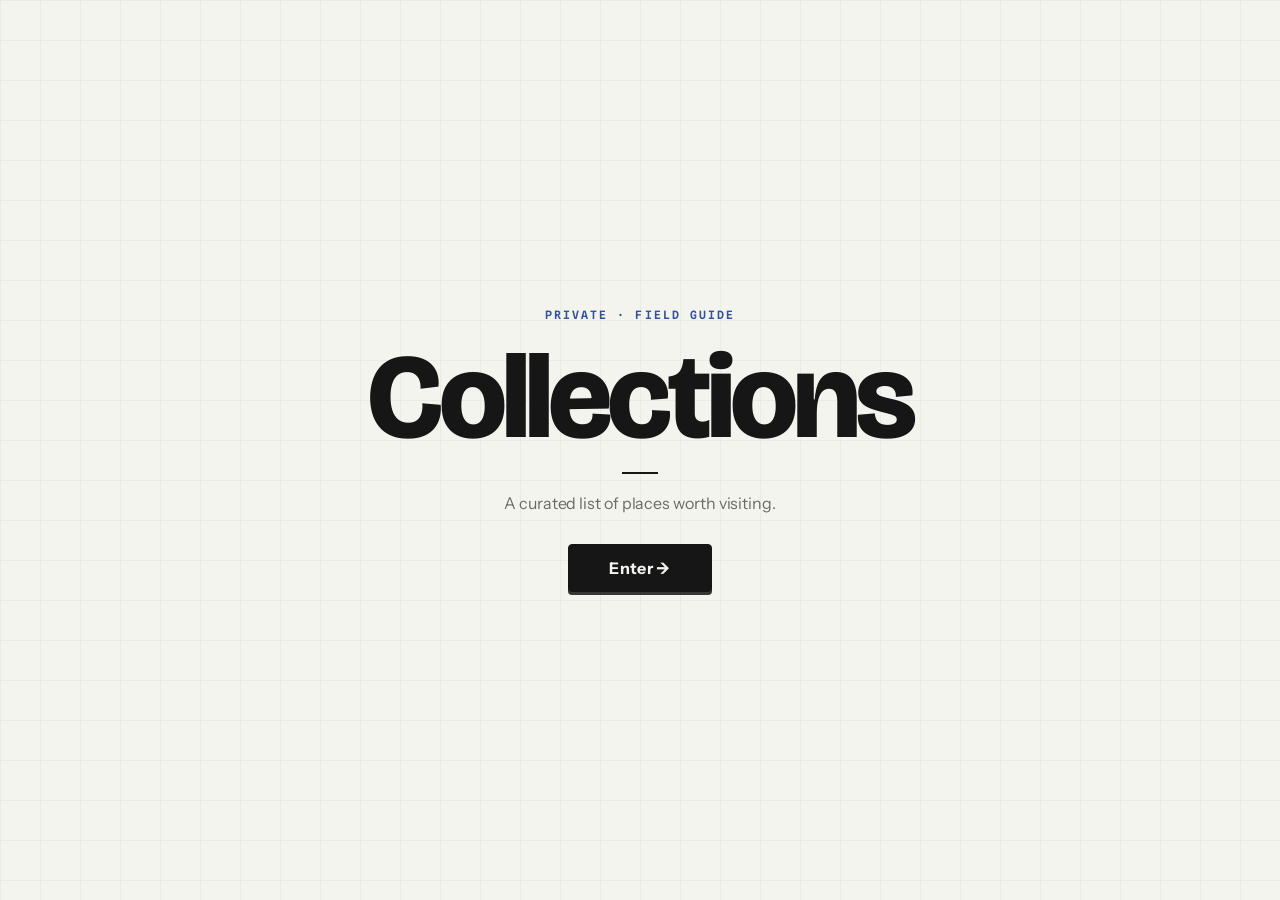
<file: public/index.html>
<!DOCTYPE html>
<html lang="en">
<head>
  <meta charset="UTF-8">
  <meta name="viewport" content="width=device-width, initial-scale=1">
  <title>Collections</title>
  <link rel="preconnect" href="https://fonts.googleapis.com">
  <link rel="preconnect" href="https://fonts.gstatic.com" crossorigin>
  <link href="https://fonts.googleapis.com/css2?family=Bricolage+Grotesque:opsz,wght@12..96,500;12..96,700;12..96,800&family=Instrument+Sans:wght@400;500;600;700&family=Spline+Sans+Mono:wght@400;500;600&display=swap" rel="stylesheet">
  <style>
    *, *::before, *::after { box-sizing: border-box; margin: 0; padding: 0; }

    :root {
      --bg: #F4F4EF;            /* butcher paper */
      --surface: #FFFFFF;
      --ink: #161616;
      --ink-muted: #6B6B64;
      --ink-subtle: #A7A79D;
      --line: #E2E2D8;
      --chili: #34529C;         /* dusty cobalt */
      --display: 'Bricolage Grotesque', -apple-system, BlinkMacSystemFont, sans-serif;
      --body: 'Instrument Sans', -apple-system, BlinkMacSystemFont, sans-serif;
      --mono: 'Spline Sans Mono', ui-monospace, monospace;
    }

    html, body {
      height: 100%;
      font-family: var(--body);
      background: var(--bg);
      color: var(--ink);
      -webkit-font-smoothing: antialiased;
      overflow: hidden;
      letter-spacing: -.005em;
    }

    /* Faint ledger grid */
    body::before {
      content: '';
      position: fixed;
      inset: 0;
      background-image:
        linear-gradient(var(--line) 1px, transparent 1px),
        linear-gradient(90deg, var(--line) 1px, transparent 1px);
      background-size: 40px 40px;
      opacity: .5;
      pointer-events: none;
    }

    .hero {
      display: flex;
      flex-direction: column;
      align-items: center;
      justify-content: center;
      height: 100dvh;
      text-align: center;
      padding: 2rem;
      gap: 1.1rem;
      position: relative;
      z-index: 1;
    }

    .hero-eyebrow {
      font-family: var(--mono);
      font-size: .72rem;
      font-weight: 600;
      letter-spacing: .18em;
      text-transform: uppercase;
      color: var(--chili);
    }

    .hero-title {
      font-family: var(--display);
      font-size: clamp(3rem, 11vw, 7.5rem);
      font-weight: 800;
      letter-spacing: -.04em;
      line-height: .95;
      color: var(--ink);
    }

    .hero-rule {
      width: 36px;
      height: 2px;
      background: var(--ink);
      border: none;
    }

    .hero-sub {
      font-size: 1rem;
      font-weight: 400;
      color: var(--ink-muted);
      max-width: 340px;
      line-height: 1.6;
    }

    /* Enter CTA — ink-filled, bordered, hard offset shadow */
    .enter-btn {
      display: inline-flex;
      align-items: center;
      gap: .5rem;
      margin-top: .6rem;
      font-family: var(--body);
      font-size: 1rem;
      font-weight: 700;
      letter-spacing: .02em;
      color: var(--bg);
      background: var(--ink);
      text-decoration: none;
      border: 1.5px solid var(--ink);
      border-radius: 4px;
      padding: .8rem 2.5rem;
      box-shadow: 0 3px 0 rgba(22,22,22,.85);
      transition: transform .08s, box-shadow .08s;
    }
    .enter-btn:hover { transform: translateY(-2px); box-shadow: 0 5px 0 rgba(22,22,22,.85); text-decoration: none; }
    .enter-btn:active { transform: translateY(0); box-shadow: none; }

    @media (prefers-reduced-motion: reduce) {
      .enter-btn { transition: none; }
    }
  </style>
</head>
<body>
  <main class="hero">
    <p class="hero-eyebrow">Private · Field Guide</p>
    <h1 class="hero-title">Collections</h1>
    <hr class="hero-rule">
    <p class="hero-sub">A curated list of places worth visiting.</p>
    <a href="collections.html" class="enter-btn">Enter →</a>
  </main>
</body>
</html>
</file>
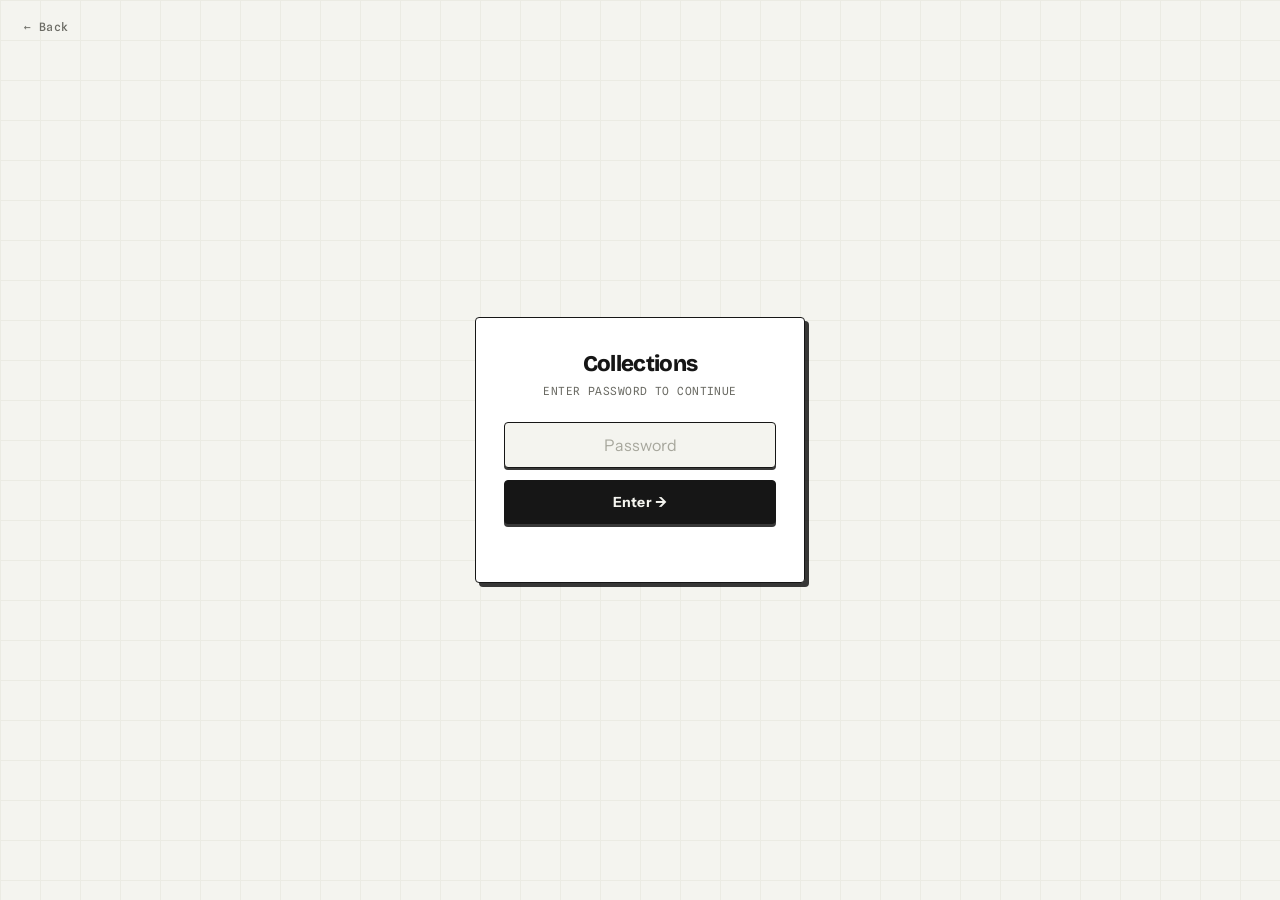
<file: public/admin.html>
<!DOCTYPE html>
<html lang="en">
<head>
  <meta charset="UTF-8">
  <meta name="viewport" content="width=device-width, initial-scale=1">
  <title>Admin · Collections</title>
  <link rel="preconnect" href="https://fonts.googleapis.com">
  <link rel="preconnect" href="https://fonts.gstatic.com" crossorigin>
  <link href="https://fonts.googleapis.com/css2?family=Bricolage+Grotesque:opsz,wght@12..96,500;12..96,700;12..96,800&family=Instrument+Sans:wght@400;500;600;700&family=Spline+Sans+Mono:wght@400;500;600&display=swap" rel="stylesheet">
  <link rel="stylesheet" href="style.css">
  <style>
    @keyframes gate-shake {
      0%,100% { transform: translateX(0) }
      20%,60% { transform: translateX(-8px) }
      40%,80% { transform: translateX(8px) }
    }
    .gate-shake { animation: gate-shake .4s ease; }
    /* ── Admin layout ── */
    .admin-layout {
      display: flex;
      height: calc(100dvh - 52px);
      overflow: hidden;
    }
    .admin-sidebar {
      width: 168px;
      border-right: 1px solid var(--border);
      background: var(--surface);
      flex-shrink: 0;
      display: flex;
      flex-direction: column;
      padding: 1.25rem 0 1rem;
      gap: .15rem;
    }
    .admin-sidebar-title {
      font-size: .62rem;
      font-weight: 700;
      letter-spacing: .1em;
      text-transform: uppercase;
      color: var(--text-subtle);
      padding: 0 1.1rem .75rem;
    }
    .admin-tab-btn {
      display: flex;
      align-items: center;
      gap: .5rem;
      padding: .55rem 1.1rem;
      border: none;
      background: transparent;
      text-align: left;
      width: 100%;
      font-size: .82rem;
      font-weight: 500;
      color: var(--text-muted);
      cursor: pointer;
      font-family: var(--font);
      transition: all .12s;
    }
    .admin-tab-btn:hover { color: var(--text); background: var(--gray-light); }
    .admin-tab-btn.active { color: var(--blue); background: var(--blue-light); font-weight: 600; }
    .admin-tab-icon { font-size: .9rem; }
    .admin-main { flex: 1; overflow-y: auto; min-width: 0; position: relative; }
    .admin-tab-panel { display: none; }
    .admin-tab-panel.active { display: block; }

    /* ── List tab toolbar ── */
    .list-toolbar {
      display: flex;
      align-items: center;
      gap: .5rem;
      padding: .5rem 1rem;
      background: var(--surface);
      border-bottom: 1px solid var(--border);
      position: sticky;
      top: 0;
      z-index: 50;
      flex-wrap: wrap;
    }
    .list-toolbar .toolbar-count { margin-left: auto; }

    /* Quick-remove × on each card */
    .card-quick-remove {
      position: absolute;
      top: .45rem;
      right: .45rem;
      z-index: 10;
      width: 24px; height: 24px;
      border-radius: 50%;
      background: rgba(0,0,0,.55);
      border: none;
      color: #fff;
      font-size: .8rem;
      line-height: 1;
      cursor: pointer;
      display: flex;
      align-items: center;
      justify-content: center;
      opacity: 0;
      transition: opacity .15s, background .15s;
      font-family: var(--font);
      backdrop-filter: blur(4px);
    }
    .card:hover .card-quick-remove { opacity: 1; }
    .card-quick-remove:hover { background: var(--red); }
    /* Always visible in select mode */
    .card.selected .card-quick-remove,
    [data-select-mode="true"] .card-quick-remove { opacity: 1; }

    /* ── Admin section (import/closed/diff content) ── */
    .admin-section {
      max-width: 680px;
      margin: 0 auto;
      padding: 1.75rem 1.5rem 4rem;
    }
    /* Import & Sync section collapsibles */
    #tab-import-sync { max-width: 680px; margin: 0 auto; padding: 1.25rem 1.5rem 4rem; }
    #tab-import-sync details { border: 1.5px solid var(--line); border-radius: var(--radius); margin-bottom: .75rem; overflow: hidden; background: var(--surface); }
    #tab-import-sync details[open] { border-color: var(--ink); box-shadow: var(--shadow); }
    .sync-section-header {
      display: flex; align-items: center; gap: .5rem;
      font-size: .9rem; font-weight: 700; letter-spacing: -.02em;
      padding: .85rem 1rem; cursor: pointer; list-style: none;
      background: var(--surface); color: var(--text);
      user-select: none;
    }
    .sync-section-header::-webkit-details-marker { display: none; }
    details[open] > .sync-section-header { border-bottom: 1px solid var(--border); }
    #tab-import-sync .admin-section { padding: 1.25rem 1.25rem 1.5rem; max-width: none; margin: 0; }
    #tab-import-sync .admin-section h2 { display: none; }
    .admin-section h2 { font-size: 1.1rem; font-weight: 800; letter-spacing: -.03em; margin-bottom: .3rem; }
    .admin-section .section-desc {
      font-size: .82rem;
      color: var(--text-muted);
      margin-bottom: 1.25rem;
      line-height: 1.55;
    }
    .api-notice {
      background: var(--gray-light);
      border: 1px solid var(--mustard);
      border-radius: var(--radius-sm);
      padding: .55rem .85rem;
      font-size: .8rem;
      color: var(--text);
      font-weight: 500;
      margin-bottom: 1.25rem;
    }
    .free-notice {
      background: var(--pistachio-soft);
      border: 1px solid var(--pistachio);
      border-radius: var(--radius-sm);
      padding: .55rem .85rem;
      font-size: .8rem;
      color: var(--text);
      font-weight: 500;
      margin-bottom: 1.25rem;
    }
    .stat-row {
      display: flex;
      gap: .75rem;
      flex-wrap: wrap;
      margin-bottom: 1.25rem;
    }
    .stat-pill {
      padding: .35rem .85rem;
      border-radius: 20px;
      font-size: .8rem;
      font-weight: 700;
      border: 1px solid var(--border);
      background: var(--gray-light);
      color: var(--text-muted);
    }
    .stat-pill.warn { border-color: var(--mustard); color: var(--mustard); }
    .stat-pill.danger { border-color: var(--red); color: var(--red); }
    .stat-pill.ok { border-color: var(--green); color: var(--green); }

    /* Closed results list */
    .closed-results { margin-top: 1rem; }
    .closed-row {
      display: flex;
      align-items: center;
      gap: .75rem;
      padding: .6rem .75rem;
      border-radius: var(--radius-sm);
      background: var(--gray-light);
      margin-bottom: .35rem;
      font-size: .82rem;
    }
    .closed-row .biz-name { font-weight: 600; flex: 1; min-width: 0; }
    .closed-row .biz-name a { color: var(--text); }
    .closed-row .biz-name a:hover { color: var(--blue); }
    .closed-row .biz-city { color: var(--text-subtle); font-size: .76rem; }
    .progress-bar-wrap { background: var(--gray-light); border: 1px solid var(--line); border-radius: var(--radius-sm); height: 10px; overflow: hidden; margin: .75rem 0; }
    .progress-bar-fill { background: var(--blue); height: 100%; width: 0%; transition: width .3s; }

    /* Import scroll snippet — ink-on-paper inversion, theme-aware */
    .snippet-box {
      background: var(--ink);
      color: var(--bg);
      font-family: var(--mono);
      padding: .75rem;
      border-radius: var(--radius-sm);
      font-size: .72rem;
      overflow-x: auto;
      white-space: pre-wrap;
      cursor: pointer;
      position: relative;
      margin-top: .5rem;
      line-height: 1.5;
    }
    .snippet-copy-hint {
      position: absolute;
      top: .4rem;
      right: .5rem;
      font-size: .68rem;
      color: var(--bg);
      opacity: .55;
    }

    /* Business add/edit form modal */
    #biz-form-modal { background: rgba(22,22,22,.55); }
    [data-theme="dark"] #biz-form-modal { background: rgba(0,0,0,.72); }
    .bf-grid { display: grid; grid-template-columns: 1fr 1fr; gap: .6rem; }
    @media (max-width: 480px) { .bf-grid { grid-template-columns: 1fr; } }
    .import-input:disabled { opacity: .45; border-color: var(--line); }
  </style>
</head>
<body>

<nav class="nav">
  <span class="nav-logo">Collections <span style="font-size:.65rem;background:var(--yellow);color:#fff;padding:.1rem .4rem;border-radius:6px;vertical-align:middle;font-weight:700;">ADMIN</span></span>
  <div class="nav-menu-wrap">
    <button class="nav-menu-btn" id="nav-menu-btn" aria-label="Menu">☰</button>
    <div class="nav-menu-dropdown" id="nav-menu-dropdown">
      <a class="nav-menu-item" href="collections.html">My List</a>
      <a class="nav-menu-item" href="admin.html">Admin</a>
      <div class="nav-menu-divider"></div>
      <button class="nav-menu-item" id="dark-toggle">Dark mode</button>
      <div class="nav-menu-divider"></div>
      <button class="nav-menu-item" id="logout-btn">Log out</button>
    </div>
  </div>
</nav>

<div class="admin-layout">

  <!-- ── Left sidebar ── -->
  <aside class="admin-sidebar">
    <div class="admin-sidebar-title">Admin</div>
    <button class="admin-tab-btn active" data-tab="list"><span class="admin-tab-icon">☰</span> List</button>
    <button class="admin-tab-btn" data-tab="import-sync"><span class="admin-tab-icon">⬇</span> Import &amp; Sync</button>
    <button class="admin-tab-btn" data-tab="tags"><span class="admin-tab-icon">🏷</span> Tags</button>
    <button class="admin-tab-btn" data-tab="connections"><span class="admin-tab-icon">🔌</span> Connections</button>
    <button class="admin-tab-btn" data-tab="stats"><span class="admin-tab-icon">📊</span> Stats</button>
    <div style="flex:1;"></div>
    <button id="btn-lock-admin" class="admin-tab-btn" style="color:var(--text-subtle);font-size:.75rem;"><span class="admin-tab-icon">🔒</span> Lock</button>
  </aside>

  <!-- ── Main content ── -->
  <div class="admin-main" id="admin-main">

    <!-- ══ Tab: List ══ -->
    <div id="tab-list" class="admin-tab-panel active">
      <!-- Multi-select bar -->
      <div class="select-bar" id="select-bar" style="display:none;">
        <span id="select-count">0 selected</span>
        <span class="select-spacer"></span>
        <button id="bulk-want">Want to Go</button>
        <button id="bulk-been">Been</button>
        <button id="bulk-skip">Skip</button>
        <button id="bulk-add-tag">+ Tag</button>
        <button id="bulk-remove-tag">− Tag</button>
        <button id="bulk-remove" class="danger">Remove</button>
        <button id="select-cancel">Cancel</button>
      </div>

      <!-- Banners -->
      <div id="not-found-banner" class="banner banner-alert" style="display:none;">
        <span id="not-found-msg"></span>
        <div style="margin-left:auto;display:flex;gap:.4rem;flex-shrink:0;">
          <button class="banner-btn banner-btn-blue" id="btn-review-stubs">Review</button>
          <button class="banner-btn" id="btn-remove-not-found">Remove all</button>
        </div>
      </div>
      <div id="closed-banner" class="banner banner-alert" style="display:none;">
        <span id="closed-msg"></span>
        <div style="margin-left:auto;display:flex;gap:.4rem;flex-shrink:0;">
          <button class="banner-btn banner-btn-blue" id="btn-review-closed">Review in Check Closed</button>
          <button class="banner-btn" id="btn-remove-closed">Remove all</button>
        </div>
      </div>

      <!-- Stub review panel (shown inline when "Review →" clicked) -->
      <div id="stub-review-panel" style="display:none;border-bottom:1px solid var(--border);background:var(--surface);padding:1rem 1.25rem;">
        <div style="display:flex;align-items:center;justify-content:space-between;margin-bottom:.75rem;">
          <p style="font-weight:700;font-size:.88rem;">Not-found placeholders — check Yelp links manually</p>
          <button id="btn-close-stub-review" class="btn-sm" style="font-size:.72rem;">Close ✕</button>
        </div>
        <p style="font-size:.78rem;color:var(--text-muted);margin-bottom:.75rem;">These were saved during import when the Yelp API returned 404. They may be closed, moved, or have a changed URL. Click to check each on Yelp before removing.</p>
        <div id="stub-review-list"></div>
      </div>

      <!-- List toolbar -->
      <div class="list-toolbar">
        <button class="view-btn" id="btn-select-mode">☑ Select</button>
        <button class="view-btn" id="btn-filter-toggle">⚙ Filters</button>
        <button class="view-btn" id="btn-view-toggle" title="Toggle list/tile view">⊞ Tiles</button>
        <div class="search-bar-wrap" style="max-width:300px;">
          <div class="search-bar">
            <svg class="search-icon" width="13" height="13" viewBox="0 0 14 14" fill="none" stroke="currentColor" stroke-width="2" stroke-linecap="round" stroke-linejoin="round"><circle cx="6" cy="6" r="4.5"/><line x1="9.5" y1="9.5" x2="13" y2="13"/></svg>
            <input type="search" id="admin-search" placeholder="Search name, notes, tags…" autocomplete="off" style="font-size:.8rem;">
          </div>
        </div>
        <span class="toolbar-count" id="count-label"></span>
      </div>

      <!-- Filter drawer — inline collapsible panel -->
      <div id="filter-drawer" style="display:none;padding:1rem 1.25rem;border-bottom:1px solid var(--border);background:var(--surface);">
        <div class="filter-label">Status</div>
        <div class="filter-row" id="status-chips">
          <span class="chip active" data-val="">All</span>
          <span class="chip" data-val="want">Want to Go</span>
          <span class="chip" data-val="been">Been There</span>
        </div>
        <div class="filter-label" style="margin-top:.75rem;">Price</div>
        <div class="filter-row" id="price-chips">
          <span class="chip" data-val="$">$</span>
          <span class="chip" data-val="$$">$$</span>
          <span class="chip" data-val="$$$">$$$</span>
          <span class="chip" data-val="$$$$">$$$$</span>
        </div>
        <div class="filter-label" style="margin-top:.75rem;">Min rating</div>
        <div class="filter-row" id="rating-chips">
          <span class="chip active" data-val="">Any</span>
          <span class="chip" data-val="3">3+</span>
          <span class="chip" data-val="4">4+</span>
          <span class="chip" data-val="4.5">4.5+</span>
        </div>
        <div class="filter-label" style="margin-top:.75rem;">Tags</div>
        <div class="filter-row" id="tag-chips"></div>
        <div style="margin-top:.75rem;display:flex;align-items:center;gap:.75rem;flex-wrap:wrap;">
          <div>
            <div class="filter-label">Sort by</div>
            <select class="sort-select" id="sort-select">
              <option value="saved">Date saved</option>
              <option value="rating">Rating</option>
              <option value="name">Name</option>
              <option value="distance">Distance</option>
            </select>
          </div>
          <div id="zip-wrap" style="display:none;">
            <div class="filter-label">or enter ZIP</div>
            <input type="text" id="zip-input" placeholder="90210" maxlength="10" style="width:80px;padding:.3rem .5rem;border:1.5px solid var(--border);border-radius:var(--radius-sm);font-size:.82rem;font-family:var(--font);background:var(--bg);color:var(--text);">
            <span id="zip-status" style="font-size:.72rem;color:var(--text-subtle);margin-left:.3rem;"></span>
          </div>
          <label style="font-size:.82rem;display:flex;align-items:center;gap:.4rem;margin-top:1rem;">
            <input type="checkbox" id="show-closed"> Show closed
          </label>
          <label style="font-size:.82rem;display:flex;align-items:center;gap:.4rem;margin-top:1rem;">
            <input type="checkbox" id="open-now"> Open now
          </label>
        </div>
        <button id="filter-apply-btn" class="btn-primary" style="margin-top:1rem;max-width:160px;">Apply</button>
      </div>

      <!-- Cards -->
      <div class="cards" id="cards" style="padding:1.25rem;"></div>
      <div class="empty" id="empty-state" style="display:none;">
        <h2>No places saved yet</h2>
        <p>Go to the Import tab to bring in your Yelp collections.</p>
      </div>
    </div>

    <!-- ══ Tab: Import & Sync ══ -->
    <div id="tab-import-sync" class="admin-tab-panel">

    <!-- ─── Section 1: Add New ─────────────────────────── -->
    <details open>
      <summary class="sync-section-header">⬇ Add New</summary>
      <div id="tab-import" class="admin-tab-panel" style="display:block!important;padding:0;">
      <div class="admin-section">
        <h2>Import</h2>
        <p class="section-desc">Two-phase workflow: check your list against what's already saved (no API), then execute the import with live progress and error details.</p>

        <!-- PHASE 1: Input & Check -->
        <div id="import-phase1">

          <!-- Quick search import -->
          <div style="margin-bottom:1.5rem;padding-bottom:1.5rem;border-bottom:1px solid var(--border);">
            <p style="font-weight:700;font-size:.9rem;margin-bottom:.3rem;">Search & import</p>
            <p class="section-desc" style="margin-bottom:.75rem;">Find a restaurant on Yelp and import it in one click.</p>
            <div style="display:flex;gap:.5rem;flex-wrap:wrap;">
              <input id="search-import-term" class="import-input" type="text" placeholder="Restaurant name…"
                style="flex:2;min-width:160px;margin:0;">
              <input id="search-import-location" class="import-input" type="text" placeholder="City or neighborhood…"
                style="flex:1;min-width:140px;margin:0;">
              <button id="btn-search-import" class="btn-primary" style="flex-shrink:0;min-width:100px;white-space:nowrap;">Search</button>
            </div>
            <div id="search-import-results" style="margin-top:.75rem;"></div>
            <button id="btn-add-manual" class="btn-sm" style="margin-top:.75rem;">＋ Add manually (no Yelp)</button>
          </div>

          <!-- Bulk import from Yelp URLs -->
          <details style="margin-bottom:1rem;">
            <summary style="font-size:.82rem;font-weight:600;cursor:pointer;color:var(--text-muted);padding:.35rem 0;">Show browser console snippets</summary>
            <div style="font-size:.82rem;margin-top:.75rem;">
              <p style="margin-bottom:.35rem;font-weight:600;">Step 1 — Auto-scroll the Yelp page:</p>
              <div class="snippet-box" id="scroll-snippet"><span class="snippet-copy-hint">click to copy</span><code>(async () => {
  let prev = 0, unchanged = 0;
  while (unchanged < 3) {
    window.scrollTo(0, 9999999);
    document.documentElement.scrollTop = 9999999;
    document.body.scrollTop = 9999999;
    await new Promise(r => setTimeout(r, 3000));
    const curr = [...document.querySelectorAll('a[href*="/biz/"]')]
      .map(a => a.href.split('?')[0])
      .filter((v,i,a) => a.indexOf(v) === i).length;
    if (curr === prev) unchanged++;
    else { unchanged = 0; prev = curr; }
    console.log('Loaded ' + curr + ' so far…');
  }
  alert('Done! ' + prev + ' found. Now run Step 2.');
})();</code></div>
              <p style="margin:.75rem 0 .35rem;font-weight:600;">Step 2 — Copy all URLs:</p>
              <div class="snippet-box" id="copy-snippet"><span class="snippet-copy-hint">click to copy</span><code>const links = [...document.querySelectorAll('a[href*="/biz/"]')]
  .map(a => { try { return decodeURIComponent(a.href.split('?')[0]) } catch { return a.href.split('?')[0] } })
  .filter((v,i,a) => a.indexOf(v)===i)
  .filter(u => /yelp\.com\/biz\/[^/?#\s]+/.test(u));
copy(links.join('\n'));
alert(links.length + ' URLs copied!');</code></div>
            </div>
          </details>

          <label class="filter-label" style="display:block;margin-bottom:.4rem;">Import label (optional)</label>
          <input id="import-label" class="import-input" type="text" placeholder="e.g., June 2026 favorites" style="margin-bottom:1rem;">

          <label class="filter-label" style="display:block;margin-bottom:.4rem;">Business URLs — paste from clipboard</label>
          <textarea id="import-urls" class="import-input" rows="8" placeholder="https://www.yelp.com/biz/some-restaurant&#10;…"></textarea>
          <div style="display:flex;gap:.5rem;align-items:center;">
            <button id="btn-check-list" class="btn-primary" style="max-width:180px;">Check my list</button>
            <span style="font-size:.78rem;color:var(--text-subtle);">No API calls — instant</span>
          </div>

          <!-- Resume banner -->
          <div id="import-resume-box" style="display:none;background:var(--blue-light);border:1px solid var(--blue-subtle);border-radius:var(--radius-sm);padding:.75rem 1rem;margin-top:.75rem;font-size:.84rem;">
            <p id="import-resume-info" style="margin-bottom:.5rem;font-weight:500;"></p>
            <div style="display:flex;gap:.5rem;">
              <button id="btn-import-resume" class="btn-primary" style="flex:1;">Resume import</button>
              <button id="btn-import-clear" class="btn-sm">Discard</button>
            </div>
          </div>

          <!-- Check results -->
          <div id="import-check-results" style="display:none;margin-top:1.25rem;">
            <div id="import-check-pills" style="display:flex;gap:.6rem;flex-wrap:wrap;margin-bottom:1rem;"></div>

            <!-- Editable table of what to import -->
            <div id="import-table-section" style="display:none;">
              <div style="display:flex;align-items:center;gap:.75rem;margin-bottom:.6rem;">
                <p style="font-weight:700;font-size:.9rem;" id="import-table-title"></p>
                <button id="btn-proceed-import" class="btn-primary" style="max-width:220px;"></button>
              </div>
              <table style="width:100%;border-collapse:collapse;font-size:.84rem;margin-bottom:1rem;">
                <thead>
                  <tr style="border-bottom:2px solid var(--border);">
                    <th style="width:36px;padding:.4rem .5rem;text-align:center;">
                      <input type="checkbox" id="select-all-import" checked title="Select all">
                    </th>
                    <th style="padding:.4rem .75rem;text-align:left;font-weight:700;color:var(--text-muted);font-size:.7rem;text-transform:uppercase;letter-spacing:.05em;">Business</th>
                    <th style="padding:.4rem .75rem;text-align:left;font-weight:700;color:var(--text-muted);font-size:.7rem;text-transform:uppercase;letter-spacing:.05em;width:140px;">Type</th>
                    <th style="width:20px;"></th>
                  </tr>
                </thead>
                <tbody id="import-table-tbody"></tbody>
              </table>
            </div>

            <!-- Already imported / duplicates (collapsible) -->
            <div id="import-summary-details" style="font-size:.82rem;"></div>
          </div>
        </div>

        <!-- PHASE 2: Progress & Report -->
        <div id="import-phase2" style="display:none;">
          <div style="display:flex;justify-content:space-between;align-items:center;margin-bottom:.35rem;">
            <span style="font-size:.82rem;font-weight:600;">Importing…</span>
            <div style="display:flex;align-items:center;gap:.6rem;">
              <span id="import-counter" style="font-size:.8rem;color:var(--text-muted);"></span>
              <div style="display:flex;gap:.3rem;">
                <button id="btn-pause-import" class="btn-sm" style="font-size:.72rem;padding:.22rem .55rem;">Pause</button>
                <button id="btn-cancel-import" class="btn-sm danger" style="font-size:.72rem;padding:.22rem .55rem;">Cancel</button>
              </div>
            </div>
          </div>
          <div class="progress-bar-wrap"><div class="progress-bar-fill" id="import-bar"></div></div>
          <div class="progress-list" id="import-log" style="max-height:200px;overflow-y:auto;margin-top:.5rem;"></div>

          <!-- Report (appears after import completes) -->
          <div id="import-report-box" style="display:none;margin-top:1.25rem;">
            <div id="import-report-pills" style="display:flex;gap:.6rem;flex-wrap:wrap;margin-bottom:1rem;"></div>

            <!-- Closed businesses review table -->
            <div id="import-closed-section" style="display:none;margin-bottom:1.25rem;">
              <p style="font-weight:700;font-size:.9rem;margin-bottom:.4rem;">⚠ Closed businesses — review before removing</p>
              <p style="font-size:.8rem;color:var(--text-muted);margin-bottom:.75rem;">These were imported but flagged as permanently closed. Check the Yelp page before removing.</p>
              <div style="display:flex;align-items:center;gap:.75rem;margin-bottom:.6rem;">
                <button id="import-closed-remove-selected" class="btn-sm danger" style="display:none;">Remove selected</button>
              </div>
              <table style="width:100%;border-collapse:collapse;font-size:.84rem;">
                <thead>
                  <tr style="border-bottom:2px solid var(--border);">
                    <th style="width:36px;padding:.4rem .5rem;text-align:center;"><input type="checkbox" id="import-closed-select-all"></th>
                    <th style="padding:.4rem .75rem;text-align:left;font-weight:700;color:var(--text-muted);font-size:.7rem;text-transform:uppercase;letter-spacing:.05em;">Business</th>
                    <th style="padding:.4rem .75rem;text-align:left;font-weight:700;color:var(--text-muted);font-size:.7rem;text-transform:uppercase;letter-spacing:.05em;">Location</th>
                    <th style="width:36px;"></th>
                  </tr>
                </thead>
                <tbody id="import-closed-tbody"></tbody>
              </table>
            </div>

            <!-- Not found / errors -->
            <div id="import-notfound-section" style="display:none;margin-bottom:1rem;"></div>

            <button id="btn-go-to-list" class="btn-primary" style="max-width:180px;">View my list</button>
          </div>
        </div>

        <!-- Import History -->
        <div id="import-history-section" style="margin-top:2rem;padding-top:2rem;border-top:1px solid var(--border);">
          <h3 style="font-size:.95rem;font-weight:700;margin-bottom:1rem;">Import history</h3>
          <div id="import-history-table"></div>
        </div>
      </div>
      </div><!-- /tab-import -->
    </details>

    <!-- ─── Section 2: Check Closed ─────────────────────── -->
    <details>
      <summary class="sync-section-header">🔍 Check Closed</summary>
      <div id="tab-closed" class="admin-tab-panel" style="display:block!important;padding:0;">
      <div class="admin-section">
        <h2>Check for Closed Businesses</h2>
        <div class="api-notice">⚠ Uses the Yelp API — 1 call per business that hasn't been checked within 7 days. Watch your daily quota.</div>
        <div class="stat-row" id="closed-stats"></div>
        <button id="btn-run-closed-check" class="btn-primary" style="max-width:200px;margin-bottom:1.25rem;">Run check</button>
        <div id="closed-check-progress" style="display:none;">
          <div class="progress-bar-wrap"><div class="progress-bar-fill" id="closed-bar"></div></div>
          <p id="closed-check-msg" style="font-size:.8rem;color:var(--text-muted);margin-top:.35rem;"></p>
        </div>
        <div id="closed-report" class="closed-results"></div>

        <!-- Cache debug -->
        <details style="margin-top:2rem;padding-top:1.5rem;border-top:1px solid var(--border);">
          <summary style="font-size:.82rem;font-weight:600;cursor:pointer;color:var(--text-muted);user-select:none;">
            🛠 Cache debug
          </summary>
          <div style="margin-top:.75rem;">
            <p style="font-size:.78rem;color:var(--text-muted);margin-bottom:.75rem;">
              Shows every business, what's stored in your collection vs. what the Yelp cache last returned, and how fresh the cache is. Mismatches may indicate a stale check or a bug.
            </p>
            <button id="btn-refresh-cache-debug" class="btn-sm" style="margin-bottom:.75rem;">↻ Refresh</button>
            <div id="cache-debug-table"></div>
          </div>
        </details>
      </div>
      </div><!-- /tab-closed -->
    </details>

    <!-- ─── Section 2b: Refresh Hours ──────────────────────── -->
    <details>
      <summary class="sync-section-header">🕐 Refresh Hours</summary>
      <div class="admin-section">
        <h2>Refresh Missing Hours</h2>
        <p class="section-desc">Re-fetches Yelp data for businesses that have no hours on record — usually those imported before hours were being saved. Businesses that already have hours are skipped.</p>
        <div class="api-notice">⚠ Uses 1 Yelp API call per business refreshed. Watch your daily quota.</div>
        <p id="hours-missing-count" style="font-size:.82rem;color:var(--text-muted);margin:.75rem 0;"></p>
        <button id="btn-refresh-hours" class="btn-primary" style="max-width:240px;margin-bottom:1.25rem;" disabled>Refresh missing hours</button>
        <div id="hours-refresh-progress" style="display:none;">
          <div class="progress-bar-wrap"><div class="progress-bar-fill" id="hours-bar"></div></div>
          <p id="hours-refresh-msg" style="font-size:.8rem;color:var(--text-muted);margin-top:.35rem;"></p>
        </div>
        <div id="hours-refresh-results"></div>
      </div>
    </details>

    <!-- ─── Section 3: Sync Data ─────────────────────────── -->
    <details>
      <summary class="sync-section-header">🔄 Sync Data</summary>
      <div id="tab-sync" class="admin-tab-panel" style="display:block!important;padding:0;">
        <div class="admin-section">
          <h2>Sync</h2>
          <p class="section-desc">Reconcile your collection against Yelp: check for missing entries or fetch updated business data.</p>

          <!-- Sub-mode toggle -->
          <div style="display:flex;gap:.35rem;margin-bottom:1.25rem;flex-wrap:wrap;">
            <button class="btn-sm sync-mode-btn active" data-mode="diff" style="font-size:.78rem;">📋 List Diff</button>
            <button class="btn-sm sync-mode-btn" data-mode="freshness" style="font-size:.78rem;">🔄 Data Freshness</button>
          </div>

          <!-- ── Mode: List Diff ── -->
          <div id="sync-mode-diff">
            <p class="section-desc" style="margin-bottom:.75rem;">Paste Yelp business URLs to see what's missing from your collection.</p>
            <textarea id="sync-diff-ids" class="import-input" rows="6"
              placeholder="https://www.yelp.com/biz/some-place&#10;https://www.yelp.com/biz/another-place&#10;…"></textarea>
            <button id="btn-sync-diff" class="btn-primary" style="margin-top:.5rem;">Check diff</button>
            <div id="sync-diff-results" style="margin-top:.75rem;font-size:.82rem;"></div>
          </div>

          <!-- ── Mode: Data Freshness ── -->
          <div id="sync-mode-freshness" style="display:none;">
            <div class="api-notice" style="margin-bottom:.75rem;">⚠ Uses 1 Yelp API call per business. Review your quota before running.</div>
            <div id="sync-quota-info" style="font-size:.82rem;color:var(--text-muted);margin-bottom:1rem;"></div>
            <button id="btn-sync-all" class="btn-primary" style="max-width:180px;margin-bottom:1rem;">Check all businesses</button>
            <div id="sync-progress" style="display:none;margin-bottom:.75rem;">
              <div class="progress-bar-wrap"><div class="progress-bar-fill" id="sync-bar"></div></div>
              <p id="sync-progress-msg" style="font-size:.8rem;color:var(--text-muted);margin-top:.35rem;"></p>
            </div>
            <div id="sync-results"></div>
          </div>
        </div>
      </div><!-- /tab-sync -->
    </details>

    <!-- ─── Section 4: Backup & Restore ──────────────────── -->
    <details>
      <summary class="sync-section-header">💾 Backup &amp; Restore</summary>
      <div class="admin-section">
        <h2>Backup &amp; Restore</h2>
        <p class="section-desc">Download your full collection (businesses, tags, notes, statuses) as a JSON file, or restore from a previous backup. Back up regularly — especially before the Yelp API trial ends.</p>
        <button id="btn-download-backup" class="btn-primary" style="max-width:220px;margin-bottom:1.5rem;">⬇ Download backup</button>
        <div style="border-top:1px solid var(--border);padding-top:1.25rem;">
          <p style="font-weight:700;font-size:.88rem;margin-bottom:.6rem;">Restore from file</p>
          <input id="restore-file" type="file" accept=".json,application/json" style="font-size:.82rem;margin-bottom:.75rem;display:block;">
          <div style="display:flex;gap:1rem;margin-bottom:.75rem;font-size:.84rem;">
            <label style="display:flex;align-items:center;gap:.35rem;cursor:pointer;">
              <input type="radio" name="restore-mode" value="merge" checked> Merge (keep current, add new)
            </label>
            <label style="display:flex;align-items:center;gap:.35rem;cursor:pointer;">
              <input type="radio" name="restore-mode" value="replace"> Replace everything
            </label>
          </div>
          <button id="btn-restore-backup" class="btn-sm" disabled>Import backup</button>
          <p id="restore-result" style="font-size:.82rem;margin-top:.6rem;"></p>
        </div>
      </div>
    </details>

    </div><!-- /tab-import-sync -->

    <!-- ══ Tab: Tags ══ -->
    <div id="tab-tags" class="admin-tab-panel">
      <div class="admin-section">
        <h2>Tag Manager</h2>
        <p class="section-desc">Create, color, rename, and delete tags. Tags created here are available to assign on any card — even before any business uses them.</p>

        <!-- Create new tag -->
        <div style="background:var(--gray-light);border-radius:var(--radius-sm);padding:1rem;margin-bottom:1.25rem;">
          <p style="font-weight:700;font-size:.88rem;margin-bottom:.6rem;">Create tag</p>
          <input id="new-tag-name" class="import-input" style="margin-bottom:.6rem;" type="text" placeholder="Tag name…">
          <p style="font-size:.75rem;font-weight:600;color:var(--text-muted);margin-bottom:.4rem;text-transform:uppercase;letter-spacing:.05em;">Color</p>
          <div id="new-tag-picker" class="color-picker-wrap"></div>
          <button id="btn-create-tag" class="btn-primary" style="margin-top:.75rem;max-width:160px;">Create tag</button>
        </div>

        <!-- Filter + list -->
        <input id="tag-search" class="import-input" style="margin-bottom:.75rem;" type="search" placeholder="Filter tags…" autocomplete="off">
        <div id="tags-list"></div>

        <!-- Suggested Tags -->
        <div style="margin-top:1.5rem;border-top:1px solid var(--border);padding-top:1.5rem;">
          <h3 style="font-size:.85rem;font-weight:700;margin-bottom:.25rem;">Suggested Tags</h3>
          <p class="section-desc" style="margin-bottom:.75rem;">Top categories across your collection that don't already have a matching tag. Click "Use" to pre-fill the recommender below.</p>
          <div id="suggested-tags-table"></div>
          <div id="suggested-tags-pages" style="display:flex;align-items:center;gap:.5rem;margin-top:.6rem;font-size:.82rem;color:var(--text-muted);"></div>
        </div>

        <!-- Tag Recommender -->
        <div style="margin-top:1.5rem;border-top:1px solid var(--border);padding-top:1.5rem;">
          <h3 style="font-size:.85rem;font-weight:700;margin-bottom:.25rem;">Tag Recommender</h3>
          <p class="section-desc" style="margin-bottom:.75rem;">Find restaurants matching keywords, then tag them all at once. Keywords auto-fill from the tag name — edit them to broaden or narrow.</p>
          <div style="display:flex;gap:.5rem;flex-wrap:wrap;margin-bottom:.6rem;">
            <input id="rec-tag" type="text" class="import-input" placeholder="Tag name…" style="flex:1;min-width:130px;margin:0;" autocomplete="off">
            <input id="rec-keywords" type="text" class="import-input" placeholder="Keywords (comma-separated)…" style="flex:2;min-width:180px;margin:0;" autocomplete="off">
          </div>
          <div id="rec-results"></div>
        </div>
      </div>
    </div>

    <!-- ══ Tab: Connections ══ -->
    <div id="tab-connections" class="admin-tab-panel">
      <div class="admin-section">
        <h2>Connections</h2>
        <p class="section-desc">Manage API credentials and monitor usage for connected services.</p>
        <div class="connections-grid">

          <!-- Yelp tile -->
          <div class="connection-tile">
            <div class="connection-tile-header">
              <div class="connection-tile-logo">
                <svg width="28" height="28" viewBox="0 0 28 28" fill="none"><rect width="28" height="28" rx="6" fill="#D32323"/><path d="M14 7.5c-.7 0-1.3.6-1.3 1.3v4.8l-3.8-2.8c-.6-.4-1.4-.3-1.8.3-.4.6-.2 1.4.4 1.8l4.5 3.1H7c-.7 0-1.3.6-1.3 1.3s.6 1.3 1.3 1.3h5.8l-4.5 3.1c-.6.4-.8 1.2-.4 1.8.4.6 1.2.7 1.8.3l3.8-2.8v4.8c0 .7.6 1.3 1.3 1.3s1.3-.6 1.3-1.3v-4.8l3.8 2.8c.6.4 1.4.3 1.8-.3.4-.6.2-1.4-.4-1.8L19.2 17H21c.7 0 1.3-.6 1.3-1.3s-.6-1.3-1.3-1.3h-5.8l4.5-3.1c.6-.4.8-1.2.4-1.8-.4-.6-1.2-.7-1.8-.3l-3.8 2.8V8.8c0-.7-.6-1.3-1.3-1.3z" fill="white"/></svg>
              </div>
              <div style="flex:1;">
                <div class="connection-tile-name">Yelp Fusion API</div>
                <div class="connection-tile-status" id="yelp-conn-status">
                  <span class="status-dot"></span><span id="yelp-conn-status-text">Not checked</span>
                </div>
              </div>
              <a href="https://www.yelp.com/developers/v3/manage_app" target="_blank" rel="noopener"
                 class="btn-sm" style="font-size:.72rem;">Manage →</a>
            </div>

            <div class="connection-tile-body">
              <!-- API Key -->
              <div class="conn-field">
                <div class="conn-field-label">API Key</div>
                <div class="conn-field-value" id="yelp-key-info" style="color:var(--text-muted);font-size:.82rem;">
                  Stored in Vercel environment — never exposed to the browser.
                </div>
              </div>

              <!-- Rate limit -->
              <div class="conn-field">
                <div class="conn-field-label">Daily quota</div>
                <div id="yelp-quota-wrap">
                  <div style="display:flex;justify-content:space-between;font-size:.78rem;margin-bottom:.3rem;">
                    <span id="yelp-quota-text" style="color:var(--text-muted);">—</span>
                    <span id="yelp-reset-text" style="color:var(--text-subtle);"></span>
                  </div>
                  <div style="background:var(--border);border-radius:4px;height:6px;overflow:hidden;">
                    <div id="yelp-quota-bar" style="background:var(--blue);height:100%;width:0%;transition:width .4s;"></div>
                  </div>
                </div>
              </div>

              <!-- Last checked -->
              <div class="conn-field">
                <div class="conn-field-label">Last updated</div>
                <span id="yelp-last-updated" style="font-size:.8rem;color:var(--text-muted);">—</span>
              </div>

              <div style="display:flex;gap:.5rem;margin-top:.75rem;">
                <button id="btn-test-yelp" class="btn-primary" style="max-width:160px;">Test connection</button>
                <button id="btn-refresh-yelp" class="btn-sm">↻ Refresh quota</button>
              </div>
              <p id="yelp-conn-error" style="display:none;font-size:.78rem;color:var(--red);margin-top:.5rem;"></p>
            </div>
          </div>

        </div>
      </div>
    </div>

    <!-- ══ Tab: Stats ══ -->
    <div id="tab-stats" class="admin-tab-panel">
      <div class="admin-section">
        <h2>Collection Stats</h2>
        <p class="section-desc">A breakdown of your saved places.</p>
        <div id="stats-body" style="margin-top:1.25rem;display:flex;flex-direction:column;gap:1.5rem;"></div>
      </div>
    </div>

  </div><!-- /admin-main -->
</div><!-- /admin-layout -->

<!-- Admin password gate overlay -->
<div id="admin-gate" style="display:none;position:fixed;inset:0;z-index:9999;background:var(--bg);align-items:center;justify-content:center;flex-direction:column;gap:1rem;">
  <div style="background:var(--surface);border:1.5px solid var(--ink);border-radius:var(--radius);padding:2.5rem 2rem;max-width:320px;width:100%;display:flex;flex-direction:column;gap:1rem;box-shadow:4px 4px 0 rgba(22,22,22,.85);">
    <div style="font-size:1.1rem;font-weight:700;">🔐 Admin Access</div>
    <input id="gate-input" type="password" placeholder="Password" class="import-input" autofocus style="width:100%;box-sizing:border-box;margin:0;">
    <button id="gate-submit" class="btn-primary" style="width:100%;">Enter</button>
    <div id="gate-error" style="color:var(--red);font-size:.82rem;min-height:1rem;"></div>
  </div>
</div>

<!-- Business add/edit form modal -->
<div id="biz-form-modal" style="display:none;position:fixed;inset:0;z-index:9000;align-items:flex-start;justify-content:center;overflow-y:auto;padding:2rem 1rem;">
  <div style="background:var(--surface);border:1.5px solid var(--ink);border-radius:var(--radius);padding:1.5rem;max-width:560px;width:100%;box-shadow:0 6px 0 rgba(22,22,22,.85);margin:auto 0;">
    <div style="display:flex;justify-content:space-between;align-items:center;margin-bottom:1rem;">
      <h2 id="biz-form-title" style="font-size:1.1rem;font-weight:800;margin:0;">Add business</h2>
      <button id="biz-form-close" class="btn-sm" aria-label="Close">✕</button>
    </div>
    <p id="biz-form-note" style="display:none;font-size:.76rem;color:var(--text-muted);margin:0 0 .75rem;">⚠ For Yelp-imported places, a later "Sync Data" freshness run can overwrite these fields with fresh Yelp values.</p>
    <div class="bf-grid">
      <input id="bf-name" class="import-input" type="text" placeholder="Name *" style="grid-column:1/-1;margin:0;">
      <input id="bf-address1" class="import-input" type="text" placeholder="Street address" style="grid-column:1/-1;margin:0;">
      <input id="bf-city" class="import-input" type="text" placeholder="City" style="margin:0;">
      <input id="bf-state" class="import-input" type="text" placeholder="State" style="margin:0;">
      <input id="bf-zip" class="import-input" type="text" placeholder="ZIP" style="margin:0;">
      <select id="bf-price" class="import-input" style="margin:0;">
        <option value="">Price…</option><option>$</option><option>$$</option><option>$$$</option><option>$$$$</option>
      </select>
      <input id="bf-rating" class="import-input" type="number" min="0" max="5" step="0.1" placeholder="Rating (0–5)" style="margin:0;">
      <input id="bf-phone" class="import-input" type="tel" placeholder="Phone" style="margin:0;">
      <input id="bf-categories" class="import-input" type="text" placeholder="Categories (comma-separated)" style="grid-column:1/-1;margin:0;">
      <input id="bf-website" class="import-input" type="url" placeholder="Website URL" style="grid-column:1/-1;margin:0;">
      <input id="bf-image" class="import-input" type="url" placeholder="Image URL" style="grid-column:1/-1;margin:0;">
      <input id="bf-lat" class="import-input" type="text" inputmode="decimal" placeholder="Latitude (optional)" style="margin:0;">
      <input id="bf-lng" class="import-input" type="text" inputmode="decimal" placeholder="Longitude (optional)" style="margin:0;">
    </div>
    <details style="margin-top:.9rem;">
      <summary style="font-size:.82rem;font-weight:600;cursor:pointer;color:var(--text-muted);padding:.25rem 0;">Hours (optional)</summary>
      <div id="bf-hours" style="display:flex;flex-direction:column;gap:.35rem;margin-top:.5rem;"></div>
    </details>
    <div id="bf-error" style="color:var(--red);font-size:.8rem;min-height:1.1rem;margin-top:.6rem;"></div>
    <div style="display:flex;gap:.5rem;justify-content:flex-end;margin-top:.4rem;">
      <button id="biz-form-cancel" class="btn-sm">Cancel</button>
      <button id="biz-form-save" class="btn-primary" style="max-width:140px;">Save</button>
    </div>
  </div>
</div>

<footer class="yelp-attr">Powered by <a href="https://www.yelp.com" target="_blank" rel="noopener">Yelp</a></footer>

<script type="module">
if (!localStorage.getItem('yc_auth')) { location.replace('login.html'); throw '' }
import {
  initCollection, loadCollection, removeBusiness, updateBusiness, addTag, removeTag,
  getAllTags, filterAndSort, checkClosedBusinesses, rateLimitStatus, getDisplayImage,
  renderNotes, starsHtml, categoryLabel,
  bulkSetStatus, bulkAddTag, bulkRemoveTag, bulkRemove,
  saveBusiness, saveStubBusiness,
  renameTagGlobal, deleteTagGlobal,
  getTagMeta, setTagColor, removeTagMeta, setTagListMeta, getSuggestedTags,
  getImports, saveImport, getImportQueue, setImportQueue,
  getRateInfo, checkYelpRateLimit, searchBusinesses,
  geocodeZip,
  getCollectionStats,
  diffYelpFields, applyYelpPatch, batchPatchCollection, yelpFetch,
  safeColor, isManual, authHeaders, exportBackup, replaceCollection, checkYelpAlive,
} from './app.js'

// ── Escaping helpers ───────────────────────────────────────────────────────
function esc(s) { return String(s ?? '').replace(/&/g,'&amp;').replace(/</g,'&lt;').replace(/>/g,'&gt;') }
function escAttr(s) { return String(s ?? '').replace(/&/g,'&amp;').replace(/"/g,'&quot;') }

// Age of the stored Yelp snapshot — once the API dies, this is the only
// honest signal of how stale rating/hours data is.
function dataAge(biz) {
  const ts = biz.import_date || biz.saved_at
  if (!ts) return ''
  const days = Math.floor((Date.now() - ts) / 86_400_000)
  if (days < 1) return 'today'
  if (days < 30) return `${days}d ago`
  if (days < 365) return `${Math.floor(days / 30)}mo ago`
  return `${Math.floor(days / 365)}y ago`
}

// ── Dark mode ─────────────────────────────────────────────────────────────
const darkToggle = document.getElementById('dark-toggle')
function applyTheme(dark) {
  document.documentElement.setAttribute('data-theme', dark ? 'dark' : 'light')
  darkToggle.textContent = dark ? '☀ Light mode' : '☾ Dark mode'
}
const savedTheme = localStorage.getItem('yc_theme')
applyTheme(savedTheme ? savedTheme === 'dark' : false)
darkToggle.addEventListener('click', () => {
  const isDark = document.documentElement.getAttribute('data-theme') === 'dark'
  applyTheme(!isDark)
  localStorage.setItem('yc_theme', isDark ? 'light' : 'dark')
})
const navMenuBtn = document.getElementById('nav-menu-btn')
const navMenuDropdown = document.getElementById('nav-menu-dropdown')
navMenuBtn.addEventListener('click', e => { e.stopPropagation(); navMenuDropdown.classList.toggle('open') })
document.addEventListener('click', () => navMenuDropdown.classList.remove('open'))
document.getElementById('logout-btn').addEventListener('click', () => { localStorage.removeItem('yc_auth'); location.replace('index.html') })

// ── Tab switching ──────────────────────────────────────────────────────────
function activateTab(tab) {
  document.querySelectorAll('.admin-tab-btn').forEach(b => b.classList.toggle('active', b.dataset.tab === tab))
  // Only toggle top-level panels (not nested sub-panels inside import-sync)
  document.querySelectorAll('#admin-main > .admin-tab-panel').forEach(p => p.classList.toggle('active', p.id === 'tab-' + tab))
  if (tab === 'import-sync')  { refreshClosedStats(); initRefreshHours(); updateYelpAliveUI() }
  if (tab === 'tags')         { renderTagsTab(); renderSuggestedTags() }
  if (tab === 'connections')  initConnectionsTab()
  if (tab === 'stats')        renderStatsTab()
  location.hash = tab
}

document.querySelectorAll('.admin-tab-btn').forEach(btn => {
  btn.addEventListener('click', () => activateTab(btn.dataset.tab))
})

// Restore tab from URL hash on load
const _rawHash = location.hash.replace('#', '') || 'list'
// Redirect legacy hashes to merged tab
const _hashRemap = { import: 'import-sync', closed: 'import-sync', sync: 'import-sync' }
const initialTab = _hashRemap[_rawHash] || _rawHash
const validTabs = ['list', 'import-sync', 'tags', 'connections', 'stats']
activateTab(validTabs.includes(initialTab) ? initialTab : 'list')

// ── State ──────────────────────────────────────────────────────────────────
let filters = { tags: [], price: [], minRating: '', status: '', showClosed: false }
let sortBy = 'saved'
let query = ''
let currentList = []
let selectMode = false
let selectedIds = new Set()
let viewMode = localStorage.getItem('yc_view_admin') || 'tile'

function matchesQuery(biz, q) {
  if (!q) return true
  const lower = q.toLowerCase()
  return [
    biz.name, biz.alias,
    ...(biz.categories || []).map(c => c.title),
    biz.location?.city, biz.location?.state, biz.location?.address1,
    biz.location?.neighborhood, biz.phone, biz.price,
    ...(biz.tags || []),
    biz.notes,
    ...(biz.transactions || []),
  ].filter(Boolean).some(f => String(f).toLowerCase().includes(lower))
}

function updateRateBar() { /* rate info moved to Connections tab */ }

document.getElementById('admin-search').addEventListener('input', e => { query = e.target.value; render() })

// ── View mode toggle ───────────────────────────────────────────────────────
document.getElementById('btn-view-toggle').addEventListener('click', () => {
  viewMode = viewMode === 'tile' ? 'list' : 'tile'
  localStorage.setItem('yc_view_admin', viewMode)
  render()
})

// ── Filter drawer (toggle inline) ─────────────────────────────────────────
const filterDrawer = document.getElementById('filter-drawer')
document.getElementById('btn-filter-toggle').addEventListener('click', () => {
  filterDrawer.style.display = filterDrawer.style.display === 'none' ? 'block' : 'none'
})
document.getElementById('filter-apply-btn').addEventListener('click', () => {
  filterDrawer.style.display = 'none'; render()
})

function setupChipGroup(id, multi, cb) {
  document.getElementById(id).addEventListener('click', e => {
    const chip = e.target.closest('.chip')
    if (!chip) return
    if (multi) chip.classList.toggle('active')
    else { document.querySelectorAll(`#${id} .chip`).forEach(c => c.classList.remove('active')); chip.classList.add('active') }
    cb()
  })
}
setupChipGroup('status-chips', false, () => { filters.status = document.querySelector('#status-chips .chip.active')?.dataset.val || '' })
setupChipGroup('price-chips',  true,  () => { filters.price = [...document.querySelectorAll('#price-chips .chip.active')].map(c => c.dataset.val) })
setupChipGroup('rating-chips', false, () => { filters.minRating = parseFloat(document.querySelector('#rating-chips .chip.active')?.dataset.val) || 0 })
setupChipGroup('tag-chips',    true,  () => { filters.tags = [...document.querySelectorAll('#tag-chips .chip.active')].map(c => c.dataset.val) })
document.getElementById('sort-select').addEventListener('change', e => {
  sortBy = e.target.value
  document.getElementById('zip-wrap').style.display = sortBy === 'distance' ? 'block' : 'none'
})
document.getElementById('show-closed').addEventListener('change', e => { filters.showClosed = e.target.checked })
document.getElementById('open-now').addEventListener('change', e => { filters.openNow = e.target.checked })

const zipInput = document.getElementById('zip-input')
const zipStatus = document.getElementById('zip-status')
async function applyZip() {
  const zip = zipInput.value.trim()
  if (!zip) return
  zipStatus.textContent = '…'
  try {
    const { lat, lng } = await geocodeZip(zip)
    window._userLat = lat; window._userLng = lng
    zipStatus.textContent = '✓'
    render()
  } catch { zipStatus.textContent = '✗ not found' }
}
zipInput.addEventListener('blur', applyZip)
zipInput.addEventListener('keydown', e => { if (e.key === 'Enter') applyZip() })

function refreshTagChips() {
  const active = new Set(filters.tags)
  document.getElementById('tag-chips').innerHTML = getAllTags().map(t =>
    `<span class="chip${active.has(t) ? ' active' : ''}" data-val="${escAttr(t)}">${esc(t)}</span>`
  ).join('')
}

// ── Multi-select ───────────────────────────────────────────────────────────
const selectBar = document.getElementById('select-bar')

document.getElementById('btn-select-mode').addEventListener('click', () => {
  selectMode = !selectMode; selectedIds.clear()
  document.getElementById('btn-select-mode').classList.toggle('active', selectMode)
  selectBar.style.display = selectMode ? 'flex' : 'none'
  render()
})
document.getElementById('select-cancel').addEventListener('click', () => {
  selectMode = false; selectedIds.clear()
  document.getElementById('btn-select-mode').classList.remove('active')
  selectBar.style.display = 'none'; render()
})
function updateSelectCount() { document.getElementById('select-count').textContent = `${selectedIds.size} selected` }

document.getElementById('bulk-want').addEventListener('click', () => { if (selectedIds.size) { bulkSetStatus([...selectedIds], 'want'); render(); updateSelectCount() } })
document.getElementById('bulk-been').addEventListener('click', () => { if (selectedIds.size) { bulkSetStatus([...selectedIds], 'been'); render(); updateSelectCount() } })
document.getElementById('bulk-skip').addEventListener('click', () => { if (selectedIds.size) { bulkSetStatus([...selectedIds], 'skip'); render(); updateSelectCount() } })
function openBulkTagPopover(anchorEl, mode) {
  document.getElementById('bulk-tag-popover')?.remove()
  const ids = [...selectedIds]
  const tagMeta = getTagMeta()
  const allTags = getAllTags()
  const availTags = mode === 'remove'
    ? allTags.filter(t => ids.some(id => loadCollection().find(b => b.id === id)?.tags?.includes(t)))
    : allTags
  const pop = document.createElement('div')
  pop.id = 'bulk-tag-popover'
  pop.className = 'tag-popover'
  pop.innerHTML = `<input type="text" class="tag-popover-search" placeholder="Filter tags…">
    <div class="tag-popover-list">${availTags.map(t => {
      const c = safeColor(tagMeta[t]?.color)
      return `<div class="tag-popover-item" data-tag="${escAttr(t)}" style="--tag-c:${c}">${esc(t)}</div>`
    }).join('')}</div>`
  const rect = anchorEl.getBoundingClientRect()
  pop.style.cssText = `position:fixed;top:${rect.bottom+4}px;left:${rect.left}px;z-index:500;`
  document.body.appendChild(pop)
  const search = pop.querySelector('.tag-popover-search')
  const list = pop.querySelector('.tag-popover-list')
  search.focus()
  search.addEventListener('input', () => {
    const q = search.value.toLowerCase()
    list.querySelectorAll('.tag-popover-item').forEach(el => {
      el.style.display = el.dataset.tag.toLowerCase().includes(q) ? '' : 'none'
    })
  })
  list.addEventListener('click', e => {
    const item = e.target.closest('.tag-popover-item')
    if (!item) return
    const tag = item.dataset.tag
    if (mode === 'add') bulkAddTag(ids, tag); else bulkRemoveTag(ids, tag)
    pop.remove(); render()
  })
  const close = e => { if (!pop.contains(e.target) && e.target !== anchorEl) { pop.remove(); document.removeEventListener('click', close) } }
  setTimeout(() => document.addEventListener('click', close), 0)
}

document.getElementById('bulk-add-tag').addEventListener('click', e => {
  if (!selectedIds.size) return
  openBulkTagPopover(e.currentTarget, 'add')
})
document.getElementById('bulk-remove-tag').addEventListener('click', e => {
  if (!selectedIds.size) return
  openBulkTagPopover(e.currentTarget, 'remove')
})
document.getElementById('bulk-remove').addEventListener('click', () => {
  if (!selectedIds.size) return
  if (confirm(`Remove ${selectedIds.size} place(s)?`)) { bulkRemove([...selectedIds]); selectedIds.clear(); updateSelectCount(); render() }
})

// ── Card rendering ─────────────────────────────────────────────────────────
function renderCard(biz) {
  const closedClass = biz.closed_status === 'closed' ? ' closed' : ''
  const selectedClass = selectedIds.has(biz.id) ? ' selected' : ''
  const closedBadge = biz.not_found
    ? '<div class="warn-badge">Not found on Yelp — delete?</div>'
    : biz.closed_status === 'closed' ? '<div class="closed-badge">Permanently Closed</div>'
    : biz.closed_status === 'unknown' ? '<div class="warn-badge">Status unknown</div>' : ''
  const imgSrc = getDisplayImage(biz)
  const img = imgSrc ? `<img class="card-img" src="${escAttr(imgSrc)}" alt="${escAttr(biz.name)}" loading="lazy" onerror="this.classList.add('broken')">` : '<div class="card-img-placeholder"></div>'
  const checkbox = selectMode ? `<div class="card-checkbox" data-select="${biz.id}">${selectedIds.has(biz.id) ? '✓' : ''}</div>` : ''
  const tagMeta = getTagMeta()
  const tags = (biz.tags || []).map(t => {
    const color = safeColor(tagMeta[t]?.color, '')
    const style = color ? `background:${color}22;color:${color};border-color:${color}55;` : ''
    return `<span class="tag" style="${style}">${esc(t)}<span class="tag-remove" data-id="${biz.id}" data-tag="${escAttr(t)}">✕</span></span>`
  }).join('')
  const wantActive = biz.status === 'want' ? ' active' : ''
  const beenActive = biz.status === 'been' ? ' active' : ''
  const skipActive = biz.status === 'skip' ? ' active' : ''
  const notesHtml = renderNotes(biz.notes)
  // Mirrors the user-facing card meta row (collections.html renderCard)
  const nameHtml = biz.url
    ? `<a href="${escAttr(biz.url)}" target="_blank" rel="noopener">${esc(biz.name)}</a>`
    : esc(biz.name)
  return `
    <div class="card${closedClass}${selectedClass}" data-id="${biz.id}" id="card-${biz.id}">
      ${closedBadge}${checkbox}
      <button class="card-quick-remove" data-remove="${biz.id}" title="Remove">✕</button>
      <div class="card-img-wrap">
        ${img}
        <button class="card-img-edit" data-edit-img="${biz.id}">📷 Change</button>
      </div>
      <div class="card-body">
        <div class="card-name">${nameHtml}</div>
        <div class="card-meta">
          ${biz.rating ? `<span class="stars">★ ${biz.rating}</span>` : ''}
          ${biz.review_count ? `<span>${biz.review_count}</span>` : ''}
          ${biz.price ? `<span class="price">${biz.price}</span>` : ''}
          <span class="cat">${esc(categoryLabel(biz))}</span>
        </div>
        <div class="card-meta">${esc(biz.location?.city || '')}${dataAge(biz) ? `<span style="color:var(--text-subtle);font-size:.72rem;"> · synced ${dataAge(biz)}</span>` : ''}</div>
        <div class="card-tags">${tags}<span class="chip" style="font-size:.7rem;padding:.15rem .4rem;" data-add-tag="${biz.id}">+ tag</span></div>
        <div class="card-notes-rendered" data-edit-notes="${biz.id}" title="Click to edit notes">${notesHtml || '<span style="color:var(--text-subtle);font-size:.73rem;">Add notes…</span>'}</div>
        <textarea class="card-notes" data-id="${biz.id}" rows="3" style="display:none;" placeholder="Notes… use - for bullet lists">${esc(biz.notes || '')}</textarea>
      </div>
      <div class="card-actions">
        <button class="btn-sm${wantActive}" data-status-id="${biz.id}" data-status-val="want">Want to Go</button>
        <button class="btn-sm${beenActive}" data-status-id="${biz.id}" data-status-val="been">Been</button>
        <button class="btn-sm${skipActive}" data-status-id="${biz.id}" data-status-val="skip">Skip</button>
        <button class="btn-sm" data-edit-biz="${biz.id}" title="Edit details">✎</button>
      </div>
    </div>`
}

function renderCardRow(biz) {
  const statusBadge = biz.status === 'been' ? '<span class="badge-been">Been</span>' : biz.status === 'want' ? '<span class="badge-want">Want</span>' : biz.status === 'skip' ? '<span style="font-size:.68rem;font-weight:700;border-radius:4px;padding:.1rem .35rem;background:var(--gray-light);color:var(--text-muted);text-decoration:line-through;">Skip</span>' : ''
  const closedBadge = biz.closed_status === 'closed' ? '<span class="badge-closed">Closed</span>' : ''
  const selectedClass = selectedIds.has(biz.id) ? ' selected' : ''
  return `<div class="card-row${selectedClass}" data-id="${biz.id}" title="Data synced ${dataAge(biz) || 'unknown'}">
    <span class="card-row-name">${esc(biz.name)}</span>
    <span class="card-row-cat" style="color:var(--text-muted);font-size:.78rem;">${esc(categoryLabel(biz))}</span>
    <span class="card-row-price" style="color:var(--text-muted);font-size:.78rem;">${biz.price || '—'}</span>
    <span class="card-row-rating" style="font-size:.78rem;"><span class="stars">${biz.rating ? `★ ${biz.rating}` : '—'}</span></span>
    <span class="card-row-city" style="color:var(--text-muted);font-size:.78rem;">${esc(biz.location?.city || '')}</span>
    <span style="display:flex;gap:.3rem;">${statusBadge}${closedBadge}</span>
    <span style="display:flex;gap:.3rem;">
      <button class="btn-sm" data-status-id="${biz.id}" data-status-val="want" style="font-size:.7rem;padding:.15rem .4rem;">Want</button>
      <button class="btn-sm" data-status-id="${biz.id}" data-status-val="been" style="font-size:.7rem;padding:.15rem .4rem;">Been</button>
      <button class="btn-sm" data-status-id="${biz.id}" data-status-val="skip" style="font-size:.7rem;padding:.15rem .4rem;">Skip</button>
      <button class="btn-sm" data-edit-biz="${biz.id}" title="Edit details" style="font-size:.7rem;padding:.15rem .4rem;">✎</button>
      <button class="btn-sm" data-remove="${biz.id}" style="font-size:.7rem;padding:.15rem .4rem;color:var(--red);">✕</button>
      ${isManual(biz) ? '' : `<button class="btn-sm" data-refresh-id="${biz.id}" title="Refresh hours from Yelp" style="font-size:.7rem;padding:.15rem .4rem;">↻</button>`}
    </span>
  </div>`
}

// ── Render ─────────────────────────────────────────────────────────────────
function render() {
  const all = loadCollection()
  // Not-found banner
  const nfCount = all.filter(b => b.not_found).length
  document.getElementById('not-found-banner').style.display = nfCount ? 'flex' : 'none'
  if (nfCount) document.getElementById('not-found-msg').textContent = `${nfCount} place${nfCount !== 1 ? 's' : ''} couldn't be found on Yelp during import.`
  // Closed banner
  const clCount = all.filter(b => b.closed_status === 'closed').length
  document.getElementById('closed-banner').style.display = clCount ? 'flex' : 'none'
  if (clCount) document.getElementById('closed-msg').textContent = `${clCount} place${clCount !== 1 ? 's' : ''} marked permanently closed.`

  const searched = query ? all.filter(b => matchesQuery(b, query)) : all
  currentList = filterAndSort(searched, { ...filters, sortBy })
  document.getElementById('count-label').textContent = `${currentList.length} of ${all.length}`
  refreshTagChips()
  updateRateBar()
  const cardsEl = document.getElementById('cards')
  const emptyEl = document.getElementById('empty-state')
  const viewToggleBtn = document.getElementById('btn-view-toggle')
  if (viewMode === 'list') {
    cardsEl.className = 'cards-list'
    viewToggleBtn.textContent = '⊞ Tiles'
  } else {
    cardsEl.className = 'cards'
    viewToggleBtn.textContent = '☰ List'
  }
  if (!currentList.length) { cardsEl.innerHTML = ''; emptyEl.style.display = 'block' }
  else { emptyEl.style.display = 'none'; cardsEl.innerHTML = currentList.map(viewMode === 'list' ? renderCardRow : renderCard).join('') }
}

// ── Card interactions ──────────────────────────────────────────────────────
document.getElementById('cards').addEventListener('click', e => {
  if (selectMode) {
    const card = e.target.closest('.card')
    if (card && !e.target.closest('a') && !e.target.closest('button') && !e.target.closest('.card-notes') && !e.target.closest('.card-notes-rendered')) {
      const id = card.dataset.id
      if (selectedIds.has(id)) selectedIds.delete(id); else selectedIds.add(id)
      updateSelectCount(); render(); return
    }
  }
  const editImgId = e.target.dataset.editImg
  if (editImgId) {
    const url = prompt('Paste an image URL (or leave empty to reset):')
    if (url !== null) { updateBusiness(editImgId, { custom_image: url.trim() }); render() }
    return
  }
  const editNotesEl = e.target.closest('[data-edit-notes]')
  if (editNotesEl) {
    const card = document.getElementById('card-' + editNotesEl.dataset.editNotes)
    if (!card) return
    card.querySelector('.card-notes-rendered').style.display = 'none'
    const ta = card.querySelector('.card-notes'); ta.style.display = 'block'; ta.focus()
    return
  }
  const removeId = e.target.dataset.remove; if (removeId) { removeBusiness(removeId); render(); return }
  const statusId = e.target.dataset.statusId; if (statusId) { updateBusiness(statusId, { status: e.target.dataset.statusVal }); render(); return }
  const editBizId = e.target.dataset.editBiz
  if (editBizId) {
    const biz = loadCollection().find(b => b.id === editBizId)
    if (biz) openBizForm(biz)
    return
  }
  const refreshId = e.target.dataset.refreshId
  if (refreshId) {
    const btn = e.target
    btn.disabled = true; btn.textContent = '…'
    ;(async () => {
      try {
        const result = await yelpFetch(`/businesses/${refreshId}`)
        if (result.status === 429) {
          btn.textContent = '⏳'
          await new Promise(r => setTimeout(r, (result.retryAfter || 30) * 1000))
          const retry = await yelpFetch(`/businesses/${refreshId}`)
          if (retry.status !== 200) throw new Error('rate limit')
          result.data = retry.data
        }
        if (!result.data) throw new Error('no data')
        batchPatchCollection([{ id: refreshId, fresh: result.data }])
        btn.textContent = '✓'; btn.style.color = 'var(--green)'; btn.disabled = false
        setTimeout(() => { btn.textContent = '↻'; btn.style.color = '' }, 2500)
      } catch {
        btn.textContent = '!'; btn.style.color = 'var(--red)'; btn.disabled = false
        setTimeout(() => { btn.textContent = '↻'; btn.style.color = '' }, 2500)
      }
    })()
    return
  }
  const tagRemove = e.target.dataset.tag; if (tagRemove) { removeTag(e.target.dataset.id, tagRemove); render(); return }
  const addTagId = e.target.dataset.addTag
  if (addTagId) { openTagPopover(addTagId, e.target); return }
})
document.getElementById('cards').addEventListener('focusout', e => {
  if (!e.target.classList.contains('card-notes')) return
  const id = e.target.dataset.id; updateBusiness(id, { notes: e.target.value })
  const card = document.getElementById('card-' + id)
  if (card) { card.querySelector('.card-notes-rendered').innerHTML = renderNotes(e.target.value); card.querySelector('.card-notes-rendered').style.display = 'block'; e.target.style.display = 'none' }
})

document.getElementById('btn-remove-not-found').addEventListener('click', () => {
  loadCollection().filter(b => b.not_found).forEach(b => removeBusiness(b.id))
  document.getElementById('stub-review-panel').style.display = 'none'
  render()
})
document.getElementById('btn-remove-closed').addEventListener('click', () => {
  loadCollection().filter(b => b.closed_status === 'closed').forEach(b => removeBusiness(b.id)); render()
})
document.getElementById('btn-review-closed').addEventListener('click', () => {
  activateTab('closed')
})
document.getElementById('btn-review-stubs').addEventListener('click', () => {
  const panel = document.getElementById('stub-review-panel')
  const stubs = loadCollection().filter(b => b.not_found)
  if (!stubs.length) return
  document.getElementById('stub-review-list').innerHTML = stubs.map(b => {
    const date = b.saved_at ? new Date(b.saved_at).toLocaleDateString('en-US', { month: 'short', day: 'numeric', year: 'numeric' }) : 'unknown date'
    const bizId = b.id || b.alias || ''
    return `<div style="display:flex;align-items:center;gap:.75rem;padding:.45rem .6rem;border-radius:6px;background:var(--gray-light);margin-bottom:.3rem;">
      <a href="https://www.yelp.com/biz/${bizId}" target="_blank" rel="noopener"
         style="font-weight:600;font-size:.83rem;flex:1;color:var(--text);">${b.name || bizId}</a>
      <span style="font-size:.73rem;color:var(--text-subtle);white-space:nowrap;">tried ${date}</span>
      <button class="btn-sm danger" style="font-size:.72rem;padding:.2rem .45rem;" data-remove-stub="${b.id}">Remove</button>
    </div>`
  }).join('')
  panel.querySelectorAll('[data-remove-stub]').forEach(btn => {
    btn.addEventListener('click', () => {
      removeBusiness(btn.dataset.removeStub); render()
      btn.closest('div[style]').remove()
      if (!document.getElementById('stub-review-list').children.length)
        panel.style.display = 'none'
    })
  })
  panel.style.display = 'block'
  panel.scrollIntoView({ behavior: 'smooth', block: 'start' })
})
document.getElementById('btn-close-stub-review').addEventListener('click', () => {
  document.getElementById('stub-review-panel').style.display = 'none'
})

// ══ Tab: Import ═══════════════════════════════════════════════════════════
const QUEUE_KEY = 'yelp_import_queue'
function loadQueue() { try { return JSON.parse(localStorage.getItem(QUEUE_KEY)) || null } catch { return null } }
function saveQueue(q) { localStorage.setItem(QUEUE_KEY, JSON.stringify(q)) }
function clearQueue() { localStorage.removeItem(QUEUE_KEY) }

function extractBizId(input) {
  input = input.trim()
  try { input = decodeURIComponent(input) } catch {}
  const m = input.match(/yelp\.com\/biz\/([^/?#\s]+)/)
  if (m) return m[1].replace(/\/$/, '')
  if (!/[\s/]/.test(input) && input.length > 0) return input
  return null
}

function buildLookup() {
  const lookup = {}
  for (const b of loadCollection()) { lookup[b.id] = b; if (b.alias) lookup[b.alias] = b }
  return lookup
}

// Snippet copy
document.querySelectorAll('.snippet-box').forEach(box => {
  box.addEventListener('click', () => {
    navigator.clipboard.writeText(box.querySelector('code').textContent).then(() => {
      const hint = box.querySelector('.snippet-copy-hint'); hint.textContent = 'copied!'
      setTimeout(() => { hint.textContent = 'click to copy' }, 2000)
    })
  })
})

// ── Search & Import (quick single-business) ───────────────────────────────
;(function() {
  const termEl     = document.getElementById('search-import-term')
  const locEl      = document.getElementById('search-import-location')
  const btnSearch  = document.getElementById('btn-search-import')
  const resultsEl  = document.getElementById('search-import-results')

  async function runSearch() {
    const term     = termEl.value.trim()
    const location = locEl.value.trim()
    if (!term) { termEl.focus(); return }
    if (!location) { locEl.focus(); return }

    btnSearch.textContent = 'Searching…'; btnSearch.disabled = true
    resultsEl.innerHTML = ''

    try {
      const data = await searchBusinesses({ term, location, limit: 8 })
      btnSearch.textContent = 'Search'; btnSearch.disabled = false

      if (!data?.businesses?.length) {
        resultsEl.innerHTML = '<p style="font-size:.82rem;color:var(--text-muted);">No results — try a different name or location.</p>'
        return
      }

      const lookup = buildLookup()
      resultsEl.innerHTML = data.businesses.map(biz => {
        const saved   = lookup[biz.id] || lookup[biz.alias]
        const done    = saved && !saved.not_found
        const retry   = saved?.not_found
        const addr    = [biz.location?.address1, biz.location?.city, biz.location?.state].filter(Boolean).join(', ')
        const cats    = (biz.categories || []).map(c => c.title).join(', ')
        const meta    = [cats, biz.price].filter(Boolean).join(' · ')
        const stars   = biz.rating ? `★ ${biz.rating}` : ''
        const reviews = biz.review_count ? `${biz.review_count.toLocaleString()} reviews` : ''
        const subline = [meta, [stars, reviews].filter(Boolean).join(' · ')].filter(Boolean).join(' — ')

        const badge = done
          ? `<span style="font-size:.72rem;background:#d3f9d8;color:#2f9e44;border-radius:4px;padding:.18rem .45rem;font-weight:700;white-space:nowrap;flex-shrink:0;">✓ Saved</span>`
          : `<button class="btn-sm${retry ? '' : ''}" data-qi="${biz.id}" style="white-space:nowrap;flex-shrink:0;">${retry ? 'Retry' : 'Import'}</button>`

        return `<div class="search-import-row" data-id="${biz.id}" data-url="${escAttr(biz.url || '')}" style="cursor:pointer;">
          <div style="flex:1;min-width:0;">
            <div style="font-weight:600;font-size:.875rem;white-space:nowrap;overflow:hidden;text-overflow:ellipsis;">${esc(biz.name)}</div>
            <div style="font-size:.74rem;color:var(--text-muted);margin-top:.1rem;">${esc(addr)}</div>
            ${subline ? `<div style="font-size:.72rem;color:var(--text-subtle);margin-top:.1rem;">${esc(subline)}</div>` : ''}
          </div>
          ${badge}
        </div>`
      }).join('')

      resultsEl.querySelectorAll('[data-qi]').forEach(btn => {
        btn.addEventListener('click', async () => {
          const id = btn.dataset.qi
          btn.textContent = '…'; btn.disabled = true
          try {
            const res = await fetch(`/api/yelp?path=/businesses/${encodeURIComponent(id)}`, { headers: authHeaders() })
            if (!res.ok) { const e = await res.json().catch(()=>({})); throw new Error(e.error || `HTTP ${res.status}`) }
            const biz = await res.json()
            saveBusiness(biz, [], '', Date.now().toString())
            render()
            if (biz.is_closed) {
              btn.textContent = '⚠ Closed'
              btn.style.cssText = 'background:#fff3cd;color:#856404;border-color:#ffe066;cursor:default;white-space:nowrap;flex-shrink:0;'
            } else {
              btn.outerHTML = `<span style="font-size:.72rem;background:#d3f9d8;color:#2f9e44;border-radius:4px;padding:.18rem .45rem;font-weight:700;white-space:nowrap;flex-shrink:0;">✓ Saved</span>`
            }
          } catch (err) {
            btn.textContent = '✗ Failed'; btn.disabled = false; btn.title = err.message
            btn.style.cssText = 'background:#ffe0e0;color:#c92a2a;white-space:nowrap;flex-shrink:0;'
          }
        })
      })
    } catch (err) {
      btnSearch.textContent = 'Search'; btnSearch.disabled = false
      resultsEl.innerHTML = `<p style="font-size:.82rem;color:var(--red);">Error: ${err.message}</p>`
    }
  }

  btnSearch.addEventListener('click', runSearch)
  ;[termEl, locEl].forEach(el => el.addEventListener('keydown', e => { if (e.key === 'Enter') runSearch() }))

  // Whole row opens Yelp — ignore clicks on the Import/Retry button
  resultsEl.addEventListener('click', e => {
    if (e.target.closest('button')) return
    const row = e.target.closest('.search-import-row')
    if (row?.dataset.url) window.open(row.dataset.url, '_blank', 'noopener')
  })
})()

// ── Phase 1: Check (no API) ────────────────────────────────────────────────
function checkPausedQueue() {
  const q = loadQueue()
  const box = document.getElementById('import-resume-box')
  if (q && q.remaining && q.remaining.length > 0) {
    box.style.display = 'block'
    const done = q.total - q.remaining.length
    document.getElementById('import-resume-info').textContent =
      `"${q.label || 'Untitled import'}" — ${done} of ${q.total} done, ${q.remaining.length} remaining.`
  } else {
    box.style.display = 'none'
  }
}

document.getElementById('btn-import-clear').addEventListener('click', () => {
  clearQueue(); checkPausedQueue()
})
document.getElementById('btn-import-resume').addEventListener('click', () => {
  const q = loadQueue(); if (!q) return
  document.getElementById('import-resume-box').style.display = 'none'
  startPhase2(q.remaining, q.total, q.total - q.remaining.length, q.label || 'Untitled import', q.importId || Date.now().toString())
})

document.getElementById('btn-check-list').addEventListener('click', () => {
  const raw = document.getElementById('import-urls').value.trim()
  if (!raw) { alert('Paste your Yelp URLs first.'); return }

  const lines = raw.split('\n').map(l => l.trim()).filter(Boolean)
  const seen = new Set(), entries = []
  for (const line of lines) {
    const id = extractBizId(line)
    if (!id || seen.has(id)) continue
    seen.add(id); entries.push({ id, url: line })
  }
  if (!entries.length) { alert('No valid Yelp URLs found.'); return }

  const lookup = buildLookup()
  const present = [], stubbed = [], missing = []
  for (const e of entries) {
    const biz = lookup[e.id]
    if (!biz)               missing.push(e)
    else if (biz.not_found) stubbed.push({ ...e, name: biz.name })
    else                    present.push({ ...e, name: biz.name })
  }

  document.getElementById('import-check-pills').innerHTML = [
    present.length ? `<span style="background:#d3f9d8;color:#2f9e44;padding:.28rem .75rem;border-radius:20px;font-weight:700;font-size:.8rem;">✓ ${present.length} already imported</span>` : '',
    missing.length ? `<span style="background:#ffe0e0;color:#c92a2a;padding:.28rem .75rem;border-radius:20px;font-weight:700;font-size:.8rem;">✗ ${missing.length} new</span>` : '',
    stubbed.length ? `<span style="background:#fff3cd;color:#856404;padding:.28rem .75rem;border-radius:20px;font-weight:700;font-size:.8rem;">⚠ ${stubbed.length} to retry</span>` : '',
  ].filter(Boolean).join('')

  const toImport = [...missing.map(e => ({ ...e, retry: false })), ...stubbed.map(e => ({ ...e, retry: true }))]
  const tableSection = document.getElementById('import-table-section')

  if (toImport.length) {
    tableSection.style.display = 'block'
    const parts = []
    if (missing.length) parts.push(`${missing.length} new`)
    if (stubbed.length) parts.push(`${stubbed.length} retry`)
    document.getElementById('import-table-title').textContent = `${toImport.length} to import (${parts.join(', ')}) — uncheck or remove rows to skip`
    document.getElementById('import-table-tbody').innerHTML = toImport.map(e => `
      <tr data-id="${e.id}" style="border-bottom:1px solid var(--border-subtle);">
        <td style="padding:.4rem .5rem;text-align:center;"><input type="checkbox" class="import-row-check" data-id="${e.id}" checked></td>
        <td style="padding:.4rem .75rem;">
          <a href="https://www.yelp.com/biz/${e.id}" target="_blank" rel="noopener" style="font-weight:600;color:var(--text);">${e.id}</a>
        </td>
        <td style="padding:.4rem .75rem;font-size:.78rem;color:var(--text-muted);">
          ${e.retry
            ? '<span style="background:#fff3cd;color:#856404;border-radius:4px;padding:.1rem .4rem;font-weight:600;">retry</span>'
            : '<span style="background:#d3f9d8;color:#2f9e44;border-radius:4px;padding:.1rem .4rem;font-weight:600;">new</span>'}
        </td>
        <td style="padding:.4rem .4rem;text-align:center;">
          <button class="import-row-remove" data-id="${e.id}" title="Remove from this import"
            style="background:none;border:none;cursor:pointer;color:var(--text-subtle);font-size:.9rem;padding:.1rem .3rem;border-radius:4px;line-height:1;">✕</button>
        </td>
      </tr>`).join('')

    const selectAll = document.getElementById('select-all-import')
    selectAll.checked = true
    selectAll.onchange = () => { document.querySelectorAll('.import-row-check').forEach(cb => cb.checked = selectAll.checked); updateProceedBtn() }
    document.querySelectorAll('.import-row-check').forEach(cb => cb.addEventListener('change', updateProceedBtn))
    document.querySelectorAll('.import-row-remove').forEach(btn => {
      btn.addEventListener('click', () => { btn.closest('tr').remove(); updateProceedBtn() })
      btn.addEventListener('mouseover', () => { btn.style.color = 'var(--red)' })
      btn.addEventListener('mouseout',  () => { btn.style.color = 'var(--text-subtle)' })
    })
    updateProceedBtn()
  } else {
    tableSection.style.display = 'none'
    document.getElementById('btn-proceed-import').style.display = 'none'
  }

  // Collapsible — already imported
  let detailsHtml = ''
  if (present.length) detailsHtml += `
    <details style="margin-bottom:.5rem;">
      <summary style="font-size:.82rem;font-weight:600;cursor:pointer;color:var(--text-muted);">Already imported (${present.length})</summary>
      <div style="margin-top:.5rem;display:flex;flex-direction:column;gap:.2rem;">
        ${present.map(e => `<span style="font-size:.8rem;padding:.2rem .5rem;background:var(--gray-light);border-radius:4px;">${e.name || e.id}</span>`).join('')}
      </div>
    </details>`
  document.getElementById('import-summary-details').innerHTML = detailsHtml

  document.getElementById('import-check-results').style.display = 'block'
  document.getElementById('import-phase2').style.display = 'none'
})

function updateProceedBtn() {
  const checked = document.querySelectorAll('.import-row-check:checked')
  const btn = document.getElementById('btn-proceed-import')
  if (checked.length) {
    btn.style.display = 'inline-block'
    btn.textContent = `Proceed with import (${checked.length})`
    btn.disabled = false
  } else {
    btn.style.display = 'none'
  }
}

document.getElementById('btn-proceed-import').addEventListener('click', () => {
  const ids = [...document.querySelectorAll('.import-row-check:checked')].map(cb => cb.dataset.id)
  if (!ids.length) return
  const label = document.getElementById('import-label').value.trim() ||
    `Import ${new Date().toLocaleDateString('en-US', { month: 'short', day: 'numeric', year: 'numeric' })}`
  const importId = Date.now().toString()
  saveQueue({ remaining: ids, label, total: ids.length, importId })
  startPhase2(ids, ids.length, 0, label, importId)
})

document.getElementById('btn-go-to-list').addEventListener('click', () => {
  document.querySelector('[data-tab="list"]').click()
})

// ── Phase 2: Execute import (API calls) ────────────────────────────────────
let importPaused = false, importCancelled = false

function startPhase2(ids, total, alreadyDone, label, importId) {
  document.getElementById('import-phase1').style.display = 'none'
  document.getElementById('import-phase2').style.display = 'block'
  document.getElementById('import-report-box').style.display = 'none'
  document.getElementById('import-log').innerHTML = ''
  document.getElementById('import-bar').style.width = '0%'
  const pauseBtn = document.getElementById('btn-pause-import')
  const cancelBtn = document.getElementById('btn-cancel-import')
  pauseBtn.textContent = 'Pause'; pauseBtn.disabled = false; pauseBtn.style.display = 'inline-block'
  cancelBtn.textContent = 'Cancel'; cancelBtn.disabled = false; cancelBtn.style.display = 'inline-block'
  runImport(ids, total, alreadyDone, label, importId)
}

document.getElementById('btn-pause-import').addEventListener('click', () => {
  importPaused = true
  document.getElementById('btn-pause-import').textContent = 'Pausing…'
  document.getElementById('btn-pause-import').disabled = true
})
document.getElementById('btn-cancel-import').addEventListener('click', () => {
  importCancelled = true
  document.getElementById('btn-cancel-import').textContent = 'Cancelling…'
  document.getElementById('btn-cancel-import').disabled = true
})

function failureReason(status, message) {
  if (status === 404) return 'Not found on Yelp — may be closed, merged, or URL changed'
  if (status === 401) return 'API key error — check Vercel environment variables'
  if (status === 429) return 'Rate limited — daily quota reached, try again tomorrow'
  if (status === 502 || status === 503) return 'Yelp API unavailable — try again later'
  if (/network|fetch|failed to fetch/i.test(message)) return 'Network error — check your connection'
  return message || `HTTP ${status}`
}

async function runImport(ids, total, alreadyDone, label, importId) {
  importPaused = false; importCancelled = false
  let imported = alreadyDone
  const successList = [], closedList = [], notFoundList = [], failedList = []
  const remaining = [...ids]
  addImportLog(`Starting "${label}" — ${remaining.length} businesses`)

  for (let i = 0; i < remaining.length; i++) {
    // Pause: save queue and return to Phase 1 with resume banner
    if (importPaused) {
      const leftover = remaining.slice(i)
      saveQueue({ remaining: leftover, label, total, importId })
      addImportLog(`Paused — ${leftover.length} remaining.`, 'warn')
      document.getElementById('import-phase1').style.display = 'block'
      document.getElementById('import-phase2').style.display = 'none'
      checkPausedQueue()
      return
    }
    // Cancel: clear queue, finish up with partial report
    if (importCancelled) {
      clearQueue()
      addImportLog(`Cancelled — ${remaining.length - i} not imported.`, 'warn')
      break
    }

    const id = remaining[i]
    addImportLog(`Fetching ${id}… (${imported + 1}/${total})`)

    let lastStatus = 0
    for (let attempt = 0; attempt < 5; attempt++) {
      try {
        const res = await fetch(`/api/yelp?path=/businesses/${encodeURIComponent(id)}`, { headers: authHeaders() })
        lastStatus = res.status
        if (res.status === 429) {
          const body = await res.json().catch(() => ({}))
          const wait = parseInt(body.retryAfter || '60', 10)
          addImportLog(`Rate limited — waiting ${wait}s…`, 'warn')
          saveQueue({ remaining: remaining.slice(i), label, total, importId })
          await importCountdown(wait); continue
        }
        if (res.status === 404) {
          saveStubBusiness(id, '')
          notFoundList.push({ id, reason: failureReason(404) })
          addImportLog(`Not found: ${id}`, 'warn'); break
        }
        if (!res.ok) {
          const err = await res.json().catch(() => ({}))
          throw new Error(err.error || `HTTP ${res.status}`)
        }
        const biz = await res.json()
        saveBusiness(biz, [], '', importId)
        if (biz.is_closed) {
          closedList.push(biz)
          addImportLog(`${biz.name} — permanently closed`, 'warn')
        } else {
          successList.push(biz)
          addImportLog(biz.name, 'done')
        }
        imported++; break
      } catch (err) {
        if (attempt === 4) {
          saveStubBusiness(id, '')
          const reason = failureReason(lastStatus, err.message)
          failedList.push({ id, reason })
          addImportLog(`Failed: ${id} — ${reason}`, 'err')
        } else {
          addImportLog(`Retrying in ${(attempt + 1) * 3}s… (${err.message})`, 'warn')
          await new Promise(r => setTimeout(r, (attempt + 1) * 3000))
        }
      }
    }
    updateImportProgress(imported, total)
    if (!importCancelled && !importPaused) saveQueue({ remaining: remaining.slice(i + 1), label, total, importId })
    if (i < remaining.length - 1 && !importCancelled && !importPaused) await new Promise(r => setTimeout(r, 500))
  }

  if (!importPaused) {
    clearQueue(); checkPausedQueue()
    addImportLog(`Done — ${successList.length} imported, ${closedList.length} closed, ${notFoundList.length} not found, ${failedList.length} failed.`, 'done')
    // Record to history
    saveImport(importId, label, {
      total: ids.length, success: successList.length,
      closed: closedList.length, notfound: notFoundList.length, failed: failedList.length,
    })
    document.getElementById('btn-pause-import').style.display = 'none'
    document.getElementById('btn-cancel-import').style.display = 'none'
    showImportReport(successList, closedList, notFoundList, failedList)
    renderImportHistory()
    render()
  }
}

function addImportLog(text, type = '') {
  const log = document.getElementById('import-log')
  const div = document.createElement('div'); div.className = 'progress-item ' + type
  div.textContent = (type === 'done' ? '✓ ' : type === 'err' ? '✗ ' : type === 'warn' ? '⏸ ' : '⋯ ') + text
  log.appendChild(div); log.scrollTop = log.scrollHeight
}
function updateImportProgress(done, total) {
  const pct = Math.round((done / total) * 100)
  document.getElementById('import-bar').style.width = pct + '%'
  document.getElementById('import-counter').textContent = `${done}/${total} (${pct}%)`
}
async function importCountdown(seconds) {
  const log = document.getElementById('import-log')
  const div = document.createElement('div'); div.className = 'progress-item warn'; log.appendChild(div)
  for (let s = seconds; s > 0; s--) { div.textContent = `⏸ Resuming in ${s}s…`; await new Promise(r => setTimeout(r, 1000)) }
  div.textContent = '⏸ Resuming now…'
}

// ── Report ─────────────────────────────────────────────────────────────────
function showImportReport(successList, closedList, notFoundList, failedList) {
  document.getElementById('import-report-box').style.display = 'block'
  document.getElementById('import-report-pills').innerHTML = [
    successList.length  ? `<span style="background:#d3f9d8;color:#2f9e44;padding:.28rem .75rem;border-radius:20px;font-weight:700;font-size:.8rem;">✓ ${successList.length} imported</span>` : '',
    closedList.length   ? `<span style="background:#ffe0e0;color:#c92a2a;padding:.28rem .75rem;border-radius:20px;font-weight:700;font-size:.8rem;">⚠ ${closedList.length} closed</span>` : '',
    notFoundList.length ? `<span style="background:#fff3cd;color:#856404;padding:.28rem .75rem;border-radius:20px;font-weight:700;font-size:.8rem;">⚠ ${notFoundList.length} not found</span>` : '',
    failedList.length   ? `<span style="background:#ffe0e0;color:#c92a2a;padding:.28rem .75rem;border-radius:20px;font-weight:700;font-size:.8rem;">✗ ${failedList.length} failed</span>` : '',
  ].filter(Boolean).join('')

  const closedSection = document.getElementById('import-closed-section')
  if (closedList.length) {
    closedSection.style.display = 'block'
    document.getElementById('import-closed-tbody').innerHTML = closedList.map(b => `
      <tr data-id="${b.id}" style="border-bottom:1px solid var(--border-subtle);">
        <td style="padding:.5rem .5rem;text-align:center;"><input type="checkbox" class="import-closed-check" data-id="${b.id}"></td>
        <td style="padding:.5rem .75rem;"><a href="${b.url || 'https://www.yelp.com/biz/' + b.id}" target="_blank" rel="noopener" style="font-weight:600;color:var(--text);">${b.name}</a></td>
        <td style="padding:.5rem .75rem;color:var(--text-muted);">${[b.location?.city, b.location?.state].filter(Boolean).join(', ')}</td>
        <td style="padding:.5rem .5rem;text-align:center;">
          <button class="import-closed-remove" data-id="${b.id}" style="background:none;border:none;cursor:pointer;color:var(--text-subtle);font-size:.9rem;padding:.2rem .3rem;border-radius:4px;">✕</button>
        </td>
      </tr>`).join('')
    const selectAll = document.getElementById('import-closed-select-all')
    const removeBtn = document.getElementById('import-closed-remove-selected')
    function syncBtn() {
      const chk = [...closedSection.querySelectorAll('.import-closed-check:checked')]
      removeBtn.style.display = chk.length ? 'inline-block' : 'none'
      removeBtn.textContent = `Remove selected (${chk.length})`
      selectAll.indeterminate = chk.length > 0 && chk.length < closedList.length
      selectAll.checked = chk.length === closedList.length
    }
    selectAll.onchange = () => { closedSection.querySelectorAll('.import-closed-check').forEach(cb => cb.checked = selectAll.checked); syncBtn() }
    closedSection.querySelectorAll('.import-closed-check').forEach(cb => cb.addEventListener('change', syncBtn))
    removeBtn.onclick = () => {
      const ids = [...closedSection.querySelectorAll('.import-closed-check:checked')].map(cb => cb.dataset.id)
      ids.forEach(id => { removeBusiness(id); closedSection.querySelector(`[data-id="${id}"]`)?.remove() })
      render(); syncBtn()
    }
    closedSection.querySelectorAll('.import-closed-remove').forEach(btn => {
      btn.addEventListener('click', () => { removeBusiness(btn.dataset.id); btn.closest('tr').remove(); render() })
      btn.addEventListener('mouseover', () => { btn.style.color = 'var(--red)' })
      btn.addEventListener('mouseout',  () => { btn.style.color = 'var(--text-subtle)' })
    })
  } else { closedSection.style.display = 'none' }

  const problems = [...notFoundList, ...failedList]
  const nfSection = document.getElementById('import-notfound-section')
  if (problems.length) {
    nfSection.style.display = 'block'
    nfSection.innerHTML = `<p style="font-weight:700;margin-bottom:.5rem;">Need manual review (${problems.length}):</p>
      <div style="display:flex;flex-direction:column;gap:.3rem;">
        ${problems.map(({ id, reason }) => `
          <div style="padding:.4rem .6rem;background:var(--gray-light);border-radius:6px;">
            <a href="https://www.yelp.com/biz/${id}" target="_blank" rel="noopener" style="font-weight:600;">${id}</a>
            <div style="font-size:.76rem;color:var(--text-muted);">${reason}</div>
          </div>`).join('')}
      </div>`
  } else { nfSection.style.display = 'none' }
}

// ── Import History ─────────────────────────────────────────────────────────
async function renderImportHistory() {
  const imports = await getImports()
  const el = document.getElementById('import-history-table')
  if (!imports.length) {
    el.innerHTML = '<p style="font-size:.82rem;color:var(--text-muted);">No completed imports yet.</p>'
    return
  }
  const sorted = [...imports].sort((a, b) => b.timestamp - a.timestamp)
  el.innerHTML = `
    <table style="width:100%;border-collapse:collapse;font-size:.82rem;">
      <thead>
        <tr style="border-bottom:2px solid var(--border);">
          <th style="padding:.4rem .75rem;text-align:left;font-weight:700;color:var(--text-muted);font-size:.7rem;text-transform:uppercase;letter-spacing:.05em;">Label</th>
          <th style="padding:.4rem .75rem;text-align:left;font-weight:700;color:var(--text-muted);font-size:.7rem;text-transform:uppercase;letter-spacing:.05em;">Date</th>
          <th style="padding:.4rem .75rem;text-align:right;font-weight:700;color:var(--text-muted);font-size:.7rem;text-transform:uppercase;letter-spacing:.05em;">✓</th>
          <th style="padding:.4rem .75rem;text-align:right;font-weight:700;color:var(--text-muted);font-size:.7rem;text-transform:uppercase;letter-spacing:.05em;">Closed</th>
          <th style="padding:.4rem .75rem;text-align:right;font-weight:700;color:var(--text-muted);font-size:.7rem;text-transform:uppercase;letter-spacing:.05em;">Issues</th>
        </tr>
      </thead>
      <tbody>
        ${sorted.map(imp => {
          const d = new Date(imp.timestamp)
          const dateStr = d.toLocaleDateString('en-US', { month: 'short', day: 'numeric', year: 'numeric' })
          const issues = (imp.counts.notfound || 0) + (imp.counts.failed || 0)
          return `<tr style="border-bottom:1px solid var(--border-subtle);">
            <td style="padding:.5rem .75rem;font-weight:600;">${imp.label || 'Untitled'}</td>
            <td style="padding:.5rem .75rem;color:var(--text-muted);">${dateStr}</td>
            <td style="padding:.5rem .75rem;text-align:right;color:var(--green);">${imp.counts.success || 0}</td>
            <td style="padding:.5rem .75rem;text-align:right;${imp.counts.closed ? 'color:var(--red);' : 'color:var(--text-subtle);'}">${imp.counts.closed || 0}</td>
            <td style="padding:.5rem .75rem;text-align:right;${issues ? 'color:var(--yellow);' : 'color:var(--text-subtle);'}">${issues}</td>
          </tr>`
        }).join('')}
      </tbody>
    </table>`
}

// ══ Tab: Check Closed ═════════════════════════════════════════════════════
function refreshClosedStats() {
  const all = loadCollection().filter(b => !b.not_found)
  const total = all.length
  const closed = all.filter(b => b.closed_status === 'closed').length
  const stale = all.filter(b => {
    try {
      const raw = localStorage.getItem('yc_biz_' + b.id); if (!raw) return true
      const { ts, ttl } = JSON.parse(raw); return Date.now() - ts > ttl
    } catch { return true }
  }).length
  const cached = total - stale
  document.getElementById('closed-stats').innerHTML = `
    <span class="stat-pill">${total} total</span>
    <span class="stat-pill ok">${cached} cached (fresh)</span>
    <span class="stat-pill warn">${stale} need checking</span>
    ${closed ? `<span class="stat-pill danger">${closed} marked closed</span>` : ''}`
  renderClosedReport()
}

function renderClosedReport() {
  const closed = loadCollection().filter(b => b.closed_status === 'closed' && !b.not_found)
  const el = document.getElementById('closed-report')
  if (!closed.length) {
    el.innerHTML = '<p style="color:var(--text-muted);font-size:.84rem;margin-top:.5rem;">No businesses currently marked as permanently closed.</p>'
    return
  }

  el.innerHTML = `
    <div style="display:flex;align-items:center;gap:.75rem;margin-bottom:.75rem;">
      <p style="font-weight:700;font-size:.9rem;">${closed.length} permanently closed</p>
      <button id="btn-remove-selected-closed" class="btn-sm danger" style="display:none;">Remove selected</button>
    </div>
    <table style="width:100%;border-collapse:collapse;font-size:.84rem;">
      <thead>
        <tr style="border-bottom:2px solid var(--border);">
          <th style="width:36px;padding:.45rem .5rem;text-align:center;">
            <input type="checkbox" id="closed-select-all" title="Select all">
          </th>
          <th style="padding:.45rem .75rem;text-align:left;font-weight:700;color:var(--text-muted);font-size:.72rem;text-transform:uppercase;letter-spacing:.05em;">Business</th>
          <th style="padding:.45rem .75rem;text-align:left;font-weight:700;color:var(--text-muted);font-size:.72rem;text-transform:uppercase;letter-spacing:.05em;">Location</th>
          <th style="width:36px;"></th>
        </tr>
      </thead>
      <tbody>
        ${closed.map(b => `
          <tr class="closed-table-row" data-id="${b.id}" style="border-bottom:1px solid var(--border-subtle);">
            <td style="padding:.55rem .5rem;text-align:center;">
              <input type="checkbox" class="closed-row-check" data-id="${b.id}">
            </td>
            <td style="padding:.55rem .75rem;">
              <a href="${b.url || 'https://www.yelp.com/biz/' + b.id}" target="_blank" rel="noopener" style="font-weight:600;color:var(--text);">${b.name}</a>
            </td>
            <td style="padding:.55rem .75rem;color:var(--text-muted);">
              ${[b.location?.city, b.location?.state].filter(Boolean).join(', ')}
            </td>
            <td style="padding:.55rem .5rem;text-align:center;">
              <button class="closed-row-remove" data-id="${b.id}" title="Remove"
                style="background:none;border:none;cursor:pointer;color:var(--text-subtle);font-size:.95rem;line-height:1;padding:.2rem .3rem;border-radius:4px;transition:color .15s,background .15s;">✕</button>
            </td>
          </tr>`).join('')}
      </tbody>
    </table>`

  // Select all
  const selectAll = el.querySelector('#closed-select-all')
  const removeSelectedBtn = el.querySelector('#btn-remove-selected-closed')

  function updateRemoveBtn() {
    const checked = [...el.querySelectorAll('.closed-row-check:checked')]
    removeSelectedBtn.style.display = checked.length ? 'inline-block' : 'none'
    removeSelectedBtn.textContent = `Remove selected (${checked.length})`
    selectAll.indeterminate = checked.length > 0 && checked.length < closed.length
    selectAll.checked = checked.length === closed.length
  }

  selectAll.addEventListener('change', () => {
    el.querySelectorAll('.closed-row-check').forEach(cb => cb.checked = selectAll.checked)
    updateRemoveBtn()
  })
  el.querySelectorAll('.closed-row-check').forEach(cb => {
    cb.addEventListener('change', updateRemoveBtn)
  })

  removeSelectedBtn.addEventListener('click', () => {
    const ids = [...el.querySelectorAll('.closed-row-check:checked')].map(cb => cb.dataset.id)
    if (!ids.length) return
    ids.forEach(id => removeBusiness(id)); render(); refreshClosedStats()
  })

  el.querySelectorAll('.closed-row-remove').forEach(btn => {
    btn.addEventListener('mouseover', () => { btn.style.color = 'var(--red)'; btn.style.background = '#ffe0e0' })
    btn.addEventListener('mouseout',  () => { btn.style.color = 'var(--text-subtle)'; btn.style.background = 'none' })
    btn.addEventListener('click', () => { removeBusiness(btn.dataset.id); render(); refreshClosedStats() })
  })
}

document.getElementById('btn-run-closed-check').addEventListener('click', () => {
  const all = loadCollection().filter(b => !b.not_found)
  if (!all.length) return
  const progressEl = document.getElementById('closed-check-progress')
  const msgEl = document.getElementById('closed-check-msg')
  const barEl = document.getElementById('closed-bar')
  progressEl.style.display = 'block'
  checkClosedBusinesses(
    (checked, total, biz, msg) => {
      const pct = Math.round((checked / total) * 100)
      barEl.style.width = pct + '%'
      msgEl.textContent = msg || `Checking… ${checked}/${total}`
      render()
    },
    (closed) => {
      progressEl.style.display = 'none'
      render(); refreshClosedStats()
    }
  )
})

// ── Refresh Hours ─────────────────────────────────────────────────────────
function initRefreshHours() {
  const countEl   = document.getElementById('hours-missing-count')
  const btn       = document.getElementById('btn-refresh-hours')
  if (!countEl || !btn) return
  const missing = loadCollection().filter(b => !b.not_found && !isManual(b) && !b.hours?.length)
  if (!missing.length) {
    countEl.textContent = '✓ All businesses already have hours data.'
    btn.disabled = true
    return
  }
  countEl.textContent = `${missing.length} business${missing.length !== 1 ? 'es' : ''} missing hours data.`
  btn.textContent = `Refresh ${missing.length} business${missing.length !== 1 ? 'es' : ''}`
  btn.disabled = false
  btn.onclick = async () => {
    btn.disabled = true
    const progressEl  = document.getElementById('hours-refresh-progress')
    const barEl       = document.getElementById('hours-bar')
    const msgEl       = document.getElementById('hours-refresh-msg')
    const resultsEl   = document.getElementById('hours-refresh-results')
    progressEl.style.display = 'block'
    resultsEl.innerHTML = ''
    const patches = []
    for (let i = 0; i < missing.length; i++) {
      const biz = missing[i]
      const pct = Math.round(((i + 1) / missing.length) * 100)
      barEl.style.width = pct + '%'
      msgEl.textContent = `${i + 1} / ${missing.length} — ${biz.name}`
      try {
        let result = await yelpFetch(`/businesses/${biz.id}`)
        if (result.status === 429) {
          msgEl.textContent = `Rate limited — waiting ${result.retryAfter || 30}s…`
          await new Promise(r => setTimeout(r, (result.retryAfter || 30) * 1000))
          result = await yelpFetch(`/businesses/${biz.id}`)
        }
        if (result.data) patches.push({ id: biz.id, fresh: result.data })
      } catch {}
      await new Promise(r => setTimeout(r, 300))
    }
    if (patches.length) batchPatchCollection(patches)
    barEl.style.width = '100%'
    msgEl.textContent = `Done — ${patches.length} of ${missing.length} refreshed.`
    resultsEl.innerHTML = `<p style="font-size:.82rem;color:var(--green);margin-top:.5rem;">✓ Hours data updated for ${patches.length} business${patches.length !== 1 ? 'es' : ''}.</p>`
    initRefreshHours()
    render()
  }
}

// ── Yelp API liveness UI ────────────────────────────────────────────────────
// When the trial key dies, grey out Yelp-dependent features with one clear
// banner instead of letting every button fail cryptically. Manual add/edit,
// backup/restore, and everything reading stored data keep working.
const YELP_DEP_BUTTONS = ['btn-search-import', 'btn-run-closed-check', 'btn-refresh-hours', 'btn-sync-all']

async function updateYelpAliveUI() {
  const alive = await checkYelpAlive()
  const panel = document.getElementById('tab-import-sync')
  let banner = document.getElementById('yelp-dead-banner')
  if (alive) { banner?.remove(); return }
  if (!banner) {
    banner = document.createElement('div')
    banner.id = 'yelp-dead-banner'
    banner.style.cssText = 'background:var(--ink);color:var(--bg);border-radius:var(--radius);' +
      'padding:.7rem 1rem;font-size:.84rem;font-weight:600;margin-bottom:1rem;box-shadow:var(--shadow);'
    banner.innerHTML = '🔌 Yelp API unavailable (trial expired or key invalid). Search, import, closed-check and sync are disabled — manual add (＋) and editing keep working from stored data.'
    panel.prepend(banner)
  }
  for (const id of YELP_DEP_BUTTONS) {
    const btn = document.getElementById(id)
    if (btn) { btn.disabled = true; btn.title = 'Yelp API unavailable' }
  }
}

// ── Backup & Restore ───────────────────────────────────────────────────────
document.getElementById('btn-download-backup').addEventListener('click', () => {
  const backup = exportBackup()
  const blob = new Blob([JSON.stringify(backup, null, 2)], { type: 'application/json' })
  const a = document.createElement('a')
  a.href = URL.createObjectURL(blob)
  a.download = `yelp-collections-backup-${new Date().toISOString().slice(0, 10)}.json`
  a.click()
  URL.revokeObjectURL(a.href)
})

function validateBackup(obj) {
  if (!obj || typeof obj !== 'object') return 'Not a valid backup file.'
  if (!Array.isArray(obj.businesses)) return 'Missing "businesses" array.'
  for (const b of obj.businesses) {
    if (typeof b?.id !== 'string' || typeof b?.name !== 'string') return 'Businesses must have string id and name.'
  }
  if (obj.tagMeta != null && (typeof obj.tagMeta !== 'object' || Array.isArray(obj.tagMeta))) return '"tagMeta" must be an object.'
  return null
}

const restoreFile = document.getElementById('restore-file')
const restoreBtn = document.getElementById('btn-restore-backup')
const restoreResult = document.getElementById('restore-result')
restoreFile.addEventListener('change', () => { restoreBtn.disabled = !restoreFile.files.length; restoreResult.textContent = '' })

restoreBtn.addEventListener('click', async () => {
  const file = restoreFile.files[0]
  if (!file) return
  let parsed
  try { parsed = JSON.parse(await file.text()) }
  catch { restoreResult.textContent = '✗ File is not valid JSON.'; restoreResult.style.color = 'var(--red)'; return }
  const err = validateBackup(parsed)
  if (err) { restoreResult.textContent = '✗ ' + err; restoreResult.style.color = 'var(--red)'; return }

  const mode = document.querySelector('input[name="restore-mode"]:checked').value
  const current = loadCollection()
  const imported = parsed.businesses
  const importedMeta = parsed.tagMeta || {}

  let finalList, finalMeta, summary
  if (mode === 'replace') {
    if (!confirm(`Replace your current collection (${current.length} places) with the backup (${imported.length} places)? This cannot be undone.`)) return
    finalList = imported
    finalMeta = importedMeta
    summary = `Replaced collection — now ${imported.length} places.`
  } else {
    // Merge: new ids append; existing ids keep the live record, union tags,
    // fill empty user fields from the backup. Current tagMeta wins on conflict.
    const byId = new Map(current.map(b => [b.id, b]))
    let added = 0, merged = 0
    for (const imp of imported) {
      const live = byId.get(imp.id)
      if (!live) { byId.set(imp.id, imp); added++; continue }
      const tags = [...new Set([...(live.tags || []), ...(imp.tags || [])])]
      if (tags.length !== (live.tags || []).length) merged++
      byId.set(imp.id, {
        ...live,
        tags,
        notes: live.notes || imp.notes || '',
        custom_image: live.custom_image || imp.custom_image || '',
        status: (live.status && live.status !== 'want') ? live.status : (imp.status || live.status || 'want'),
      })
    }
    finalList = [...byId.values()]
    finalMeta = { ...importedMeta, ...getTagMeta() }
    summary = `Merged — ${added} added, ${merged} updated, ${finalList.length} total.`
  }

  restoreBtn.disabled = true
  restoreResult.textContent = 'Restoring…'
  restoreResult.style.color = 'var(--text-muted)'
  try {
    await replaceCollection(finalList, finalMeta)
    restoreResult.textContent = '✓ ' + summary
    restoreResult.style.color = 'var(--green)'
    render(); refreshTagChips()
  } catch (e) {
    restoreResult.textContent = '✗ Restore failed to save — try again. (' + e.message + ')'
    restoreResult.style.color = 'var(--red)'
  }
  restoreBtn.disabled = false
})

// ── Business add/edit form ─────────────────────────────────────────────────
const DAY_NAMES = ['Mon', 'Tue', 'Wed', 'Thu', 'Fri', 'Sat', 'Sun'] // Yelp: 0=Mon
const bizModal = document.getElementById('biz-form-modal')
let bizFormEditId = null // null = add mode

function slug(s) {
  return String(s).toLowerCase().replace(/[^a-z0-9]+/g, '-').replace(/^-+|-+$/g, '').slice(0, 40) || 'place'
}

function buildHoursRows() {
  document.getElementById('bf-hours').innerHTML = DAY_NAMES.map((d, i) => `
    <div style="display:grid;grid-template-columns:3rem auto 1fr 1fr;gap:.5rem;align-items:center;font-size:.82rem;">
      <span style="font-weight:600;">${d}</span>
      <label style="display:flex;align-items:center;gap:.25rem;font-size:.74rem;color:var(--text-muted);cursor:pointer;">
        <input type="checkbox" class="bf-day-open" data-day="${i}"> open
      </label>
      <input type="time" class="bf-day-start import-input" data-day="${i}" style="margin:0;padding:.25rem .4rem;font-size:.8rem;" disabled>
      <input type="time" class="bf-day-end import-input" data-day="${i}" style="margin:0;padding:.25rem .4rem;font-size:.8rem;" disabled>
    </div>`).join('')
  bizModal.querySelectorAll('.bf-day-open').forEach(cb => cb.addEventListener('change', () => {
    const day = cb.dataset.day
    bizModal.querySelector(`.bf-day-start[data-day="${day}"]`).disabled = !cb.checked
    bizModal.querySelector(`.bf-day-end[data-day="${day}"]`).disabled = !cb.checked
  }))
}

function hhmmToTime(hhmm) { return hhmm && hhmm.length === 4 ? `${hhmm.slice(0,2)}:${hhmm.slice(2)}` : '' }
function timeToHhmm(t) { return t ? t.replace(':', '') : '' }

function openBizForm(biz = null) {
  bizFormEditId = biz?.id || null
  document.getElementById('biz-form-title').textContent = biz ? `Edit: ${biz.name}` : 'Add business'
  document.getElementById('biz-form-note').style.display = biz && !isManual(biz) ? 'block' : 'none'
  document.getElementById('bf-error').textContent = ''
  buildHoursRows()
  const set = (id, v) => { document.getElementById(id).value = v ?? '' }
  set('bf-name', biz?.name); set('bf-address1', biz?.location?.address1)
  set('bf-city', biz?.location?.city); set('bf-state', biz?.location?.state); set('bf-zip', biz?.location?.zip_code)
  set('bf-price', biz?.price); set('bf-rating', biz?.rating); set('bf-phone', biz?.display_phone || biz?.phone)
  set('bf-categories', (biz?.categories || []).map(c => c.title).join(', '))
  set('bf-website', biz?.website); set('bf-image', biz?.image_url)
  set('bf-lat', biz?.coordinates?.latitude); set('bf-lng', biz?.coordinates?.longitude)
  // Prefill hours — simple editor: one segment per day (first segment wins on split hours)
  for (const seg of biz?.hours?.[0]?.open || []) {
    const cb = bizModal.querySelector(`.bf-day-open[data-day="${seg.day}"]`)
    if (!cb || cb.checked) continue
    cb.checked = true
    const start = bizModal.querySelector(`.bf-day-start[data-day="${seg.day}"]`)
    const end = bizModal.querySelector(`.bf-day-end[data-day="${seg.day}"]`)
    start.disabled = end.disabled = false
    start.value = hhmmToTime(seg.start); end.value = hhmmToTime(seg.end)
  }
  bizModal.style.display = 'flex'
  document.getElementById('bf-name').focus()
}

function closeBizForm() { bizModal.style.display = 'none'; bizFormEditId = null }

function readBizForm() {
  const val = id => document.getElementById(id).value.trim()
  const name = val('bf-name')
  if (!name) throw new Error('Name is required.')
  const lat = val('bf-lat'), lng = val('bf-lng')
  if ((lat && isNaN(+lat)) || (lng && isNaN(+lng))) throw new Error('Latitude/longitude must be numbers.')
  for (const f of ['bf-website', 'bf-image']) {
    const u = val(f)
    if (u) { try { new URL(u) } catch { throw new Error(`${f === 'bf-website' ? 'Website' : 'Image'} URL is not valid.`) } }
  }
  // null (not undefined) so cleared fields survive JSON.stringify and persist
  const rating = val('bf-rating') ? Math.min(5, Math.max(0, +val('bf-rating'))) : null
  const openSegs = []
  bizModal.querySelectorAll('.bf-day-open:checked').forEach(cb => {
    const day = +cb.dataset.day
    const start = timeToHhmm(bizModal.querySelector(`.bf-day-start[data-day="${day}"]`).value)
    const end = timeToHhmm(bizModal.querySelector(`.bf-day-end[data-day="${day}"]`).value)
    if (start && end) openSegs.push({ day, start, end, is_overnight: end < start })
  })
  const address1 = val('bf-address1'), city = val('bf-city'), state = val('bf-state'), zip = val('bf-zip')
  return {
    name,
    image_url: val('bf-image'),
    phone: val('bf-phone'), display_phone: val('bf-phone'),
    price: val('bf-price') || null,
    rating,
    categories: val('bf-categories').split(',').map(s => s.trim()).filter(Boolean).map(title => ({ alias: slug(title), title })),
    location: { address1, city, state, zip_code: zip, display_address: [address1, [city, state].filter(Boolean).join(', ') + (zip ? ' ' + zip : '')].filter(s => s && s.trim()) },
    coordinates: lat && lng ? { latitude: +lat, longitude: +lng } : null,
    hours: openSegs.length ? [{ hours_type: 'REGULAR', is_open_now: false, open: openSegs }] : null,
    website: val('bf-website'),
  }
}

document.getElementById('btn-add-manual').addEventListener('click', () => openBizForm())
document.getElementById('biz-form-close').addEventListener('click', closeBizForm)
document.getElementById('biz-form-cancel').addEventListener('click', closeBizForm)
bizModal.addEventListener('click', e => { if (e.target === bizModal) closeBizForm() })
document.addEventListener('keydown', e => {
  if (e.key === 'Escape' && bizModal.style.display !== 'none') closeBizForm()
})

document.getElementById('biz-form-save').addEventListener('click', () => {
  let fields
  try { fields = readBizForm() }
  catch (e) { document.getElementById('bf-error').textContent = e.message; return }
  if (bizFormEditId) {
    // Edit: patch Yelp-shape fields only — id/url/review_count/user fields untouched
    updateBusiness(bizFormEditId, fields)
  } else {
    saveBusiness({
      id: `manual-${slug(fields.name)}-${Date.now().toString(36)}${Math.random().toString(36).slice(2, 6)}`,
      manual: true,
      url: '',
      review_count: 0,
      ...fields,
    })
  }
  closeBizForm()
  render()
})

// ── Cache debug ────────────────────────────────────────────────────────────
function renderCacheDebug() {
  const raw_all = loadCollection().filter(b => !b.not_found && !isManual(b))
  const el  = document.getElementById('cache-debug-table')
  if (!raw_all.length) { el.innerHTML = '<p style="font-size:.82rem;color:var(--text-muted);">No businesses to inspect.</p>'; return }

  // Pre-compute mismatches so we can sort before rendering
  const mismatchSet = new Set(raw_all.filter(b => {
    try {
      const r = localStorage.getItem('yc_biz_' + b.id); if (!r) return false
      const { data } = JSON.parse(r)
      return (b.closed_status === 'closed') !== data.is_closed
    } catch { return false }
  }).map(b => b.id))

  // Mismatches first, then alphabetical
  const all = [...raw_all].sort((a, b) => {
    const am = mismatchSet.has(a.id) ? 0 : 1
    const bm = mismatchSet.has(b.id) ? 0 : 1
    return am - bm || a.name.localeCompare(b.name)
  })

  const rows = all.map(b => {
    let cached = null, cacheAge = null, cacheFresh = false
    try {
      const raw = localStorage.getItem('yc_biz_' + b.id)
      if (raw) {
        const entry = JSON.parse(raw)
        cached = entry.data
        const ageMs = Date.now() - entry.ts
        cacheFresh = ageMs < entry.ttl
        const ageMins = Math.round(ageMs / 60000)
        cacheAge = ageMins < 60
          ? `${ageMins}m ago`
          : ageMins < 1440
          ? `${Math.round(ageMins / 60)}h ago`
          : `${Math.round(ageMins / 1440)}d ago`
      }
    } catch {}

    const stored   = b.closed_status || 'null'
    const apiSays  = cached ? (cached.is_closed ? 'closed' : 'open') : '—'
    const match    = !cached
      ? 'no-cache'
      : (b.closed_status === 'closed') === cached.is_closed
      ? 'match'
      : 'mismatch'

    const freshBadge = cached
      ? cacheFresh
        ? `<span style="color:var(--green);font-size:.7rem;">${cacheAge} (fresh)</span>`
        : `<span style="color:var(--yellow);font-size:.7rem;">${cacheAge} (stale)</span>`
      : '<span style="color:var(--text-subtle);font-size:.7rem;">not cached</span>'

    const actionCell = match === 'mismatch'
      ? `<div style="display:flex;gap:.3rem;">
           <button class="btn-sm" data-recheck="${b.id}" style="font-size:.7rem;padding:.18rem .4rem;white-space:nowrap;">Re-check</button>
           <button class="btn-sm danger" data-delete-debug="${b.id}" style="font-size:.7rem;padding:.18rem .4rem;white-space:nowrap;">Delete</button>
         </div>`
      : match === 'match'
        ? '<span style="color:var(--green);font-weight:600;">✓ match</span>'
        : '<span style="color:var(--text-subtle);">no cache</span>'

    const rowBg = match === 'mismatch' ? 'background:#fff4e6;' : ''

    return `<tr style="border-bottom:1px solid var(--border-subtle);${rowBg}" data-row-id="${b.id}">
      <td style="padding:.4rem .6rem;font-weight:500;font-size:.8rem;max-width:180px;white-space:nowrap;overflow:hidden;text-overflow:ellipsis;">
        <a href="${b.url || 'https://www.yelp.com/biz/'+b.id}" target="_blank" rel="noopener" style="color:var(--text);">${b.name}</a>
      </td>
      <td style="padding:.4rem .6rem;font-size:.78rem;font-family:monospace;">${stored}</td>
      <td style="padding:.4rem .6rem;font-size:.78rem;font-family:monospace;">${apiSays}</td>
      <td style="padding:.4rem .6rem;">${freshBadge}</td>
      <td style="padding:.4rem .6rem;">${actionCell}</td>
    </tr>`
  })

  const mismatches = mismatchSet.size

  el.innerHTML = `
    <div style="display:flex;gap:.6rem;margin-bottom:.75rem;flex-wrap:wrap;align-items:center;">
      <span style="font-size:.78rem;background:var(--gray-light);border-radius:4px;padding:.2rem .5rem;">${all.length} businesses</span>
      ${mismatches
        ? `<span style="font-size:.78rem;background:#ffe0e0;color:#c92a2a;border-radius:4px;padding:.2rem .5rem;font-weight:600;">⚠ ${mismatches} mismatch${mismatches!==1?'es':''}</span>
           <button id="btn-recheck-all-mismatches" class="btn-sm" style="font-size:.72rem;">Re-check all mismatches</button>`
        : '<span style="font-size:.78rem;background:#d3f9d8;color:#2f9e44;border-radius:4px;padding:.2rem .5rem;font-weight:600;">✓ all match</span>'}
    </div>
    <div style="overflow-x:auto;">
    <table style="width:100%;border-collapse:collapse;font-size:.82rem;min-width:600px;">
      <thead>
        <tr style="border-bottom:2px solid var(--border);">
          <th style="padding:.35rem .6rem;text-align:left;font-weight:700;font-size:.68rem;color:var(--text-subtle);text-transform:uppercase;letter-spacing:.05em;">Business</th>
          <th style="padding:.35rem .6rem;text-align:left;font-weight:700;font-size:.68rem;color:var(--text-subtle);text-transform:uppercase;letter-spacing:.05em;">Stored</th>
          <th style="padding:.35rem .6rem;text-align:left;font-weight:700;font-size:.68rem;color:var(--text-subtle);text-transform:uppercase;letter-spacing:.05em;">Cache</th>
          <th style="padding:.35rem .6rem;text-align:left;font-weight:700;font-size:.68rem;color:var(--text-subtle);text-transform:uppercase;letter-spacing:.05em;">Age</th>
          <th style="padding:.35rem .6rem;text-align:left;font-weight:700;font-size:.68rem;color:var(--text-subtle);text-transform:uppercase;letter-spacing:.05em;">Actions</th>
        </tr>
      </thead>
      <tbody>${rows.join('')}</tbody>
    </table>
    </div>`

  // Re-check a single business: clears cache, fetches fresh, updates stored status
  async function recheckBusiness(id) {
    localStorage.removeItem('yc_biz_' + id)
    const res = await fetch(`/api/yelp?path=/businesses/${encodeURIComponent(id)}`, { headers: authHeaders() })
    if (!res.ok) throw new Error(`HTTP ${res.status}`)
    const biz = await res.json()
    const status = { id: biz.id, name: biz.name, is_closed: biz.is_closed, hours: biz.hours, coordinates: biz.coordinates }
    localStorage.setItem('yc_biz_' + id, JSON.stringify({ ts: Date.now(), data: status, ttl: 7 * 24 * 3600000 }))
    updateBusiness(id, { closed_status: biz.is_closed ? 'closed' : 'open' })
  }

  el.querySelectorAll('[data-recheck]').forEach(btn => {
    btn.addEventListener('click', async () => {
      const id = btn.dataset.recheck
      btn.textContent = '…'; btn.disabled = true
      try {
        await recheckBusiness(id); render(); refreshClosedStats(); renderCacheDebug()
      } catch (err) {
        btn.textContent = '✗'; btn.disabled = false; btn.title = err.message
      }
    })
  })

  el.querySelectorAll('[data-delete-debug]').forEach(btn => {
    btn.addEventListener('click', () => {
      removeBusiness(btn.dataset.deleteDebug); render(); refreshClosedStats(); renderCacheDebug()
    })
  })

  document.getElementById('btn-recheck-all-mismatches')?.addEventListener('click', async () => {
    const btn = document.getElementById('btn-recheck-all-mismatches')
    btn.textContent = 'Checking…'; btn.disabled = true
    for (const id of mismatchSet) {
      try { await recheckBusiness(id); render() } catch {}
    }
    refreshClosedStats(); renderCacheDebug()
  })
}

document.getElementById('btn-refresh-cache-debug').addEventListener('click', renderCacheDebug)

// Auto-render when details is opened
document.querySelector('#tab-closed details').addEventListener('toggle', function() {
  if (this.open) renderCacheDebug()
})

// ══ Tag Popover ════════════════════════════════════════════════════════════
const PALETTE = [
  '#f03e3e','#e8590c','#f59f00','#5c940d',
  '#0b7285','#1864ab','#5f3dc4','#a61e4d',
  '#495057','#2f9e44','#1098ad','#d6336c',
]

let activePopover = null

function closeTagPopover() {
  if (activePopover) { activePopover.remove(); activePopover = null }
}

// ── Shared color picker (swatches + wheel + hex) ──────────────────────────
function mountColorPicker(container, initialColor, onChange) {
  let selected = (initialColor || PALETTE[5]).toLowerCase()
  const hexBare = selected.replace('#', '')
  container.innerHTML = `
    <div class="color-palette" style="margin-bottom:.5rem;">
      ${PALETTE.map(c => `<span class="color-swatch${c===selected?' selected':''}" data-color="${c}" style="background:${c}" title="${c}"></span>`).join('')}
    </div>
    <div style="padding-top:.45rem;border-top:1px solid var(--border);">
      <div style="font-size:.65rem;font-weight:700;text-transform:uppercase;letter-spacing:.07em;color:var(--text-subtle);margin-bottom:.3rem;">Custom</div>
      <div style="display:flex;align-items:center;gap:.5rem;">
        <input type="color" class="cpick-wheel" value="${selected}" title="Open color wheel"
          style="width:34px;height:34px;padding:3px;border:1.5px solid var(--border);border-radius:6px;cursor:pointer;background:none;flex-shrink:0;">
        <div style="display:flex;align-items:center;border:1.5px solid var(--border);border-radius:var(--radius-sm);overflow:hidden;background:var(--bg);flex:1;transition:border-color .15s;">
          <span style="padding:.3rem .4rem;font-size:.82rem;font-family:monospace;color:var(--text-subtle);border-right:1px solid var(--border);user-select:none;">#</span>
          <input type="text" class="cpick-hex" value="${hexBare}" maxlength="6" spellcheck="false"
            style="flex:1;border:none;background:transparent;font-size:.82rem;font-family:monospace;padding:.3rem .4rem;outline:none;color:var(--text);min-width:0;" placeholder="rrggbb">
        </div>
        <span class="cpick-preview" style="width:28px;height:28px;border-radius:50%;border:2px solid var(--border);background:${selected};flex-shrink:0;"></span>
      </div>
    </div>`
  const palette = container.querySelector('.color-palette')
  const wheel   = container.querySelector('.cpick-wheel')
  const hex     = container.querySelector('.cpick-hex')
  const preview = container.querySelector('.cpick-preview')
  const hexWrap = hex.parentElement

  function pick(color, src) {
    selected = color.toLowerCase()
    const bare = selected.replace('#', '')
    palette.querySelectorAll('.color-swatch').forEach(s => s.classList.toggle('selected', s.dataset.color === selected))
    if (src !== 'wheel') wheel.value = selected
    if (src !== 'hex')   hex.value   = bare
    preview.style.background = selected
    onChange?.(selected)
  }
  palette.addEventListener('click', e => { const s = e.target.closest('.color-swatch'); if (s) pick(s.dataset.color, 'palette') })
  wheel.addEventListener('input', () => pick(wheel.value, 'wheel'))
  hex.addEventListener('focus', () => { hexWrap.style.borderColor = 'var(--blue)' })
  hex.addEventListener('blur',  () => {
    hexWrap.style.borderColor = ''
    hex.value = selected.replace('#', '')  // revert invalid
  })
  hex.addEventListener('input', () => {
    const v = '#' + hex.value.replace(/[^0-9a-fA-F]/g, '')
    if (/^#[0-9a-fA-F]{6}$/.test(v)) pick(v, 'hex')
  })
  return { getColor: () => selected }
}

function openTagPopover(bizId, anchorEl) {
  closeTagPopover()
  const biz = loadCollection().find(b => b.id === bizId)
  const bizTags = new Set(biz?.tags || [])
  const allTags = getAllTags()
  const tagMeta = getTagMeta()

  const pop = document.createElement('div')
  pop.className = 'tag-popover'
  pop.innerHTML = `
    <input class="tag-pop-search" placeholder="Search or type new tag…" autocomplete="off">
    <div class="tag-pop-list"></div>
    <div class="tag-pop-create" style="display:none;">
      <div class="tag-pop-divider"></div>
      <div class="tag-pop-create-label">Create "<span class="new-tag-preview"></span>"</div>
      <div class="pop-color-picker" style="margin-bottom:.4rem;"></div>
      <button class="btn-primary" id="pop-confirm-btn" style="font-size:.75rem;padding:.32rem .7rem;width:100%;">Add tag</button>
    </div>`

  const search     = pop.querySelector('.tag-pop-search')
  const list       = pop.querySelector('.tag-pop-list')
  const createSect = pop.querySelector('.tag-pop-create')
  const pickerWrap = pop.querySelector('.pop-color-picker')
  const confirmBtn = pop.querySelector('#pop-confirm-btn')
  const pickerRef  = mountColorPicker(pickerWrap, PALETTE[5])

  function renderList(q = '') {
    const matches = allTags.filter(t =>
      !bizTags.has(t) && (!q || t.toLowerCase().includes(q.toLowerCase()))
    )
    list.innerHTML = matches.length
      ? matches.map(t => {
          const c = safeColor(tagMeta[t]?.color, 'var(--border)')
          return `<div class="tag-pop-item" data-tag="${escAttr(t)}">
            <span class="tag-pop-dot" style="background:${c}"></span>${esc(t)}
          </div>`
        }).join('')
      : `<div class="tag-pop-empty">${q ? 'No match' : 'No tags yet'}</div>`

    const exactMatch = matches.some(t => t.toLowerCase() === q.toLowerCase())
    if (q && !exactMatch) {
      createSect.style.display = 'block'
      pop.querySelector('.new-tag-preview').textContent = q
    } else {
      createSect.style.display = 'none'
    }
  }

  search.addEventListener('input', e => renderList(e.target.value))
  list.addEventListener('click', e => {
    const item = e.target.closest('.tag-pop-item'); if (!item) return
    addTag(bizId, item.dataset.tag); closeTagPopover(); render()
  })
  confirmBtn.addEventListener('click', () => {
    const name = search.value.trim(); if (!name) return
    setTagColor(name, pickerRef.getColor())
    addTag(bizId, name); closeTagPopover(); render()
  })
  search.addEventListener('keydown', e => {
    if (e.key === 'Enter') {
      const name = search.value.trim(); if (!name) return
      const exact = getAllTags().find(t => t.toLowerCase() === name.toLowerCase())
      if (exact && !bizTags.has(exact)) { addTag(bizId, exact); closeTagPopover(); render() }
      else if (!exact) { setTagColor(name, pickerRef.getColor()); addTag(bizId, name); closeTagPopover(); render() }
    }
    if (e.key === 'Escape') closeTagPopover()
  })

  renderList()
  document.body.appendChild(pop)
  activePopover = pop

  const rect = anchorEl.getBoundingClientRect()
  let top  = rect.bottom + 4
  let left = rect.left
  if (left + 230 > window.innerWidth - 8) left = window.innerWidth - 238
  if (top + 300  > window.innerHeight - 8) top = rect.top - 4 - pop.offsetHeight
  pop.style.top = top + 'px'
  pop.style.left = left + 'px'
  search.focus()
}

document.addEventListener('click', e => {
  if (activePopover && !activePopover.contains(e.target) && !e.target.closest('[data-add-tag]'))
    closeTagPopover()
})

// ══ Tab: Tags ═════════════════════════════════════════════════════════════
function getTagCounts() {
  const counts = {}
  for (const biz of loadCollection()) for (const t of (biz.tags||[])) counts[t] = (counts[t]||0)+1
  return counts
}

// Create tag color picker
let newTagPickerRef = null
function initNewTagPicker() {
  const container = document.getElementById('new-tag-picker')
  if (!container) return
  newTagPickerRef = mountColorPicker(container, PALETTE[5])
}
initNewTagPicker()

document.getElementById('btn-create-tag')?.addEventListener('click', () => {
  const name = document.getElementById('new-tag-name').value.trim()
  if (!name) { alert('Enter a tag name.'); return }
  setTagColor(name, newTagPickerRef?.getColor() || PALETTE[5])
  document.getElementById('new-tag-name').value = ''
  renderTagsTab()
})

let _suggestedPage = 0
const SUGGESTED_PAGE_SIZE = 5

function renderSuggestedTags() {
  const all = loadCollection().filter(b => !b.not_found)
  const existingTags = getAllTags()
  const suggestions = getSuggestedTags(all, existingTags)
  const tableEl = document.getElementById('suggested-tags-table')
  const pagesEl = document.getElementById('suggested-tags-pages')
  if (!suggestions.length) {
    tableEl.innerHTML = '<p style="font-size:.82rem;color:var(--text-muted);">All major categories are already covered by tags.</p>'
    pagesEl.innerHTML = ''; return
  }
  const totalPages = Math.ceil(suggestions.length / SUGGESTED_PAGE_SIZE)
  _suggestedPage = Math.min(_suggestedPage, totalPages - 1)
  const page = suggestions.slice(_suggestedPage * SUGGESTED_PAGE_SIZE, (_suggestedPage + 1) * SUGGESTED_PAGE_SIZE)

  tableEl.innerHTML = `
    <div style="display:grid;grid-template-columns:1fr auto auto;gap:.4rem .75rem;align-items:center;
                font-size:.7rem;font-weight:700;text-transform:uppercase;letter-spacing:.06em;
                color:var(--text-subtle);padding:.3rem .5rem;margin-bottom:.15rem;">
      <span>Category</span><span style="text-align:right;">Matches</span><span></span>
    </div>
    ${page.map(s => `
      <div style="display:grid;grid-template-columns:1fr auto auto;gap:.4rem .75rem;align-items:center;
                  background:var(--surface);border:1px solid var(--border);border-radius:var(--radius-sm);
                  padding:.45rem .65rem;margin-bottom:.25rem;">
        <span style="font-size:.84rem;font-weight:600;">${s.category}</span>
        <span style="font-size:.78rem;color:var(--text-muted);font-weight:600;text-align:right;">${s.count}</span>
        <button class="btn-sm" data-use-suggestion="${s.category}" data-keywords="${s.keywords}" style="white-space:nowrap;">→ Use</button>
      </div>`).join('')}`

  pagesEl.innerHTML = totalPages > 1
    ? `<button class="btn-sm" id="sugg-prev" ${_suggestedPage === 0 ? 'disabled' : ''}>‹ Prev</button>
       <span>${_suggestedPage + 1} / ${totalPages}</span>
       <button class="btn-sm" id="sugg-next" ${_suggestedPage >= totalPages - 1 ? 'disabled' : ''}>Next ›</button>`
    : ''

  tableEl.querySelectorAll('[data-use-suggestion]').forEach(btn => {
    btn.addEventListener('click', () => {
      document.getElementById('rec-tag').value = btn.dataset.useSuggestion
      document.getElementById('rec-keywords').value = btn.dataset.keywords
      document.getElementById('rec-keywords').dispatchEvent(new Event('input'))
      document.getElementById('rec-tag').scrollIntoView({ behavior: 'smooth', block: 'center' })
    })
  })
  document.getElementById('sugg-prev')?.addEventListener('click', () => { _suggestedPage--; renderSuggestedTags() })
  document.getElementById('sugg-next')?.addEventListener('click', () => { _suggestedPage++; renderSuggestedTags() })
}

function renderTagsTab(filterStr = '') {
  const counts = getTagCounts()
  const tagMeta = getTagMeta()
  // Union of tags from businesses + tag meta (pre-created tags)
  const allTagNames = [...new Set([...Object.keys(counts), ...Object.keys(tagMeta)])]
  const tags = allTagNames
    .filter(t => !filterStr || t.toLowerCase().includes(filterStr.toLowerCase()))
    .sort((a, b) => (counts[b]||0) - (counts[a]||0) || a.localeCompare(b))

  const el = document.getElementById('tags-list')
  if (!tags.length) { el.innerHTML = '<p style="color:var(--text-muted);font-size:.84rem;">No tags yet. Create one above.</p>'; return }

  el.innerHTML = tags.map(tag => {
      const color = safeColor(tagMeta[tag]?.color, 'var(--border)')
      const count = counts[tag] || 0
      const isList = !!tagMeta[tag]?.isList
      const description = tagMeta[tag]?.description || ''
      const shareUrl = `${location.origin}/share.html?tag=${encodeURIComponent(tag)}`
      return `<div style="background:var(--surface);border:1px solid var(--border);border-radius:var(--radius-sm);margin-bottom:.3rem;">
        <div style="display:grid;grid-template-columns:28px 1fr auto auto;gap:.5rem;align-items:center;padding:.5rem .75rem;">
          <span class="color-swatch tag-color-swatch" data-tag="${escAttr(tag)}"
            style="background:${color};width:22px;height:22px;cursor:pointer;" title="Click to change color"></span>
          <span style="font-weight:600;font-size:.875rem;">${esc(tag)}</span>
          <span style="font-size:.8rem;color:var(--text-muted);font-weight:600;">${count}</span>
          <div style="display:flex;gap:.3rem;">
            <button class="btn-sm${isList ? ' active' : ''}" data-list-toggle="${escAttr(tag)}" title="${isList ? 'Remove list' : 'Make list'}">📋 List</button>
            <button class="btn-sm" data-rename-tag="${escAttr(tag)}">Rename</button>
            <button class="btn-sm danger" data-delete-tag="${escAttr(tag)}">Delete</button>
          </div>
        </div>
        ${isList ? `<div style="padding:.5rem .75rem 1rem;border-top:1px solid var(--border);display:flex;flex-direction:column;gap:.5rem;">
          <label style="font-size:.75rem;font-weight:600;color:var(--text-muted);">Description (optional)</label>
          <textarea class="import-input" data-desc-tag="${escAttr(tag)}" rows="2"
            style="margin:0;font-size:.82rem;" placeholder="e.g. Best date night spots in LA">${esc(description)}</textarea>
          <div style="display:flex;align-items:center;gap:.5rem;flex-wrap:wrap;">
            <code style="font-size:.72rem;color:var(--text-muted);background:var(--bg);padding:.2rem .5rem;border-radius:4px;border:1px solid var(--border);">${shareUrl}</code>
            <button class="btn-sm" data-copy-link="${shareUrl}">Copy link</button>
            <a class="btn-sm" href="${shareUrl}" target="_blank" rel="noopener">Preview ↗</a>
          </div>
        </div>` : ''}
      </div>`
    }).join('')

  // Inline color picker on swatch click
  el.querySelectorAll('.tag-color-swatch').forEach(sw => {
    sw.addEventListener('click', e => {
      e.stopPropagation()
      closeInlineColorPicker()
      const tag = sw.dataset.tag
      const pop = document.createElement('div')
      pop.className = 'tag-popover'
      pop.id = 'inline-color-picker'
      pop.innerHTML = '<div class="inline-cpick-wrap"></div>'
      const ref = mountColorPicker(pop.querySelector('.inline-cpick-wrap'), getTagMeta()[tag]?.color, color => {
        setTagColor(tag, color)
        sw.style.background = color
        render()
      })
      document.body.appendChild(pop)
      const rect = sw.getBoundingClientRect()
      pop.style.top  = (rect.bottom + 4) + 'px'
      pop.style.left = rect.left + 'px'
      pop.style.width = 'auto'
      // Close when done button clicked or clicking outside
      const done = document.createElement('button')
      done.className = 'btn-sm'; done.textContent = 'Done'; done.style.cssText = 'margin-top:.4rem;width:100%;'
      done.addEventListener('click', () => { closeInlineColorPicker(); renderTagsTab(document.getElementById('tag-search').value) })
      pop.appendChild(done)
    })
  })

  el.querySelectorAll('[data-rename-tag]').forEach(btn => {
    btn.addEventListener('click', () => {
      const oldTag = btn.dataset.renameTag
      const newTag = prompt(`Rename "${oldTag}" to:`, oldTag)?.trim()
      if (!newTag || newTag === oldTag) return
      if (getAllTags().includes(newTag) && !confirm(`"${newTag}" already exists. Merge?`)) return
      renameTagGlobal(oldTag, newTag); render(); renderTagsTab(document.getElementById('tag-search').value)
    })
  })
  el.querySelectorAll('[data-delete-tag]').forEach(btn => {
    btn.addEventListener('click', () => {
      const tag = btn.dataset.deleteTag
      const count = counts[tag] || 0
      if (!confirm(`Delete "${tag}"${count ? ` from all ${count} place${count!==1?'s':''}` : ''}?`)) return
      deleteTagGlobal(tag); render(); renderTagsTab(document.getElementById('tag-search').value)
    })
  })

  el.querySelectorAll('[data-list-toggle]').forEach(btn => {
    btn.addEventListener('click', async () => {
      const tag = btn.dataset.listToggle
      const wasList = !!getTagMeta()[tag]?.isList
      await setTagListMeta(tag, { isList: !wasList })
      renderTagsTab(document.getElementById('tag-search').value)
    })
  })

  el.querySelectorAll('[data-desc-tag]').forEach(ta => {
    ta.addEventListener('blur', async () => {
      await setTagListMeta(ta.dataset.descTag, { description: ta.value.trim() })
    })
  })

  el.querySelectorAll('[data-copy-link]').forEach(btn => {
    btn.addEventListener('click', () => {
      navigator.clipboard.writeText(btn.dataset.copyLink).then(() => {
        const orig = btn.textContent; btn.textContent = 'Copied!'
        setTimeout(() => btn.textContent = orig, 1500)
      })
    })
  })
}

function closeInlineColorPicker() {
  document.getElementById('inline-color-picker')?.remove()
}
document.addEventListener('click', e => {
  if (!e.target.closest('#inline-color-picker') && !e.target.closest('.tag-color-swatch')) closeInlineColorPicker()
})

document.getElementById('tag-search').addEventListener('input', e => renderTagsTab(e.target.value))

// ══ Tab: Connections ══════════════════════════════════════════════════════
function renderYelpQuota(info) {
  if (!info || !info.dailyLimit) {
    document.getElementById('yelp-quota-text').textContent = 'No data yet — click Refresh'
    document.getElementById('yelp-quota-bar').style.width = '0%'
    document.getElementById('yelp-last-updated').textContent = '—'
    document.getElementById('yelp-reset-text').textContent = ''
    return
  }
  const remaining = parseInt(info.remaining, 10)
  const limit     = parseInt(info.dailyLimit, 10)
  const pct       = Math.round((remaining / limit) * 100)
  const barColor  = pct > 50 ? 'var(--green)' : pct > 20 ? 'var(--yellow)' : 'var(--red)'
  document.getElementById('yelp-quota-text').textContent = `${remaining.toLocaleString()} / ${limit.toLocaleString()} calls remaining`
  document.getElementById('yelp-quota-bar').style.cssText = `background:${barColor};height:100%;width:${pct}%;transition:width .4s;`
  if (info.updated) {
    const ago = Math.round((Date.now() - info.updated) / 60000)
    document.getElementById('yelp-last-updated').textContent = ago < 1 ? 'just now' : `${ago}m ago`
  }
  if (info.resetTime) {
    const reset = new Date(parseInt(info.resetTime, 10) * 1000)
    document.getElementById('yelp-reset-text').textContent =
      `Resets ${reset.toLocaleTimeString([], { hour: '2-digit', minute: '2-digit' })}`
  }
}

function setYelpStatus(type, text) {
  const dot  = document.querySelector('#yelp-conn-status .status-dot')
  const span = document.getElementById('yelp-conn-status-text')
  span.textContent = text
  dot.className = 'status-dot ' + type   // 'ok' | 'error' | 'checking'
}

async function refreshYelpStatus() {
  setYelpStatus('checking', 'Checking…')
  document.getElementById('yelp-conn-error').style.display = 'none'
  try {
    const info = await checkYelpRateLimit()
    setYelpStatus('ok', 'Connected')
    renderYelpQuota(info)
  } catch (err) {
    setYelpStatus('error', 'Error')
    document.getElementById('yelp-conn-error').style.display = 'block'
    document.getElementById('yelp-conn-error').textContent = err.message
  }
}

document.getElementById('btn-test-yelp').addEventListener('click', refreshYelpStatus)
document.getElementById('btn-refresh-yelp').addEventListener('click', refreshYelpStatus)

function initConnectionsTab() {
  // Show last stored quota without a network call
  renderYelpQuota(getRateInfo())
  const info = getRateInfo()
  if (info.dailyLimit) setYelpStatus('ok', 'Connected (cached)')
  else setYelpStatus('checking', 'Not checked yet')
}

// ── Admin password gate ────────────────────────────────────────────────────
// Client-side SOFT LOCK only (casual friction, not security). Real enforcement
// is server-side: every write needs the Bearer token from /api/auth.
;(function() {
  if (localStorage.getItem('admin_unlocked') === '1') return
  const overlay = document.getElementById('admin-gate')
  overlay.style.display = 'flex'
  const input = document.getElementById('gate-input')
  const error = document.getElementById('gate-error')
  document.getElementById('gate-submit').addEventListener('click', checkGate)
  input.addEventListener('keydown', e => { if (e.key === 'Enter') checkGate() })
  function checkGate() {
    if (input.value === 'helloworld') {
      localStorage.setItem('admin_unlocked', '1')
      overlay.style.display = 'none'
    } else {
      error.textContent = 'Incorrect password'
      overlay.classList.add('gate-shake')
      setTimeout(() => overlay.classList.remove('gate-shake'), 500)
      input.value = ''
    }
  }
})()

document.getElementById('btn-lock-admin')?.addEventListener('click', () => {
  localStorage.removeItem('admin_unlocked')
  location.reload()
})

// ── Stats tab ──────────────────────────────────────────────────────────────
function renderStatsTab() {
  const { total, want, been, skip, closed, prices, topCats, topCities } = getCollectionStats()
  const body = document.getElementById('stats-body')
  const bar = (val, max, color) =>
    `<div style="height:8px;border-radius:4px;background:var(--border);overflow:hidden;flex:1;">
      <div style="height:100%;width:${max ? Math.round(val/max*100) : 0}%;background:${color};border-radius:4px;"></div>
    </div>`

  body.innerHTML = `
    <!-- Overview -->
    <div>
      <div style="font-size:.72rem;font-weight:700;letter-spacing:.08em;text-transform:uppercase;color:var(--text-subtle);margin-bottom:.75rem;">Overview</div>
      <div style="display:flex;gap:.75rem;flex-wrap:wrap;">
        ${[
          ['Total', total, 'var(--text)'],
          ['Want to Go', want, 'var(--blue)'],
          ['Been', been, 'var(--ink)'],
          ['Skip', skip, 'var(--text-muted)'],
          ['Closed', closed, 'var(--red)'],
        ].map(([label, val, color]) => `
          <div style="background:var(--surface);border:1px solid var(--border);border-radius:10px;padding:.75rem 1rem;min-width:90px;text-align:center;">
            <div style="font-size:1.5rem;font-weight:800;color:${color};">${val}</div>
            <div style="font-size:.72rem;color:var(--text-muted);margin-top:.15rem;">${label}</div>
          </div>`).join('')}
      </div>
    </div>

    <!-- Price breakdown -->
    <div>
      <div style="font-size:.72rem;font-weight:700;letter-spacing:.08em;text-transform:uppercase;color:var(--text-subtle);margin-bottom:.75rem;">Price Range</div>
      <div style="display:flex;flex-direction:column;gap:.5rem;max-width:320px;">
        ${[['$', prices['$']], ['$$', prices['$$']], ['$$$', prices['$$$']], ['$$$$', prices['$$$$']]].map(([label, val]) => `
          <div style="display:flex;align-items:center;gap:.75rem;">
            <span style="font-size:.78rem;font-weight:600;width:32px;">${label}</span>
            ${bar(val, total, 'var(--blue)')}
            <span style="font-size:.75rem;color:var(--text-muted);width:24px;text-align:right;">${val}</span>
          </div>`).join('')}
      </div>
    </div>

    <!-- Top categories -->
    ${topCats.length ? `
    <div>
      <div style="font-size:.72rem;font-weight:700;letter-spacing:.08em;text-transform:uppercase;color:var(--text-subtle);margin-bottom:.75rem;">Top Categories</div>
      <div style="display:flex;flex-direction:column;gap:.45rem;max-width:400px;">
        ${topCats.map(([cat, count]) => `
          <div style="display:flex;align-items:center;gap:.75rem;">
            <span style="font-size:.8rem;flex:1;min-width:0;white-space:nowrap;overflow:hidden;text-overflow:ellipsis;">${cat}</span>
            ${bar(count, topCats[0][1], 'var(--blue)')}
            <span style="font-size:.75rem;color:var(--text-muted);width:24px;text-align:right;">${count}</span>
          </div>`).join('')}
      </div>
    </div>` : ''}

    <!-- Top cities -->
    ${topCities.length ? `
    <div>
      <div style="font-size:.72rem;font-weight:700;letter-spacing:.08em;text-transform:uppercase;color:var(--text-subtle);margin-bottom:.75rem;">Top Cities</div>
      <div style="display:flex;flex-direction:column;gap:.45rem;max-width:400px;">
        ${topCities.map(([city, count]) => `
          <div style="display:flex;align-items:center;gap:.75rem;">
            <span style="font-size:.8rem;flex:1;min-width:0;white-space:nowrap;overflow:hidden;text-overflow:ellipsis;">${city}</span>
            ${bar(count, topCities[0][1], 'var(--green)')}
            <span style="font-size:.75rem;color:var(--text-muted);width:24px;text-align:right;">${count}</span>
          </div>`).join('')}
      </div>
    </div>` : ''}
  `
}

// ── Tag Recommender ────────────────────────────────────────────────────────
;(function() {
  const tagEl = document.getElementById('rec-tag')
  const kwEl  = document.getElementById('rec-keywords')
  const resultsEl = document.getElementById('rec-results')
  if (!tagEl) return

  function runRecommender() {
    const tag    = tagEl.value.trim()
    const rawKw  = kwEl.value.trim()
    resultsEl.innerHTML = ''
    if (!rawKw) return

    const keywords   = rawKw.split(',').map(k => k.trim().toLowerCase()).filter(Boolean)
    const collection = loadCollection().filter(b => !b.not_found)

    const matches = collection.filter(biz => {
      const catTitles   = (biz.categories || []).map(c => c.title.toLowerCase())
      const catAliases  = (biz.categories || []).map(c => c.alias.toLowerCase())
      const name        = biz.name.toLowerCase()
      return keywords.some(kw =>
        catTitles.some(t => t.includes(kw)) ||
        catAliases.some(a => a.includes(kw)) ||
        name.includes(kw)
      )
    })

    if (!matches.length) {
      resultsEl.innerHTML = '<p style="font-size:.82rem;color:var(--text-muted);">No matches found.</p>'
      return
    }

    const alreadyTagged = tag ? matches.filter(b => b.tags.includes(tag)) : []
    const untagged      = tag ? matches.filter(b => !b.tags.includes(tag)) : matches

    resultsEl.innerHTML = `
      <div style="font-size:.78rem;color:var(--text-muted);margin-bottom:.5rem;">
        ${matches.length} match${matches.length !== 1 ? 'es' : ''}${alreadyTagged.length ? ` · ${alreadyTagged.length} already tagged` : ''}
      </div>
      <div style="display:flex;flex-direction:column;gap:.3rem;max-height:280px;overflow-y:auto;margin-bottom:.75rem;">
        ${untagged.map(b => `
          <label style="display:flex;align-items:center;gap:.6rem;padding:.35rem .5rem;border-radius:6px;background:var(--surface);border:1px solid var(--border);cursor:pointer;font-size:.82rem;">
            <input type="checkbox" class="rec-check" data-id="${b.id}" checked style="flex-shrink:0;">
            <span style="font-weight:600;flex:1;min-width:0;white-space:nowrap;overflow:hidden;text-overflow:ellipsis;">${b.name}</span>
            <span style="color:var(--text-subtle);font-size:.74rem;white-space:nowrap;overflow:hidden;max-width:160px;text-overflow:ellipsis;">${(b.categories||[]).map(c=>c.title).join(', ')}</span>
          </label>`).join('')}
        ${alreadyTagged.map(b => `
          <div style="display:flex;align-items:center;gap:.6rem;padding:.35rem .5rem;border-radius:6px;background:var(--surface);border:1px solid var(--border);opacity:.5;font-size:.82rem;">
            <span style="color:var(--green);flex-shrink:0;width:14px;">✓</span>
            <span style="flex:1;min-width:0;white-space:nowrap;overflow:hidden;text-overflow:ellipsis;">${b.name}</span>
            <span style="color:var(--text-subtle);font-size:.74rem;">already tagged</span>
          </div>`).join('')}
      </div>
      ${untagged.length && tag
        ? `<button id="rec-apply" class="btn-primary">Apply "${tag}" to <span id="rec-apply-count">${untagged.length}</span> selected</button>`
        : untagged.length && !tag
          ? '<p style="font-size:.78rem;color:var(--text-muted);">Enter a tag name above to apply.</p>'
          : ''}
    `

    resultsEl.querySelectorAll('.rec-check').forEach(cb => {
      cb.addEventListener('change', () => {
        const n = resultsEl.querySelectorAll('.rec-check:checked').length
        const countEl = document.getElementById('rec-apply-count')
        if (countEl) countEl.textContent = n
      })
    })

    document.getElementById('rec-apply')?.addEventListener('click', () => {
      const ids = [...resultsEl.querySelectorAll('.rec-check:checked')].map(cb => cb.dataset.id)
      if (!ids.length || !tag) return
      bulkAddTag(ids, tag)
      render()
      runRecommender()
    })
  }

  let recTimer
  tagEl.addEventListener('input', e => {
    if (!kwEl.dataset.edited) kwEl.value = e.target.value
    clearTimeout(recTimer); recTimer = setTimeout(runRecommender, 200)
  })
  kwEl.addEventListener('input', e => {
    e.target.dataset.edited = '1'
    clearTimeout(recTimer); recTimer = setTimeout(runRecommender, 200)
  })
})()

// ── Sync tab ───────────────────────────────────────────────────────────────
function initSyncTab() {
  // Sub-mode toggle
  const modeBtns = document.querySelectorAll('.sync-mode-btn')
  modeBtns.forEach(btn => {
    btn.addEventListener('click', () => {
      modeBtns.forEach(b => b.classList.remove('active'))
      btn.classList.add('active')
      document.getElementById('sync-mode-diff').style.display      = btn.dataset.mode === 'diff' ? '' : 'none'
      document.getElementById('sync-mode-freshness').style.display = btn.dataset.mode === 'freshness' ? '' : 'none'
      if (btn.dataset.mode === 'freshness') updateSyncQuota()
    })
  })

  // ── List Diff ──
  document.getElementById('btn-sync-diff')?.addEventListener('click', () => {
    const raw = document.getElementById('sync-diff-ids').value.trim()
    if (!raw) return
    const extractId = s => { try { s = decodeURIComponent(s.trim()) } catch {} const m = s.match(/yelp\.com\/biz\/([^/?#\s]+)/); return m ? m[1].replace(/\/$/, '') : null }
    const ids = [...new Set(raw.split('\n').map(extractId).filter(Boolean))]
    if (!ids.length) { alert('No valid Yelp URLs found.'); return }
    const byId = Object.fromEntries(loadCollection().map(b => [b.id, b]))
    const present = [], stubbed = [], missing = []
    for (const id of ids) {
      const b = byId[id]
      if (!b) missing.push(id)
      else if (b.not_found) stubbed.push(id)
      else present.push({ id, name: b.name, url: b.url })
    }
    const el = document.getElementById('sync-diff-results')
    el.innerHTML = `
      <div style="display:flex;gap:.6rem;flex-wrap:wrap;margin-bottom:.75rem;">
        <span style="background:#d3f9d8;color:#2f9e44;padding:.28rem .7rem;border-radius:20px;font-weight:700;">✓ ${present.length} in collection</span>
        ${stubbed.length ? `<span style="background:#fff3cd;color:#856404;padding:.28rem .7rem;border-radius:20px;font-weight:700;">⚠ ${stubbed.length} flagged</span>` : ''}
        ${missing.length ? `<span style="background:#ffe0e0;color:#c92a2a;padding:.28rem .7rem;border-radius:20px;font-weight:700;">✗ ${missing.length} missing</span>` : ''}
      </div>
      ${missing.length ? `
        <p style="font-weight:600;margin-bottom:.4rem;">Not in your collection:</p>
        <div style="display:flex;flex-direction:column;gap:.3rem;margin-bottom:.75rem;">
          ${missing.map(id => `<div style="padding:.35rem .6rem;background:var(--gray-light);border-radius:6px;">
            <a href="https://www.yelp.com/biz/${id}" target="_blank" rel="noopener" style="font-weight:600;">${id}</a>
          </div>`).join('')}
        </div>` : ''}
      ${stubbed.length ? `
        <p style="font-weight:600;margin-bottom:.4rem;">Flagged (saved as placeholder):</p>
        <div style="display:flex;flex-direction:column;gap:.3rem;">
          ${stubbed.map(id => `<div style="padding:.35rem .6rem;background:#fff9db;border-radius:6px;">
            <a href="https://www.yelp.com/biz/${id}" target="_blank" rel="noopener" style="font-weight:600;">${id}</a>
          </div>`).join('')}
        </div>` : ''}`
  })

  // ── Data Freshness ──
  function updateSyncQuota() {
    const info = getRateInfo()
    const el = document.getElementById('sync-quota-info')
    const total = loadCollection().filter(b => !b.not_found).length
    if (!el) return
    el.innerHTML = `<strong>${total}</strong> businesses to check.`
      + (info.remaining ? ` You have <strong>${info.remaining}</strong> Yelp API calls remaining today.` : '')
  }

  let syncRunning = false
  document.getElementById('btn-sync-all')?.addEventListener('click', async () => {
    if (syncRunning) return
    syncRunning = true
    const btn = document.getElementById('btn-sync-all')
    btn.disabled = true; btn.textContent = 'Checking…'

    const businesses = loadCollection().filter(b => !b.not_found && !isManual(b))
    const progressEl = document.getElementById('sync-progress')
    const barEl      = document.getElementById('sync-bar')
    const msgEl      = document.getElementById('sync-progress-msg')
    const resultsEl  = document.getElementById('sync-results')

    progressEl.style.display = 'block'
    resultsEl.innerHTML = ''

    const changed = []   // { id, fresh, diffs }
    const noChange = []

    for (let i = 0; i < businesses.length; i++) {
      const biz = businesses[i]
      const pct = Math.round(((i + 1) / businesses.length) * 100)
      barEl.style.width = pct + '%'
      msgEl.textContent = `${i + 1} / ${businesses.length} — ${biz.name}`

      try {
        const result = await yelpFetch(`/businesses/${biz.id}`)
        if (result.status === 429) {
          msgEl.textContent = `Rate limited — waiting ${result.retryAfter}s…`
          await new Promise(r => setTimeout(r, result.retryAfter * 1000))
          const retry = await yelpFetch(`/businesses/${biz.id}`)
          if (retry.status !== 200) continue
          result.data = retry.data
        }
        if (!result.data) continue
        const diffs = diffYelpFields(biz, result.data)
        if (diffs.length) changed.push({ id: biz.id, name: biz.name, url: biz.url, fresh: result.data, diffs })
        else noChange.push(biz.id)
      } catch { noChange.push(biz.id) }

      await new Promise(r => setTimeout(r, 300))
    }

    barEl.style.width = '100%'
    msgEl.textContent = `Done — ${changed.length} change${changed.length !== 1 ? 's' : ''} found.`

    function formatDiff(d) {
      if (d.field === 'price') return `price: ${d.oldVal || '?'} → ${d.newVal || '?'}`
      if (d.field === 'name') return `name: "${d.oldVal}" → "${d.newVal}"`
      if (d.field === 'closed_status') return `status: ${d.oldVal} → <strong style="color:${d.newVal === 'closed' ? 'var(--red)' : 'var(--green)'}">${d.newVal}</strong>`
      if (d.field === 'categories') return `categories updated`
      if (d.field === 'hours') return `hours updated`
      if (d.field === 'location') return `address updated`
      if (d.field === 'coordinates') return `location moved`
      if (d.field === 'phone' || d.field === 'display_phone') return `phone: ${d.newVal || 'removed'}`
      if (d.field === 'transactions') return `services updated`
      return `${d.field} updated`
    }

    if (!changed.length) {
      resultsEl.innerHTML = '<p style="font-size:.82rem;color:var(--green);">✓ All businesses are up to date.</p>'
    } else {
      resultsEl.innerHTML = `
        <div style="font-size:.82rem;font-weight:600;margin-bottom:.75rem;">${changed.length} business${changed.length !== 1 ? 'es' : ''} have updated info:</div>
        <div style="display:flex;flex-direction:column;gap:.4rem;margin-bottom:1rem;max-height:360px;overflow-y:auto;">
          ${changed.map(c => `
            <div style="padding:.45rem .6rem;background:var(--surface);border:1px solid var(--border);border-radius:8px;font-size:.82rem;">
              <div style="font-weight:600;margin-bottom:.2rem;">
                <a href="${c.url}" target="_blank" rel="noopener" style="color:inherit;">${c.name}</a>
              </div>
              <div style="color:var(--text-muted);font-size:.76rem;">${c.diffs.map(formatDiff).join(' · ')}</div>
            </div>`).join('')}
        </div>
        <button id="btn-apply-patches" class="btn-primary">Apply ${changed.length} patch${changed.length !== 1 ? 'es' : ''} to collection</button>
      `
      document.getElementById('btn-apply-patches')?.addEventListener('click', () => {
        batchPatchCollection(changed.map(c => ({ id: c.id, fresh: c.fresh })))
        render()
        resultsEl.innerHTML = `<p style="font-size:.82rem;color:var(--green);">✓ ${changed.length} business${changed.length !== 1 ? 'es' : ''} updated.</p>`
        document.getElementById('btn-apply-patches')?.remove()
      })
    }

    btn.disabled = false; btn.textContent = 'Check all businesses'
    syncRunning = false
  })
}

// ── Init ───────────────────────────────────────────────────────────────────
window.addEventListener('collection-updated', render)
await initCollection()
render()
checkPausedQueue()
renderImportHistory()
refreshClosedStats()
initRefreshHours()
renderTagsTab()
renderSuggestedTags()
</script>
</body>
</html>
</file>
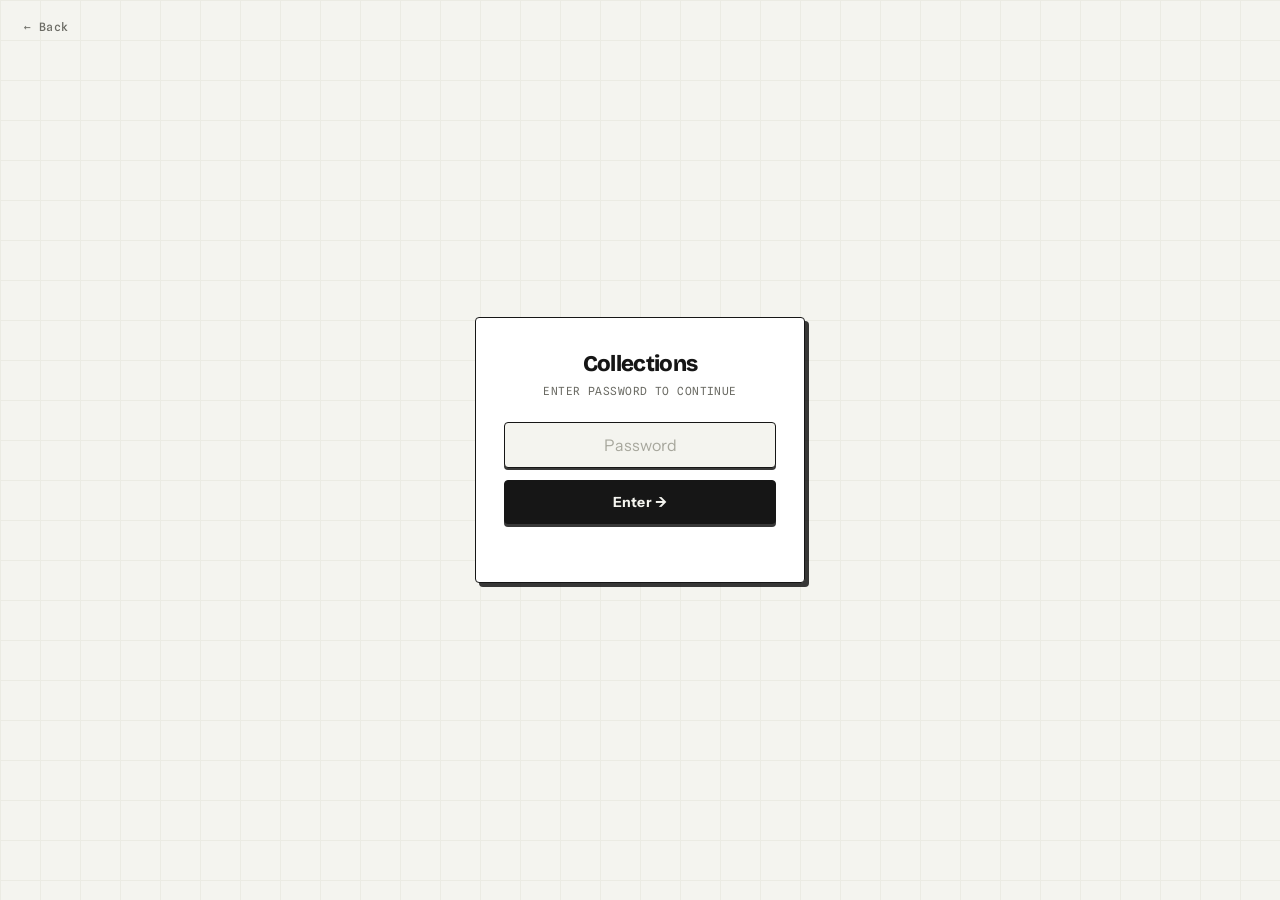
<file: public/discover.html>
<!DOCTYPE html>
<html lang="en">
<head>
  <meta charset="UTF-8">
  <meta name="viewport" content="width=device-width, initial-scale=1">
  <title>Discover · Collections</title>
  <link rel="preconnect" href="https://fonts.googleapis.com">
  <link rel="preconnect" href="https://fonts.gstatic.com" crossorigin>
  <link href="https://fonts.googleapis.com/css2?family=Bricolage+Grotesque:opsz,wght@12..96,500;12..96,700;12..96,800&family=Instrument+Sans:wght@400;500;600;700&family=Spline+Sans+Mono:wght@400;500;600&display=swap" rel="stylesheet">
  <link rel="stylesheet" href="style.css">
  <style>
    .discover-wrap {
      max-width: 960px; margin: 0 auto; padding: 2rem 1.25rem 5rem;
    }
    .discover-header {
      text-align: center; margin-bottom: 2.5rem;
    }
    .discover-eyebrow {
      font-family: var(--mono);
      font-size: .68rem; font-weight: 600; letter-spacing: .14em;
      text-transform: uppercase; color: var(--chili); margin-bottom: .5rem;
    }
    .discover-title {
      font-family: var(--display);
      font-size: clamp(1.75rem, 5vw, 3rem); font-weight: 800;
      letter-spacing: -.03em; line-height: 1; margin-bottom: .6rem;
    }
    .discover-sub {
      font-size: .9rem; color: var(--text-muted); max-width: 340px; margin: 0 auto;
    }

    /* Mood grid */
    .mood-grid {
      display: grid;
      grid-template-columns: repeat(2, 1fr);
      gap: .75rem;
    }
    @media (min-width: 560px) { .mood-grid { grid-template-columns: repeat(4, 1fr); } }

    .mood-tile {
      position: relative; border-radius: var(--radius); overflow: hidden;
      border: 1.5px solid var(--ink); cursor: pointer;
      padding: 1.25rem 1rem 1.1rem; display: flex; flex-direction: column;
      align-items: flex-start; gap: .4rem; background: var(--surface);
      box-shadow: var(--shadow);
      transition: transform .12s ease, box-shadow .12s ease;
      user-select: none;
    }
    .mood-tile:hover {
      transform: translateY(-3px);
      box-shadow: var(--shadow-hover);
    }
    .mood-tile.active {
      background: var(--ink);
    }
    .mood-tile.active .mood-label { color: var(--bg); }
    .mood-tile.active .mood-desc { color: var(--ink-subtle); }
    .mood-tile.active .mood-count { color: var(--bg); }
    .mood-emoji { font-size: 1.75rem; line-height: 1; }
    .mood-label {
      font-family: var(--display);
      font-size: 1rem; font-weight: 700; letter-spacing: -.02em;
      color: var(--text); line-height: 1.1;
    }
    .mood-desc { font-size: .74rem; color: var(--ink-muted); font-weight: 500; line-height: 1.35; }
    .mood-count {
      font-family: var(--mono);
      margin-top: auto; font-size: .65rem; font-weight: 500; letter-spacing: .04em;
      text-transform: uppercase; color: var(--ink-subtle);
    }
    .mood-count.has-results { color: var(--chili); }

    /* Pick view */
    #pick-view { display: none; }
    #pick-view.visible { display: block; }

    .pick-back {
      display: inline-flex; align-items: center; gap: .35rem;
      background: none; border: none; cursor: pointer;
      font-size: .8rem; font-weight: 700; color: var(--text-muted);
      font-family: var(--font); padding: 0; margin-bottom: 1.5rem;
      transition: color .15s;
    }
    .pick-back:hover { color: var(--text); }

    .pick-mood-label {
      font-family: var(--mono);
      font-size: .68rem; font-weight: 600; letter-spacing: .12em;
      text-transform: uppercase; color: var(--chili);
      margin-bottom: 1.25rem; display: flex; align-items: center; gap: .4rem;
    }

    .pick-card {
      background: var(--bg); border-radius: 6px;
      border: 2px solid var(--ink); overflow: hidden;
      box-shadow: 6px 6px 0 rgba(22,22,22,.9); max-width: 520px;
      animation: pick-in .25s cubic-bezier(.32,.72,0,1);
    }
    @keyframes pick-in {
      from { opacity: 0; transform: rotate(-3deg) translateY(16px); }
      to   { opacity: 1; transform: rotate(0) translateY(0); }
    }
    .pick-img {
      width: 100%; height: 280px; object-fit: cover; display: block;
      background: var(--line); border-bottom: 2px solid var(--ink);
    }
    .pick-img.no-img { height: 60px; }
    .pick-body { padding: 1.35rem 1.5rem 1.1rem; }
    .pick-name {
      font-family: var(--display);
      font-size: 1.7rem; font-weight: 800; letter-spacing: -.03em;
      line-height: 1.1; margin-bottom: .4rem;
    }
    .pick-name a { color: inherit; text-decoration: none; }
    .pick-name a:hover { text-decoration: underline; }
    .pick-meta {
      font-family: var(--mono);
      font-size: .76rem; color: var(--ink-muted);
      display: flex; gap: .4rem; flex-wrap: wrap; align-items: center;
      margin-bottom: .35rem;
    }
    .pick-location { font-size: .8rem; color: var(--text-subtle); margin-bottom: .55rem; }
    .pick-tags { display: flex; flex-wrap: wrap; gap: .3rem; margin-bottom: .55rem; }
    .pick-notes { font-size: .8rem; color: var(--text-muted); line-height: 1.55; }

    .pick-actions {
      padding: .9rem 1.5rem 1.25rem; border-top: 1px solid var(--border);
      display: flex; gap: .5rem; flex-wrap: wrap;
    }
    .pick-btn-again {
      flex: 1; min-width: 120px; padding: .65rem; font-size: .88rem;
      font-weight: 700; background: var(--surface); border: 1.5px solid var(--border);
      border-radius: var(--radius-sm); cursor: pointer; color: var(--text);
      font-family: var(--font); transition: background .1s;
    }
    .pick-btn-again:hover { background: var(--gray-light); }
    .pick-btn-yelp {
      padding: .65rem 1.1rem; font-size: .88rem; font-weight: 700;
      background: var(--chili); color: #fff; border: 1.5px solid var(--ink);
      border-radius: var(--radius); cursor: pointer; font-family: var(--body);
      text-decoration: none; display: inline-flex; align-items: center;
      transition: background .1s;
    }
    .pick-btn-yelp:hover { background: var(--blue-hover); text-decoration: none; }
    .pick-btn-dir {
      padding: .65rem 1.1rem; font-size: .88rem; font-weight: 700;
      background: transparent; border: 1.5px solid var(--border);
      border-radius: var(--radius-sm); cursor: pointer; color: var(--text-muted);
      font-family: var(--font); text-decoration: none; display: inline-flex; align-items: center;
      transition: all .1s;
    }
    .pick-btn-dir:hover { border-color: var(--text); color: var(--text); text-decoration: none; }

    .pick-counter {
      margin-top: .85rem; font-size: .72rem; font-weight: 600;
      color: var(--text-subtle); text-align: center;
    }

    .pick-empty {
      text-align: center; padding: 3rem 2rem;
      background: var(--surface); border-radius: var(--radius);
      border: 1px solid var(--border); max-width: 520px;
    }
    .pick-empty p { color: var(--text-muted); font-size: .9rem; line-height: 1.6; }
    .pick-empty strong { color: var(--text); }
  </style>
</head>
<body>

<nav class="nav">
  <span class="nav-logo">Collections</span>
  <div class="nav-menu-wrap">
    <button class="nav-menu-btn" id="nav-menu-btn" aria-label="Menu">☰</button>
    <div class="nav-menu-dropdown" id="nav-menu-dropdown">
      <a class="nav-menu-item" href="collections.html">My List</a>
      <a class="nav-menu-item" href="discover.html">Discover</a>
      <a class="nav-menu-item" href="admin.html">Admin</a>
      <div class="nav-menu-divider"></div>
      <button class="nav-menu-item" id="dark-toggle">Dark mode</button>
      <div class="nav-menu-divider"></div>
      <button class="nav-menu-item" id="logout-btn">Log out</button>
    </div>
  </div>
</nav>

<div class="discover-wrap">

  <!-- Mood selection -->
  <div id="mood-view">
    <div class="discover-header">
      <p class="discover-eyebrow">What are you feeling?</p>
      <h1 class="discover-title">Discover</h1>
      <p class="discover-sub">Pick a vibe — we'll pull a random place from your list that fits.</p>
    </div>
    <div class="mood-grid" id="mood-grid"></div>
  </div>

  <!-- Pick result -->
  <div id="pick-view">
    <button class="pick-back" id="pick-back">← All vibes</button>
    <div class="pick-mood-label" id="pick-mood-label"></div>
    <div id="pick-card-wrap"></div>
    <div class="pick-counter" id="pick-counter"></div>
  </div>

</div>

<footer class="yelp-attr">Powered by <a href="https://www.yelp.com" target="_blank" rel="noopener">Yelp</a></footer>

<script type="module">
if (!localStorage.getItem('yc_auth')) { location.replace('login.html'); throw '' }

import { initCollection, loadCollection, getTagMeta, categoryLabel, getDisplayImage, renderNotes, safeColor } from './app.js'

// ── Dark mode ─────────────────────────────────────────────────────────────
const darkToggle = document.getElementById('dark-toggle')
function applyTheme(dark) {
  document.documentElement.setAttribute('data-theme', dark ? 'dark' : 'light')
  darkToggle.textContent = dark ? '☀ Light mode' : '☾ Dark mode'
}
applyTheme(localStorage.getItem('yc_theme') === 'dark')
darkToggle.addEventListener('click', () => {
  const isDark = document.documentElement.getAttribute('data-theme') === 'dark'
  applyTheme(!isDark); localStorage.setItem('yc_theme', isDark ? 'light' : 'dark')
})
document.getElementById('logout-btn').addEventListener('click', () => {
  localStorage.removeItem('yc_auth'); location.replace('index.html')
})
const navMenuBtn = document.getElementById('nav-menu-btn')
const navMenuDropdown = document.getElementById('nav-menu-dropdown')
navMenuBtn.addEventListener('click', e => { e.stopPropagation(); navMenuDropdown.classList.toggle('open') })
document.addEventListener('click', () => navMenuDropdown.classList.remove('open'))

function esc(s) { return String(s).replace(/&/g,'&amp;').replace(/</g,'&lt;').replace(/>/g,'&gt;') }

// ── Mood definitions ──────────────────────────────────────────────────────
const MOODS = [
  {
    id: 'date-night', emoji: '🌹', label: 'Date Night', desc: 'Upscale & romantic',
    filter: b => (b.price === '$$$' || b.price === '$$$$') && b.rating >= 4,
  },
  {
    id: 'quick-bite', emoji: '🥗', label: 'Quick Bite', desc: 'Fast, casual, easy',
    filter: b => b.price === '$' || b.price === '$$',
  },
  {
    id: 'splurge', emoji: '💸', label: 'Splurge', desc: 'Go all out tonight',
    filter: b => b.price === '$$$$',
  },
  {
    id: 'hidden-gem', emoji: '💎', label: 'Hidden Gem', desc: 'Highly rated picks',
    filter: b => b.rating >= 4.5,
  },
  {
    id: 'brunch', emoji: '🥞', label: 'Brunch', desc: 'Weekend morning energy',
    filter: b => (b.categories||[]).some(c => /breakfast|brunch/i.test(c.title))
              || (b.tags||[]).some(t => /brunch|breakfast/i.test(t)),
  },
  {
    id: 'outdoor', emoji: '🌿', label: 'Outdoor Vibes', desc: 'Patios & al fresco',
    filter: b => (b.categories||[]).some(c => /bar|outdoor|patio|rooftop/i.test(c.title))
              || (b.tags||[]).some(t => /outdoor|patio|rooftop|terrace/i.test(t)),
  },
  {
    id: 'neighborhood', emoji: '🏘', label: 'Local Favorite', desc: 'Great & affordable',
    filter: b => b.rating >= 4 && (b.price === '$' || b.price === '$$'),
  },
  {
    id: 'surprise', emoji: '🎲', label: 'Surprise Me', desc: 'Pick anything on your list',
    filter: () => true,
  },
]

// ── State ─────────────────────────────────────────────────────────────────
let activeMood = null
let moodLists = {}
let pickIndex = 0
let shuffled = []

function baseList() {
  return loadCollection().filter(b => !b.not_found && b.status !== 'skip' && b.closed_status !== 'closed')
}

function shuffleArray(arr) {
  const a = [...arr]
  for (let i = a.length - 1; i > 0; i--) {
    const j = Math.floor(Math.random() * (i + 1));
    [a[i], a[j]] = [a[j], a[i]]
  }
  return a
}

// ── Render mood grid ──────────────────────────────────────────────────────
function renderMoodGrid() {
  const base = baseList()
  const grid = document.getElementById('mood-grid')
  grid.innerHTML = MOODS.map(m => {
    const results = base.filter(m.filter)
    moodLists[m.id] = results
    return `
      <div class="mood-tile${activeMood === m.id ? ' active' : ''}" data-mood="${m.id}">
        <span class="mood-emoji">${m.emoji}</span>
        <span class="mood-label">${m.label}</span>
        <span class="mood-desc">${m.desc}</span>
        <span class="mood-count${results.length ? ' has-results' : ''}">${results.length} place${results.length !== 1 ? 's' : ''}</span>
      </div>`
  }).join('')
}

// ── Render pick card ──────────────────────────────────────────────────────
function renderPick() {
  const mood = MOODS.find(m => m.id === activeMood)
  const list = shuffled
  const wrap = document.getElementById('pick-card-wrap')
  const counter = document.getElementById('pick-counter')

  if (!list.length) {
    wrap.innerHTML = `
      <div class="pick-empty">
        <p>No places in your list match <strong>${mood.label}</strong> right now.<br>
        Try a different vibe or add more places.</p>
      </div>`
    counter.textContent = ''
    return
  }

  const biz = list[pickIndex]
  const tagMeta = getTagMeta()
  const imgSrc = getDisplayImage(biz)
  const dest = [biz.location?.address1, biz.location?.city, biz.location?.state].filter(Boolean).join(', ')
  const mapsUrl = `https://www.google.com/maps/dir/?api=1&destination=${encodeURIComponent(dest || biz.name)}`
  const city = [biz.location?.city, biz.location?.state].filter(Boolean).join(', ')
  const tags = (biz.tags || []).map(t => {
    const color = safeColor(tagMeta[t]?.color)
    return `<span class="chip" style="font-size:.68rem;padding:.12rem .45rem;color:${color};border-color:${color}55;">${esc(t)}</span>`
  }).join('')
  const notes = renderNotes(biz.notes)
  const stars = biz.rating ? `★ ${biz.rating}` : ''

  wrap.innerHTML = `
    <div class="pick-card">
      <img class="pick-img${imgSrc ? '' : ' no-img'}" src="${imgSrc}" alt="${esc(biz.name)}" loading="eager">
      <div class="pick-body">
        <div class="pick-name">${biz.url ? `<a href="${biz.url}" target="_blank" rel="noopener">${esc(biz.name)}</a>` : esc(biz.name)}</div>
        <div class="pick-meta">
          <span class="stars">${stars}</span>
          ${biz.review_count ? `<span>${biz.review_count} reviews</span>` : ''}
          ${biz.price ? `<span class="price">${biz.price}</span>` : ''}
          <span class="cat">${esc(categoryLabel(biz))}</span>
        </div>
        ${city ? `<div class="pick-location">📍 <a href="${mapsUrl}" target="_blank" rel="noopener" style="color:inherit;text-decoration:none;">${esc(city)}</a></div>` : ''}
        ${tags ? `<div class="pick-tags">${tags}</div>` : ''}
        ${notes ? `<div class="pick-notes">${notes}</div>` : ''}
      </div>
      <div class="pick-actions">
        <button class="pick-btn-again" id="pick-again-btn">${pickIndex < list.length - 1 ? 'Pick again' : 'Start over'}</button>
        ${biz.url ? `<a class="pick-btn-yelp" href="${biz.url}" target="_blank" rel="noopener">Yelp ↗</a>` : ''}
        <a class="pick-btn-dir" href="${mapsUrl}" target="_blank" rel="noopener">Directions</a>
      </div>
    </div>`

  counter.textContent = `${pickIndex + 1} of ${list.length} options`

  document.getElementById('pick-again-btn').addEventListener('click', () => {
    pickIndex = pickIndex < list.length - 1 ? pickIndex + 1 : 0
    if (pickIndex === 0) shuffled = shuffleArray(moodLists[activeMood])
    renderPick()
  })
}

// ── Show/hide views ───────────────────────────────────────────────────────
function showMoodView() {
  activeMood = null
  document.getElementById('mood-view').style.display = 'block'
  document.getElementById('pick-view').classList.remove('visible')
  renderMoodGrid()
}

function showPickView(moodId) {
  activeMood = moodId
  const mood = MOODS.find(m => m.id === moodId)
  shuffled = shuffleArray(moodLists[moodId])
  pickIndex = 0
  document.getElementById('mood-view').style.display = 'none'
  document.getElementById('pick-view').classList.add('visible')
  document.getElementById('pick-mood-label').innerHTML = `${mood.emoji} ${mood.label}`
  renderPick()
}

// ── Events ────────────────────────────────────────────────────────────────
document.getElementById('mood-grid').addEventListener('click', e => {
  const tile = e.target.closest('.mood-tile')
  if (!tile) return
  showPickView(tile.dataset.mood)
})

document.getElementById('pick-back').addEventListener('click', showMoodView)

// ── Init ──────────────────────────────────────────────────────────────────
await initCollection()
renderMoodGrid()
</script>
</body>
</html>
</file>
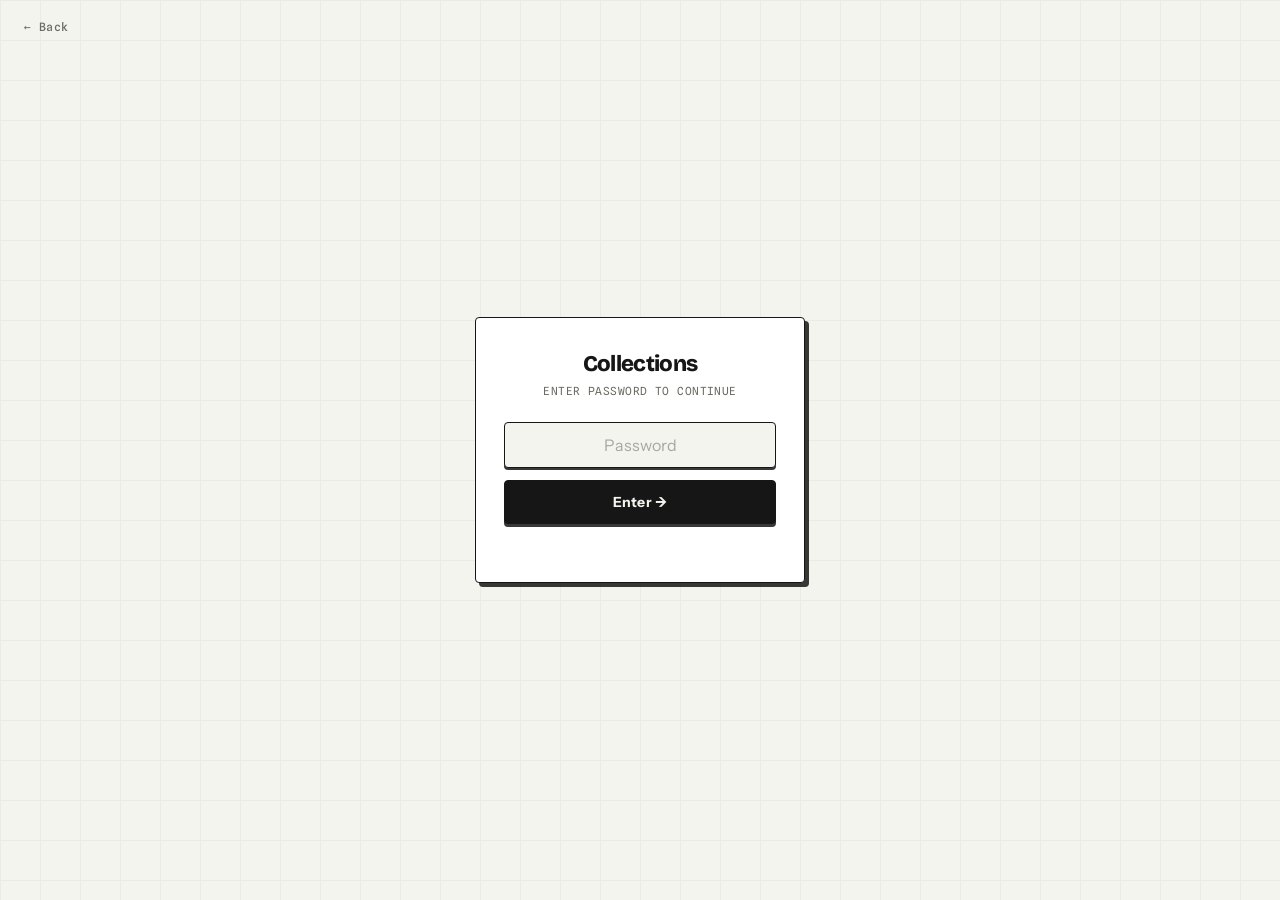
<file: public/import.html>
<!DOCTYPE html>
<html lang="en">
<head>
  <meta charset="UTF-8">
  <meta name="viewport" content="width=device-width, initial-scale=1">
  <title>Import Collections · Yelp Collections+</title>
  <link rel="preconnect" href="https://fonts.googleapis.com">
  <link rel="preconnect" href="https://fonts.gstatic.com" crossorigin>
  <link href="https://fonts.googleapis.com/css2?family=Bricolage+Grotesque:opsz,wght@12..96,500;12..96,700;12..96,800&family=Instrument+Sans:wght@400;500;600;700&family=Spline+Sans+Mono:wght@400;500;600&display=swap" rel="stylesheet">
  <link rel="stylesheet" href="style.css">
</head>
<body>

<nav class="nav">
  <span class="nav-logo">Yelp Collections+</span>
  <div class="nav-links" id="nav-links">
    <a href="collections.html" class="nav-link">My List</a>
    <a href="admin.html" class="nav-link">Admin</a>
  </div>
  <div class="nav-menu-wrap">
    <button class="nav-menu-btn" id="nav-menu-btn" aria-label="Menu">☰</button>
    <div class="nav-menu-dropdown" id="nav-menu-dropdown">
      <a class="nav-menu-item" href="collections.html">My List</a>
      <a class="nav-menu-item" href="admin.html">Admin</a>
      <div class="nav-menu-divider"></div>
      <button class="nav-menu-item" id="dark-toggle">Dark mode</button>
    </div>
  </div>
</nav>

<div style="padding: 1rem;">

  <!-- Step 1: Instructions -->
  <div class="import-box" id="step-instructions">
    <h2>Import your Yelp Collections</h2>
    <p>Since Yelp has no export or collections API, we use a two-step process: grab your business URLs from Yelp's website, then look each one up via the official API.</p>

    <div style="background:var(--gray-light);border-radius:8px;padding:.75rem 1rem;margin:1rem 0;font-size:.85rem;">
      <strong>Step 1: Load all items on your Yelp collection page</strong>
      <ol style="margin:.5rem 0 0 1.25rem;line-height:1.8;">
        <li>Open your Yelp collection in Chrome/Safari/Firefox</li>
        <li>Open the browser console: <code style="background:#fff;padding:.1rem .3rem;border-radius:4px;">Cmd+Option+J</code> (Mac) or <code style="background:#fff;padding:.1rem .3rem;border-radius:4px;">Ctrl+Shift+J</code> (Windows)</li>
        <li>Paste this auto-scroll snippet and hit Enter — it scrolls to the bottom automatically, loading all items:</li>
      </ol>
      <pre id="scroll-snippet-box" style="background:#1f2937;color:#e5e7eb;padding:.75rem;border-radius:8px;margin-top:.5rem;font-size:.78rem;overflow-x:auto;white-space:pre-wrap;cursor:pointer;position:relative;"><code>// Auto-scrolls to the bottom, waiting for new items to load.
// Wait for the alert before running the next snippet.
(async () => {
  let prev = 0;
  while (true) {
    window.scrollTo(0, document.body.scrollHeight);
    await new Promise(r => setTimeout(r, 2000));
    const curr = document.querySelectorAll('a[href*="/biz/"]').length;
    if (curr === prev) break;
    prev = curr;
    console.log('Loaded ' + curr + ' links so far…');
  }
  console.log('Done scrolling! Now run the copy snippet.');
  alert('Done scrolling! ' + prev + ' links found. Now run the copy snippet.');
})();</code><span style="position:absolute;top:.4rem;right:.5rem;font-size:.7rem;color:#9ca3af;">click to copy</span></pre>
      <p style="margin-top:.5rem;color:var(--gray);">Wait for the alert that says "Done scrolling!" before continuing.</p>
    </div>

    <div style="background:var(--gray-light);border-radius:8px;padding:.75rem 1rem;margin:1rem 0;font-size:.85rem;">
      <strong>Step 2: Copy all business links to your clipboard</strong>
      <p style="margin:.5rem 0;">Once scrolling is done, paste this snippet in the same console and hit Enter:</p>
      <pre id="snippet-box" style="background:#1f2937;color:#e5e7eb;padding:.75rem;border-radius:8px;margin-top:.5rem;font-size:.78rem;overflow-x:auto;white-space:pre-wrap;cursor:pointer;position:relative;"><code>// Grabs all business URLs from the page and copies to clipboard.
const links = [...document.querySelectorAll('a[href*="/biz/"]')]
  .map(a => a.href.split('?')[0])
  .filter((v, i, arr) => arr.indexOf(v) === i)
  .filter(url => url.match(/\/biz\/[a-z0-9-]+/));
copy(links.join('\n'));
alert(links.length + ' business URLs copied to clipboard!');</code><span style="position:absolute;top:.4rem;right:.5rem;font-size:.7rem;color:#9ca3af;">click to copy</span></pre>
      <p style="margin-top:.5rem;color:var(--gray);">This reads links already on the page — it does <strong>not</strong> scrape or make any requests to Yelp.</p>
    </div>

    <p style="font-size:.85rem;color:var(--gray);margin-bottom:1rem;">
      <strong>Step 2:</strong> Paste the copied URLs below. We'll look each one up via the Yelp API (official, ToS-compliant). Free tier allows 500 lookups/day — if you have more, the import saves progress and you can resume tomorrow.
    </p>

    <label class="filter-label" style="display:block;margin-bottom:.4rem;">Collection name (used as a tag)</label>
    <input id="manual-collection" class="import-input" type="text" placeholder="e.g. Date Night, Must Try, Brunch Spots…">

    <label class="filter-label" style="display:block;margin:.5rem 0 .3rem;">Business URLs (one per line) — paste your clipboard here</label>
    <textarea id="manual-ids" class="import-input" rows="10"
      placeholder="https://www.yelp.com/biz/some-restaurant-city&#10;https://www.yelp.com/biz/another-place-city&#10;… (paste all at once, hundreds is fine)"></textarea>

    <div style="display:flex;gap:.5rem;">
      <button id="btn-manual-import" class="btn-primary" style="flex:1;">Start import</button>
    </div>
  </div>

  <!-- Resume banner -->
  <div class="import-box" id="resume-box" style="display:none;margin-top:.75rem;">
    <h3>Resume previous import</h3>
    <p id="resume-info" style="font-size:.85rem;color:var(--gray);"></p>
    <div style="display:flex;gap:.5rem;margin-top:.75rem;">
      <button id="btn-resume" class="btn-primary" style="flex:1;">Resume import</button>
      <button id="btn-clear-queue" class="btn-sm danger" style="padding:.5rem 1rem;">Discard queue</button>
    </div>
  </div>

  <!-- Progress -->
  <div class="import-box" id="progress-box" style="display:none;margin-top:.75rem;">
    <div style="display:flex;justify-content:space-between;align-items:center;margin-bottom:.5rem;">
      <h3>Import progress</h3>
      <span id="progress-counter" style="font-size:.85rem;color:var(--gray);"></span>
    </div>
    <div style="background:var(--gray-light);border-radius:8px;height:8px;overflow:hidden;margin-bottom:.75rem;">
      <div id="progress-bar" style="background:var(--blue);height:100%;width:0%;transition:width .3s;"></div>
    </div>
    <div class="progress-list" id="progress-log" style="max-height:300px;overflow-y:auto;"></div>
  </div>

  <!-- Import report (shown after import completes) -->
  <div class="import-box" id="report-box" style="display:none;margin-top:.75rem;">
    <h3>Import report</h3>
    <div id="report-summary" style="display:flex;gap:.75rem;flex-wrap:wrap;margin:.75rem 0;"></div>
    <div id="report-problems" style="font-size:.82rem;"></div>
    <a href="collections.html" class="btn-primary" style="display:block;text-align:center;margin-top:1rem;">Go to my list →</a>
  </div>

  <!-- Diff tool (always available) -->
  <div class="import-box" id="diff-box" style="margin-top:.75rem;">
    <h3>Check what's missing</h3>
    <p>Paste the same URL list you imported. We'll compare it against your saved collection and show what's missing or flagged.</p>
    <textarea id="diff-ids" class="import-input" rows="6" placeholder="https://www.yelp.com/biz/some-place&#10;https://www.yelp.com/biz/another-place&#10;…"></textarea>
    <button id="btn-run-diff" class="btn-primary">Check diff</button>
    <div id="diff-results" style="margin-top:.75rem;font-size:.82rem;display:none;"></div>
  </div>

</div>

<footer class="yelp-attr">Powered by <a href="https://www.yelp.com" target="_blank" rel="noopener">Yelp</a></footer>

<script type="module">
if (!localStorage.getItem('yc_auth')) { location.replace('login.html'); throw '' }
import { initCollection, saveBusiness, saveStubBusiness, loadCollection, authHeaders } from './app.js'

// ── Dark mode + nav menu ─────────────────────────────────────────────────────
;(function() {
  const darkToggle = document.getElementById('dark-toggle')
  function applyTheme(dark) {
    document.documentElement.setAttribute('data-theme', dark ? 'dark' : 'light')
    darkToggle.textContent = dark ? '☀ Light mode' : '☾ Dark mode'
  }
  const savedTheme = localStorage.getItem('yc_theme')
  applyTheme(savedTheme ? savedTheme === 'dark' : false)
  darkToggle.addEventListener('click', () => {
    const isDark = document.documentElement.getAttribute('data-theme') === 'dark'
    applyTheme(!isDark)
    localStorage.setItem('yc_theme', isDark ? 'light' : 'dark')
  })
  const navMenuBtn = document.getElementById('nav-menu-btn')
  const navMenuDropdown = document.getElementById('nav-menu-dropdown')
  navMenuBtn.addEventListener('click', e => { e.stopPropagation(); navMenuDropdown.classList.toggle('open') })
  document.addEventListener('click', () => navMenuDropdown.classList.remove('open'))
})()

// ── Queue persistence ────────────────────────────────────────────────────────
// Saves remaining URLs so you can close the tab and resume later
const QUEUE_KEY = 'yelp_import_queue'

function loadQueue() {
  try { return JSON.parse(localStorage.getItem(QUEUE_KEY)) || null } catch { return null }
}
function saveQueue(q) { localStorage.setItem(QUEUE_KEY, JSON.stringify(q)) }
function clearQueue() { localStorage.removeItem(QUEUE_KEY) }

// ── DOM refs ─────────────────────────────────────────────────────────────────
const log = document.getElementById('progress-log')
const progressBox = document.getElementById('progress-box')
const progressBar = document.getElementById('progress-bar')
const progressCounter = document.getElementById('progress-counter')
const resumeBox = document.getElementById('resume-box')
const resumeInfo = document.getElementById('resume-info')

function addLog(text, type = '', url = '') {
  const div = document.createElement('div')
  div.className = 'progress-item ' + type
  const prefix = type === 'done' ? '✓ ' : type === 'err' ? '✗ ' : type === 'warn' ? '⏸ ' : '⋯ '
  if (url) {
    div.innerHTML = `${prefix}<a href="${url}" target="_blank" rel="noopener" style="color:inherit;text-decoration:underline;text-underline-offset:2px;">${text}</a>`
  } else {
    div.textContent = prefix + text
  }
  log.appendChild(div)
  log.scrollTop = log.scrollHeight
}

function extractBizId(input) {
  input = input.trim()
  if (!input) return null
  try { input = decodeURIComponent(input) } catch {}
  const m = input.match(/yelp\.com\/biz\/([^/?#\s]+)/)
  if (m) return m[1].replace(/\/$/, '')
  if (!/[\s/]/.test(input) && input.length > 0) return input
  return null
}

// ── Copy snippet on click ────────────────────────────────────────────────────
document.querySelectorAll('#snippet-box, #scroll-snippet-box').forEach(pre => {
  pre.addEventListener('click', () => {
    const code = pre.querySelector('code').textContent
    navigator.clipboard.writeText(code).then(() => {
      const span = pre.querySelector('span')
      span.textContent = 'copied!'
      setTimeout(() => { span.textContent = 'click to copy' }, 2000)
    })
  })
})

// ── Load collection into memory then check for resumable queue ───────────────
await initCollection()
const existing = loadQueue()
if (existing && existing.remaining.length > 0) {
  resumeBox.style.display = 'block'
  const done = existing.total - existing.remaining.length
  resumeInfo.textContent = `${done} of ${existing.total} imported so far. ${existing.remaining.length} remaining. Collection: "${existing.collection}".`
}

document.getElementById('btn-clear-queue').addEventListener('click', () => {
  clearQueue()
  resumeBox.style.display = 'none'
})

document.getElementById('btn-resume').addEventListener('click', () => {
  const q = loadQueue()
  if (!q) return
  resumeBox.style.display = 'none'
  runImport(q.remaining, q.collection, q.total, q.total - q.remaining.length)
})

// ── Start new import ─────────────────────────────────────────────────────────
document.getElementById('btn-manual-import').addEventListener('click', () => {
  const collectionName = document.getElementById('manual-collection').value.trim() || 'Imported'
  const raw = document.getElementById('manual-ids').value.trim()
  if (!raw) { alert('Paste your business URLs first.'); return }

  const lines = raw.split('\n').map(l => l.trim()).filter(Boolean)
  const ids = []
  const skipped = []
  const savedSet = new Set(loadCollection().map(b => b.id))

  for (const line of lines) {
    const id = extractBizId(line)
    if (!id) { skipped.push(line); continue }
    if (savedSet.has(id)) continue  // already in collection, skip
    if (ids.includes(id)) continue  // duplicate in paste
    ids.push(id)
  }

  if (skipped.length) alert(`Skipped ${skipped.length} unrecognized line(s).`)
  if (!ids.length) { alert('All businesses are already in your collection or no valid URLs found.'); return }

  // Save full queue
  saveQueue({ remaining: ids, collection: collectionName, total: ids.length })
  document.getElementById('btn-manual-import').disabled = true
  resumeBox.style.display = 'none'

  runImport(ids, collectionName, ids.length, 0)
})

// ── Import engine ────────────────────────────────────────────────────────────
// No artificial caps — let Yelp's API enforce their own limits.
// On 429: read retryAfter, wait, then continue. On network error: retry 3x.
// Progress saved after every business so closing the tab is always safe.

async function runImport(ids, collectionName, total, alreadyDone) {
  progressBox.style.display = 'block'
  document.getElementById('report-box').style.display = 'none'
  log.innerHTML = ''

  let imported = alreadyDone
  const successList = []   // { id, name }
  const notFoundList = []  // id — 404 from Yelp
  const failedList = []    // id — network/API error after retries
  const remaining = [...ids]

  addLog(`Importing into "${collectionName}" — ${remaining.length} remaining`)

  for (let i = 0; i < remaining.length; i++) {
    const id = remaining[i]
    addLog(`Fetching ${id}… (${imported + 1}/${total})`)

    for (let attempt = 0; attempt < 5; attempt++) {
      try {
        const res = await fetch(`/api/yelp?path=/businesses/${encodeURIComponent(id)}`, { headers: authHeaders() })

        if (res.status === 429) {
          const body = await res.json().catch(() => ({}))
          const wait = parseInt(body.retryAfter || '60', 10)
          addLog(`Rate limited by Yelp — waiting ${wait}s then resuming… (attempt ${attempt + 1})`, 'warn')
          saveQueue({ remaining: remaining.slice(i), collection: collectionName, total })
          await countdown(wait)
          continue
        }

        if (res.status === 404) {
          saveStubBusiness(id, collectionName)
          notFoundList.push(id)
          addLog(`Not found on Yelp: ${id}`, 'warn')
          break
        }

        if (!res.ok) {
          const err = await res.json().catch(() => ({}))
          throw new Error(err.error || `HTTP ${res.status}`)
        }

        const biz = await res.json()
        saveBusiness(biz, [], collectionName)
        successList.push({ id, name: biz.name })
        addLog(`${biz.name}`, 'done', biz.url)
        imported++
        break
      } catch (err) {
        if (attempt === 4) {
          saveStubBusiness(id, collectionName)
          failedList.push({ id, reason: err.message })
          addLog(`Failed: ${id} — ${err.message}`, 'err')
        } else {
          const backoff = (attempt + 1) * 3
          addLog(`Retrying ${id} in ${backoff}s… (${err.message})`, 'warn')
          await new Promise(r => setTimeout(r, backoff * 1000))
        }
      }
    }

    updateProgress(imported, total)
    saveQueue({ remaining: remaining.slice(i + 1), collection: collectionName, total })

    if (i < remaining.length - 1) await new Promise(r => setTimeout(r, 500))
  }

  clearQueue()
  addLog(`Done — ${imported} saved, ${notFoundList.length} not found, ${failedList.length} failed.`, 'done')
  showReport(successList, notFoundList, failedList)
}

function showReport(successList, notFoundList, failedList) {
  const box = document.getElementById('report-box')
  box.style.display = 'block'
  box.scrollIntoView({ behavior: 'smooth', block: 'start' })

  document.getElementById('report-summary').innerHTML = [
    `<span style="background:#d3f9d8;color:#2f9e44;padding:.3rem .75rem;border-radius:20px;font-weight:700;">✓ ${successList.length} imported</span>`,
    notFoundList.length ? `<span style="background:#fff3cd;color:#856404;padding:.3rem .75rem;border-radius:20px;font-weight:700;">⚠ ${notFoundList.length} not found on Yelp</span>` : '',
    failedList.length ? `<span style="background:#ffe0e0;color:#c92a2a;padding:.3rem .75px;border-radius:20px;font-weight:700;">✗ ${failedList.length} failed</span>` : '',
  ].filter(Boolean).join('')

  const problems = [...notFoundList.map(id => ({ id, reason: 'Not found on Yelp (404) — may be closed or URL changed' })),
                    ...failedList.map(({ id, reason }) => ({ id, reason }))]

  if (!problems.length) {
    document.getElementById('report-problems').innerHTML = '<p style="color:var(--green);">All businesses imported successfully.</p>'
    return
  }

  document.getElementById('report-problems').innerHTML = `
    <p style="font-weight:600;margin-bottom:.5rem;color:var(--text);">${problems.length} business${problems.length !== 1 ? 'es' : ''} need attention:</p>
    <div style="display:flex;flex-direction:column;gap:.35rem;">
      ${problems.map(({ id, reason }) => `
        <div style="display:flex;align-items:flex-start;gap:.5rem;padding:.4rem .6rem;background:var(--gray-light);border-radius:6px;">
          <div style="flex:1;min-width:0;">
            <a href="https://www.yelp.com/biz/${id}" target="_blank" rel="noopener" style="font-weight:600;word-break:break-all;">${id}</a>
            <div style="color:var(--text-muted);font-size:.76rem;margin-top:.1rem;">${reason}</div>
          </div>
        </div>`).join('')}
    </div>`
}

// Live countdown so the user sees it ticking down, not a frozen screen
async function countdown(seconds) {
  const div = document.createElement('div')
  div.className = 'progress-item warn'
  log.appendChild(div)
  for (let s = seconds; s > 0; s--) {
    div.textContent = `⏸ Resuming in ${s}s…`
    await new Promise(r => setTimeout(r, 1000))
  }
  div.textContent = '⏸ Resuming now…'
}

// ── Diff tool ────────────────────────────────────────────────────────────────
document.getElementById('btn-run-diff').addEventListener('click', () => {
  const raw = document.getElementById('diff-ids').value.trim()
  if (!raw) { alert('Paste your URL list first.'); return }

  const lines = raw.split('\n').map(l => l.trim()).filter(Boolean)
  const ids = [...new Set(lines.map(extractBizId).filter(Boolean))]
  if (!ids.length) { alert('No valid Yelp URLs found.'); return }

  const collection = loadCollection()
  const byId = Object.fromEntries(collection.map(b => [b.id, b]))

  const present = [], stubbed = [], missing = []
  for (const id of ids) {
    const biz = byId[id]
    if (!biz) missing.push(id)
    else if (biz.not_found) stubbed.push(id)
    else present.push({ id, name: biz.name })
  }

  const resultsEl = document.getElementById('diff-results')
  resultsEl.style.display = 'block'
  resultsEl.innerHTML = `
    <div style="display:flex;gap:.6rem;flex-wrap:wrap;margin-bottom:.75rem;">
      <span style="background:#d3f9d8;color:#2f9e44;padding:.28rem .7rem;border-radius:20px;font-weight:700;">✓ ${present.length} in your list</span>
      ${stubbed.length ? `<span style="background:#fff3cd;color:#856404;padding:.28rem .7rem;border-radius:20px;font-weight:700;">⚠ ${stubbed.length} flagged (not found)</span>` : ''}
      ${missing.length ? `<span style="background:#ffe0e0;color:#c92a2a;padding:.28rem .7rem;border-radius:20px;font-weight:700;">✗ ${missing.length} missing</span>` : ''}
    </div>
    ${missing.length ? `
      <p style="font-weight:600;margin-bottom:.4rem;">Missing from your collection:</p>
      <div style="display:flex;flex-direction:column;gap:.3rem;margin-bottom:.75rem;">
        ${missing.map(id => `
          <div style="padding:.35rem .6rem;background:var(--gray-light);border-radius:6px;display:flex;justify-content:space-between;align-items:center;gap:.5rem;">
            <a href="https://www.yelp.com/biz/${id}" target="_blank" rel="noopener" style="font-weight:600;word-break:break-all;">${id}</a>
            <span style="font-size:.72rem;color:var(--text-muted);white-space:nowrap;">check on Yelp →</span>
          </div>`).join('')}
      </div>` : ''}
    ${stubbed.length ? `
      <p style="font-weight:600;margin-bottom:.4rem;">Flagged as not found (saved as placeholder):</p>
      <div style="display:flex;flex-direction:column;gap:.3rem;">
        ${stubbed.map(id => `
          <div style="padding:.35rem .6rem;background:#fff9db;border-radius:6px;">
            <a href="https://www.yelp.com/biz/${id}" target="_blank" rel="noopener" style="font-weight:600;">${id}</a>
          </div>`).join('')}
      </div>` : ''}`
})

function updateProgress(done, total) {
  const pct = Math.round((done / total) * 100)
  progressBar.style.width = pct + '%'
  progressCounter.textContent = `${done}/${total} (${pct}%)`
}
</script>
</body>
</html>
</file>
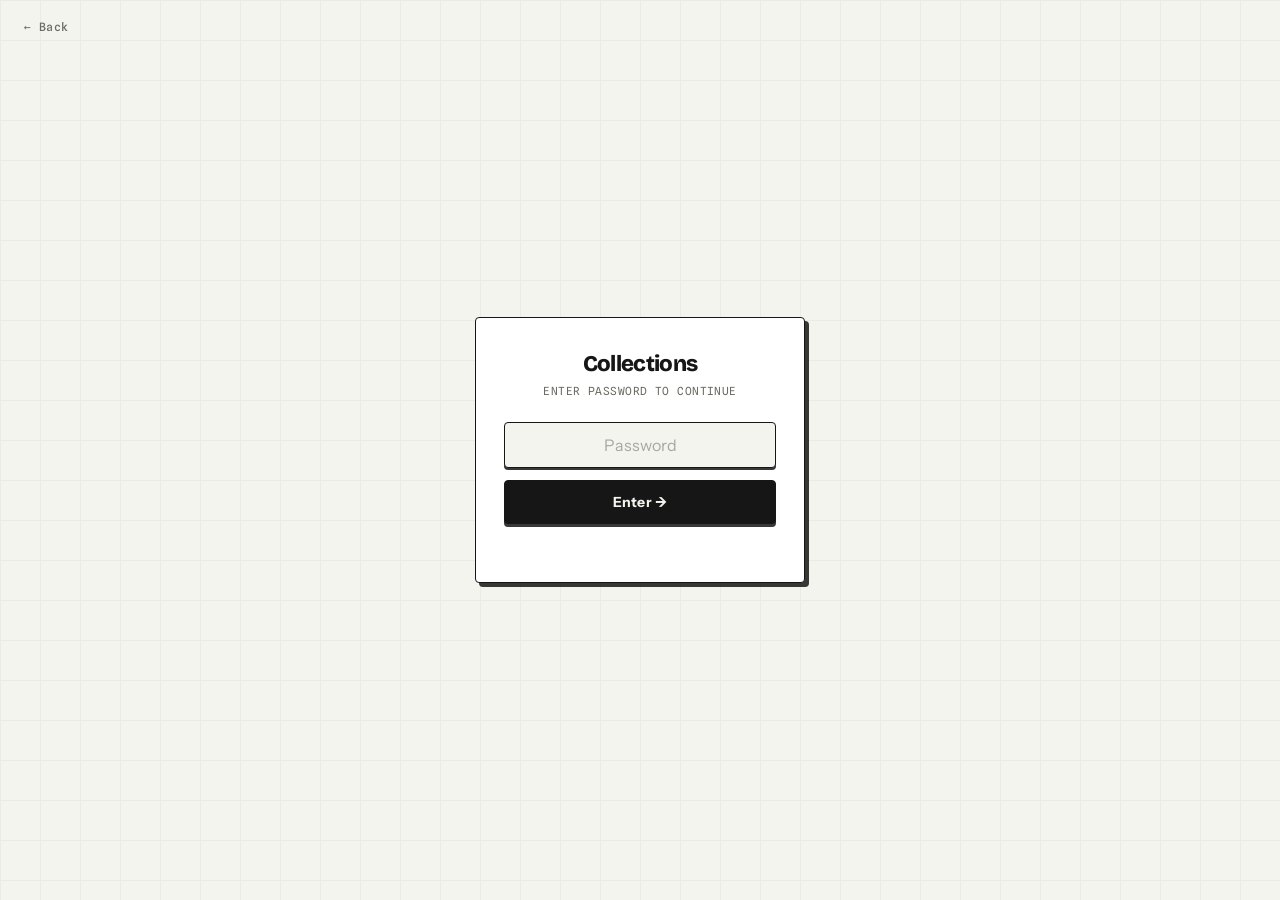
<file: public/login.html>
<!DOCTYPE html>
<html lang="en">
<head>
  <meta charset="UTF-8">
  <meta name="viewport" content="width=device-width, initial-scale=1">
  <title>Login · Collections</title>
  <link rel="preconnect" href="https://fonts.googleapis.com">
  <link rel="preconnect" href="https://fonts.gstatic.com" crossorigin>
  <link href="https://fonts.googleapis.com/css2?family=Bricolage+Grotesque:opsz,wght@12..96,500;12..96,700;12..96,800&family=Instrument+Sans:wght@400;500;600;700&family=Spline+Sans+Mono:wght@400;500;600&display=swap" rel="stylesheet">
  <style>
    *, *::before, *::after { box-sizing: border-box; margin: 0; padding: 0; }

    :root {
      --bg: #F4F4EF;            /* butcher paper */
      --surface: #FFFFFF;
      --ink: #161616;
      --ink-muted: #6B6B64;
      --ink-subtle: #A7A79D;
      --line: #E2E2D8;
      --chili: #34529C;         /* dusty cobalt */
      --display: 'Bricolage Grotesque', -apple-system, BlinkMacSystemFont, sans-serif;
      --body: 'Instrument Sans', -apple-system, BlinkMacSystemFont, sans-serif;
      --mono: 'Spline Sans Mono', ui-monospace, monospace;
    }

    html, body {
      height: 100%;
      font-family: var(--body);
      background: var(--bg);
      color: var(--ink);
      -webkit-font-smoothing: antialiased;
      letter-spacing: -.005em;
    }

    /* Faint ledger grid */
    body::before {
      content: '';
      position: fixed;
      inset: 0;
      background-image:
        linear-gradient(var(--line) 1px, transparent 1px),
        linear-gradient(90deg, var(--line) 1px, transparent 1px);
      background-size: 40px 40px;
      opacity: .5;
      pointer-events: none;
    }

    .back-link {
      position: fixed;
      top: 1.25rem;
      left: 1.5rem;
      font-family: var(--mono);
      font-size: .72rem;
      font-weight: 500;
      letter-spacing: .04em;
      color: var(--ink-muted);
      text-decoration: none;
      transition: color .15s;
      z-index: 10;
    }
    .back-link:hover { color: var(--ink); text-decoration: none; }

    .login-wrap {
      display: flex;
      flex-direction: column;
      align-items: center;
      justify-content: center;
      min-height: 100dvh;
      padding: 2rem;
      position: relative;
      z-index: 1;
    }

    .login-box {
      width: 100%;
      max-width: 330px;
      display: flex;
      flex-direction: column;
      gap: 1.5rem;
      background: var(--surface);
      border: 1.5px solid var(--ink);
      border-radius: 4px;
      box-shadow: 4px 4px 0 rgba(22,22,22,.85);
      padding: 2rem 1.75rem;
    }

    .login-header {
      text-align: center;
    }
    .login-logo {
      font-family: var(--display);
      font-size: 1.4rem;
      font-weight: 800;
      letter-spacing: -.03em;
      color: var(--ink);
      margin-bottom: .4rem;
    }
    .login-sub {
      font-family: var(--mono);
      font-size: .7rem;
      letter-spacing: .04em;
      text-transform: uppercase;
      color: var(--ink-muted);
    }

    .login-form {
      display: flex;
      flex-direction: column;
      gap: .75rem;
    }

    .login-input {
      width: 100%;
      padding: .75rem 1rem;
      background: var(--bg);
      border: 1.5px solid var(--ink);
      border-radius: 4px;
      font-size: 1rem;
      font-family: var(--body);
      color: var(--ink);
      letter-spacing: .15em;
      text-align: center;
      transition: box-shadow .12s;
      outline: none;
    }
    .login-input::placeholder { letter-spacing: normal; color: var(--ink-subtle); }
    .login-input:focus { box-shadow: 0 2px 0 rgba(22,22,22,.85); }
    .login-input.shake {
      animation: shake .4s ease;
      border-color: var(--chili);
    }

    @keyframes shake {
      0%,100% { transform: translateX(0); }
      20%,60%  { transform: translateX(-8px); }
      40%,80%  { transform: translateX(8px); }
    }

    .login-btn {
      width: 100%;
      padding: .75rem 1rem;
      background: var(--ink);
      color: var(--bg);
      border: 1.5px solid var(--ink);
      border-radius: 4px;
      font-size: .875rem;
      font-weight: 700;
      font-family: var(--body);
      cursor: pointer;
      letter-spacing: .01em;
      box-shadow: 0 3px 0 rgba(22,22,22,.85);
      transition: transform .08s, box-shadow .08s;
    }
    .login-btn:hover { transform: translateY(-2px); box-shadow: 0 5px 0 rgba(22,22,22,.85); }
    .login-btn:active { transform: translateY(0); box-shadow: none; }

    .login-error {
      font-size: .78rem;
      color: var(--chili);
      font-weight: 600;
      text-align: center;
      min-height: 1.1em;
    }

    @media (prefers-reduced-motion: reduce) {
      .login-btn, .login-input { transition: none; }
      .login-input.shake { animation: none; }
    }
  </style>
</head>
<body>
  <a href="index.html" class="back-link">← Back</a>

  <div class="login-wrap">
    <div class="login-box">
      <div class="login-header">
        <div class="login-logo">Collections</div>
        <div class="login-sub">Enter password to continue</div>
      </div>

      <form class="login-form" id="login-form">
        <input
          class="login-input"
          type="password"
          id="password-input"
          placeholder="Password"
          autocomplete="current-password"
          autofocus
        >
        <button type="submit" class="login-btn">Enter →</button>
        <div class="login-error" id="login-error"></div>
      </form>
    </div>
  </div>

  <script>
    // Redirect if already logged in (legacy '1' value forces a fresh login)
    const existing = localStorage.getItem('yc_auth')
    if (existing && existing !== '1') location.replace('collections.html')

    const form = document.getElementById('login-form')
    const input = document.getElementById('password-input')
    const errorEl = document.getElementById('login-error')

    function shake(msg) {
      errorEl.textContent = msg
      input.classList.remove('shake')
      void input.offsetWidth // force reflow to restart animation
      input.classList.add('shake')
      input.value = ''
      input.addEventListener('animationend', () => input.classList.remove('shake'), { once: true })
    }

    form.addEventListener('submit', async e => {
      e.preventDefault()
      try {
        const res = await fetch('/api/auth', {
          method: 'POST',
          headers: { 'Content-Type': 'application/json' },
          body: JSON.stringify({ password: input.value }),
        })
        if (res.ok) {
          const { token } = await res.json()
          localStorage.setItem('yc_auth', token)
          location.replace('collections.html')
        } else if (res.status === 503) {
          shake('Server password not configured')
        } else {
          shake('Incorrect password')
        }
      } catch {
        shake('Network error — try again')
      }
    })
  </script>
</body>
</html>
</file>
<file: public/style.css>
/* ── Reset & Base ─────────────────────────────────────────────────────────── */
*, *::before, *::after { box-sizing: border-box; margin: 0; padding: 0; }

/* ════════════════════════════════════════════════════════════════════════
   DESIGN TOKENS — "Field Guide / Dining Ledger"
   New spec tokens are authoritative; legacy names (--blue, --text, --border,
   --gray-light, --shadow-md, --radius-sm …) are kept as ALIASES so the many
   inline styles across the pages keep working against the new palette.
   ════════════════════════════════════════════════════════════════════════ */
:root {
  /* Paper & ink */
  --bg: #F4F4EF;            /* butcher paper */
  --surface: #FFFFFF;
  --surface-raised: #FFFFFF;
  --ink: #161616;
  --ink-muted: #6B6B64;
  --ink-subtle: #A7A79D;
  --line: #E2E2D8;          /* hairline rules */
  --line-strong: #161616;

  /* Accents */
  --chili: #34529C;         /* dusty cobalt — primary accent */
  --chili-soft: #EBEFF6;
  --pistachio: #5F6B3C;     /* open now / positive (NOT "been" — been is ink/gray) */
  --pistachio-soft: #EEF0E2;
  --mustard: #C98A12;       /* want-to-go */

  /* Legacy aliases → new palette */
  --text: var(--ink);
  --text-muted: var(--ink-muted);
  --text-subtle: var(--ink-subtle);
  --gray: var(--ink-muted);
  --gray-light: #EDEDE6;
  --border: var(--line);
  --border-subtle: #EFEFE8;
  --blue: var(--chili);
  --blue-hover: #283F78;
  --blue-light: var(--chili-soft);
  --blue-subtle: #D6DFF0;
  --red: #D9381E;            /* semantic danger — stays red, not accent */
  --yellow: var(--mustard);
  --green: var(--pistachio);

  /* Hard offset shadows — stacked-card feel */
  --shadow: 0 2px 0 rgba(22,22,22,.85);
  --shadow-hover: 0 4px 0 rgba(22,22,22,.85);
  --shadow-sm: var(--shadow);
  --shadow-md: var(--shadow);
  --shadow-lg: 0 6px 0 rgba(22,22,22,.85);
  --card-shadow: var(--shadow);

  --radius: 4px;            /* tighter — printed-card feel */
  --radius-sm: 4px;
  --radius-full: 9999px;

  /* Type */
  --display: 'Bricolage Grotesque', -apple-system, BlinkMacSystemFont, sans-serif;
  --body: 'Instrument Sans', -apple-system, BlinkMacSystemFont, sans-serif;
  --mono: 'Spline Sans Mono', ui-monospace, monospace;
  --font: var(--body);
}

[data-theme="dark"] {
  --bg: #141412;
  --surface: #1D1D1A;
  --surface-raised: #26261F;
  --ink: #F0EFE8;
  --ink-muted: #A3A399;
  --ink-subtle: #6E6E66;
  --line: #33332E;
  --line-strong: #F0EFE8;

  --chili: #8FA7E0;          /* chalk cobalt — lighter for dark surfaces */
  --chili-soft: rgba(143,167,224,.14);
  --pistachio: #9BAA6B;
  --pistachio-soft: #232619;
  --mustard: #D9A33A;

  --gray-light: #26261F;
  --border-subtle: #26261F;
  --blue-hover: #A9BCEA;
  --blue-subtle: rgba(143,167,224,.12);

  --shadow: 0 2px 0 rgba(0,0,0,.9);
  --shadow-hover: 0 4px 0 rgba(0,0,0,.9);
  --shadow-sm: var(--shadow);
  --shadow-md: var(--shadow);
  --shadow-lg: 0 6px 0 rgba(0,0,0,.9);
  --card-shadow: var(--shadow);
}

html { font-size: 16px; -webkit-font-smoothing: antialiased; -moz-osx-font-smoothing: grayscale; }
body {
  font-family: var(--body);
  background: var(--bg);
  color: var(--text);
  min-height: 100dvh;
  transition: background .25s, color .25s;
  letter-spacing: -.005em;
}
a { color: var(--chili); text-decoration: none; }
a:hover { text-decoration: underline; }

/* ── Nav ──────────────────────────────────────────────────────────────────── */
.nav {
  background: var(--bg);
  border-bottom: 2px solid var(--line-strong);
  padding: 0 1.25rem;
  height: 52px;
  display: flex;
  align-items: center;
  gap: 1rem;
  position: sticky;
  top: 0;
  z-index: 100;
}
.nav-logo {
  font-family: var(--display);
  font-weight: 800;
  font-size: 1.1rem;
  color: var(--text);
  flex: 1;
  letter-spacing: -.03em;
}
.nav-links { display: flex; gap: .25rem; align-items: center; }
.nav-link {
  padding: .35rem .7rem;
  border-radius: var(--radius);
  font-size: .82rem;
  font-weight: 600;
  color: var(--ink-muted);
  transition: all .12s;
}
.nav-link:hover { color: var(--text); text-decoration: none; }
.nav-link.active {
  color: var(--text);
  background: var(--surface);
  border: 1.5px solid var(--ink);
  box-shadow: var(--shadow);
}

/* ── Search bar ───────────────────────────────────────────────────────────── */
.search-bar-wrap { flex: 1; min-width: 0; }
.search-bar {
  display: flex;
  align-items: center;
  background: var(--surface);
  border: 1.5px solid var(--ink);
  border-radius: var(--radius);
  box-shadow: var(--shadow);
  overflow: hidden;
  transition: box-shadow .12s;
}
.search-bar:focus-within { box-shadow: var(--shadow-hover); }
.search-icon { margin-left: .7rem; color: var(--ink-subtle); flex-shrink: 0; }
#search-input,
#admin-search {
  flex: 1;
  border: none;
  background: transparent;
  padding: .38rem .45rem;
  font-size: .875rem;
  font-family: var(--font);
  color: var(--text);
  outline: none;
  min-width: 0;
  -webkit-appearance: none;
  appearance: none;
}
#search-input::placeholder,
#admin-search::placeholder { color: var(--text-subtle); }
.search-filter-btn {
  border: none;
  border-left: 1.5px solid var(--ink);
  background: transparent;
  color: var(--ink-muted);
  padding: .38rem .8rem;
  font-size: .78rem;
  font-weight: 700;
  cursor: pointer;
  font-family: var(--body);
  display: flex;
  align-items: center;
  gap: .3rem;
  white-space: nowrap;
  transition: color .12s, background .12s;
  flex-shrink: 0;
}
.search-filter-btn:hover { color: var(--text); }
.search-filter-btn.active { color: var(--bg); background: var(--ink); }

/* ── Toolbar ──────────────────────────────────────────────────────────────── */
.toolbar {
  display: flex;
  align-items: center;
  justify-content: space-between;
  padding: .65rem 1.25rem;
  background: var(--bg);
  border-bottom: 1px solid var(--line);
  position: sticky;
  top: 52px;
  z-index: 90;
  gap: .6rem;
}
.toolbar-left { display: flex; align-items: center; gap: .65rem; }
.toolbar-right { display: flex; align-items: center; gap: .5rem; }

.toolbar-filter-btn {
  display: flex;
  align-items: center;
  gap: .4rem;
  padding: .48rem .8rem;
  border-radius: var(--radius);
  border: 1.5px solid var(--ink);
  background: var(--surface);
  color: var(--ink);
  font-size: .8rem;
  font-weight: 700;
  cursor: pointer;
  box-shadow: var(--shadow);
  transition: transform .08s, box-shadow .08s;
  font-family: var(--body);
}
.toolbar-filter-btn:hover { transform: translateY(-2px); box-shadow: var(--shadow-hover); }
.toolbar-filter-btn:active { transform: translateY(0); box-shadow: none; }
.toolbar-filter-btn.has-filters { background: var(--ink); color: var(--bg); }

.toolbar-count {
  font-family: var(--mono);
  font-size: .72rem;
  color: var(--ink-muted);
  font-weight: 500;
}

/* .view-btn — toolbar icon buttons (🎲, Map) */
.view-btn {
  padding: .48rem .8rem;
  border-radius: var(--radius);
  border: 1.5px solid var(--ink);
  background: var(--surface);
  color: var(--ink);
  font-size: .82rem;
  font-weight: 700;
  cursor: pointer;
  box-shadow: var(--shadow);
  transition: transform .08s, box-shadow .08s;
  font-family: var(--body);
}
.view-btn:hover { transform: translateY(-2px); box-shadow: var(--shadow-hover); }
.view-btn:active { transform: translateY(0); box-shadow: none; }
.view-btn.active { background: var(--ink); color: var(--bg); }
/* Map is the primary toolbar action — ink-filled by default */
#btn-map-toggle { background: var(--ink); color: var(--bg); }

/* ── App body — list + collapsible map panel ──────────────────────────────── */
.app-body {
  display: flex;
  height: calc(100dvh - 52px - 41px); /* nav + toolbar */
  overflow: hidden;
  position: relative; /* filter drawer positions against this */
}

#list-container {
  flex: 1;
  overflow-y: auto;
  min-width: 0;
  transition: flex .3s ease;
}

/* Map panel — 50% width when open */
.map-panel {
  width: 0;
  overflow: hidden;
  transition: width .32s ease;
  position: relative;
  border-left: 0px solid var(--border);
  display: flex;
  flex-direction: column;
  background: var(--bg);
  flex-shrink: 0;
}
.app-body.map-open .map-panel {
  width: 50%;
  border-left-width: 1px;
}

/* Collapsed — narrow strip so toggle tab remains visible */
.map-panel.collapsed {
  width: 20px !important;
  overflow: visible;
}
.map-panel.collapsed #map { visibility: hidden; }

/* Toggle tab on left edge */
.map-panel-toggle {
  position: absolute;
  left: -14px;
  top: 50%;
  transform: translateY(-50%);
  z-index: 10;
  width: 24px;
  height: 52px;
  background: var(--surface);
  border: 1px solid var(--border);
  border-radius: 6px 0 0 6px;
  border-right: none;
  cursor: pointer;
  font-size: .9rem;
  color: var(--text-muted);
  display: flex;
  align-items: center;
  justify-content: center;
  box-shadow: -2px 0 8px rgba(0,0,0,.07);
  transition: color .15s, background .15s;
}
.app-body:not(.map-open) .map-panel-toggle { display: none; }
.map-panel-toggle:hover { color: var(--text); background: var(--gray-light); }

/* Map fills entire panel */
#map { flex: 1; min-height: 0; width: 100%; }

/* Mobile: full-screen slide-over */
@media (max-width: 768px) {
  .app-body {
    height: auto;
    overflow: visible;
    flex-direction: column;
  }
  #list-container { height: auto; overflow: visible; }
  .map-panel {
    position: fixed;
    inset: 93px 0 0 0;
    width: 100% !important;
    height: calc(100dvh - 93px);
    transform: translateX(100%);
    transition: transform .3s ease;
    border-left: none;
    z-index: 85;
  }
  .app-body.map-open .map-panel { transform: translateX(0); width: 100% !important; }
  .map-panel.collapsed { width: 100% !important; transform: translateX(100%); }
  .map-panel-toggle { display: none !important; }
  .cards { padding-bottom: 5rem; }
}

/* Card number chip — mono, paper bg, ink border (printed catalog number) */
.card-num {
  position: absolute;
  top: .55rem;
  left: .55rem;
  z-index: 3;
  background: var(--bg);
  color: var(--ink);
  font-family: var(--mono);
  font-size: .68rem;
  font-weight: 600;
  border: 1.5px solid var(--ink);
  border-radius: var(--radius);
  padding: .12rem .4rem;
  line-height: 1.2;
}
.card.map-highlighted .card-num { background: var(--ink); color: var(--bg); }

/* ── Card Grid ────────────────────────────────────────────────────────────── */
.cards {
  padding: 1.1rem 1.25rem;
  display: grid;
  gap: 1.1rem;
  grid-template-columns: 1fr;
  padding-bottom: 6rem;
  max-width: 1800px;
  margin: 0 auto;
}
@media (min-width: 600px)  { .cards { grid-template-columns: repeat(2, 1fr); } }
@media (min-width: 900px)  { .cards { grid-template-columns: repeat(3, 1fr); } }
@media (min-width: 1200px) { .cards { grid-template-columns: repeat(4, 1fr); } }
@media (min-width: 1600px) { .cards { grid-template-columns: repeat(5, 1fr); } }

/* When map is open, force 3 columns in the narrower list pane */
.app-body.map-open .cards { grid-template-columns: repeat(3, 1fr); }

/* ── List (row) view ──────────────────────────────────────────────────────── */
.cards-list {
  display: flex;
  flex-direction: column;
  padding: .5rem 1rem;
}
.card-row {
  display: grid;
  grid-template-columns: minmax(140px,2fr) minmax(80px,1fr) 48px 80px minmax(80px,1fr) 80px auto;
  align-items: center;
  gap: .75rem;
  padding: .5rem .75rem;
  border-bottom: 1px solid var(--border);
  border-radius: var(--radius-sm);
  font-size: .82rem;
  transition: background .12s;
}
.card-row:hover { background: var(--gray-light); }
.card-row.selected { background: var(--blue-light); outline: 1.5px solid var(--blue); }
.card-row-name { font-weight: 600; white-space: nowrap; overflow: hidden; text-overflow: ellipsis; }
.badge-been { background: var(--ink); color: #fff; font-size: .68rem; font-weight: 700; border-radius: 4px; padding: .1rem .35rem; }
.badge-want { background: var(--blue); color: #fff; font-size: .68rem; font-weight: 700; border-radius: 4px; padding: .1rem .35rem; }
.badge-closed { background: var(--red); color: #fff; font-size: .68rem; font-weight: 700; border-radius: 4px; padding: .1rem .35rem; }

/* ── Card — the "index card" ──────────────────────────────────────────────── */
.card {
  background: var(--surface);
  border-radius: var(--radius);
  box-shadow: var(--shadow);
  overflow: hidden;
  display: flex;
  flex-direction: column;
  position: relative;
  border: 1.5px solid var(--ink);
  transition: transform .12s ease, box-shadow .12s ease;
  cursor: pointer;
}
.card:hover {
  transform: translateY(-3px);
  box-shadow: var(--shadow-hover);
}
.card.closed { opacity: .6; }

/* Image — 16/10 with bottom ink border */
.card-img-wrap {
  position: relative;
  overflow: hidden;
  flex-shrink: 0;
  aspect-ratio: 16 / 10;
  border-bottom: 1.5px solid var(--ink);
  background: var(--line);
}
.card-img {
  width: 100%;
  height: 100%;
  object-fit: cover;
  display: block;
  background: var(--line);
}
/* Skipped cards: drained, greyed image */
.card.skipped .card-img,
.card.skipped .card-img-placeholder { filter: grayscale(.9); opacity: .7; }

/* Broken image (dead Yelp CDN link) → hide and show a quiet placeholder glyph */
.card-img.broken { display: none; }
.card-img-wrap:has(.card-img.broken)::after {
  content: '🍽';
  position: absolute;
  inset: 0;
  display: flex;
  align-items: center;
  justify-content: center;
  font-size: 2.5rem;
  color: var(--ink-subtle);
  pointer-events: none;
}

.card-img-placeholder {
  width: 100%;
  height: 100%;
  background: var(--line);
  display: flex;
  align-items: center;
  justify-content: center;
  font-size: 3rem;
  color: var(--ink-subtle);
}

/* Body */
.card-body {
  padding: .8rem .85rem .85rem;
  flex: 1;
  display: flex;
  flex-direction: column;
  gap: .45rem;
}

.card-name {
  font-family: var(--display);
  font-size: 1.06rem;
  font-weight: 700;
  line-height: 1.2;
  letter-spacing: -.02em;
  color: var(--text);
}
.card-name a {
  color: inherit;
  transition: color .12s;
}
.card-name a:hover { color: var(--chili); text-decoration: none; }

/* Mono data row — the ledger entry */
.card-meta {
  font-family: var(--mono);
  font-size: .72rem;
  color: var(--ink-muted);
  display: flex;
  gap: .65rem;
  flex-wrap: wrap;
  align-items: center;
}
.stars { color: var(--chili); font-weight: 600; }
.price {
  font-weight: 600;
  color: var(--ink);
  font-size: .72rem;
}
.cat { color: var(--ink-subtle); }

.card-location {
  font-size: .78rem;
  color: var(--ink-muted);
  font-weight: 500;
  display: flex;
  align-items: center;
  gap: .3rem;
}

/* Tags — small lowercase pills (the inline color set by JS tints text/border) */
.card-tags {
  display: flex;
  flex-wrap: wrap;
  gap: .3rem;
  margin-top: auto;
  padding-top: .1rem;
}
.card-tags .chip,
.tag {
  background: var(--chili-soft);
  color: var(--chili);
  font-size: .66rem;
  font-weight: 700;
  padding: .14rem .5rem;
  border-radius: var(--radius-full);
  display: inline-flex;
  align-items: center;
  gap: .2rem;
  letter-spacing: 0;
  text-transform: lowercase;
  border: 1px solid transparent;
  cursor: default;
}
.tag.alt { background: var(--pistachio-soft); color: var(--pistachio); }
.tag-remove { cursor: pointer; opacity: .4; font-size: .6rem; transition: opacity .1s; }
.tag-remove:hover { opacity: 1; }

/* ★ SIGNATURE: status rubber stamps — overlaid, centered on the card image */
.stamp {
  position: absolute;
  top: 50%; left: 50%;
  z-index: 3;
  font-family: var(--display);
  font-weight: 800;
  text-transform: uppercase;
  letter-spacing: .14em;
  font-size: 1.15rem;
  line-height: 1;
  padding: .35rem .8rem;
  border: 4px solid currentColor;
  border-radius: 6px;
  transform: translate(-50%, -50%) rotate(-9deg);
  mix-blend-mode: multiply;
  opacity: 1;
  pointer-events: none;
  -webkit-mask-image: url("data:image/svg+xml,%3Csvg xmlns='http://www.w3.org/2000/svg' width='120' height='40'%3E%3Cfilter id='n'%3E%3CfeTurbulence baseFrequency='.55' numOctaves='2'/%3E%3CfeColorMatrix values='0 0 0 0 1 0 0 0 0 1 0 0 0 0 1 0 0 0 .85 0'/%3E%3C/filter%3E%3Crect width='120' height='40' filter='url(%23n)'/%3E%3C/svg%3E");
  mask-image: url("data:image/svg+xml,%3Csvg xmlns='http://www.w3.org/2000/svg' width='120' height='40'%3E%3Cfilter id='n'%3E%3CfeTurbulence baseFrequency='.55' numOctaves='2'/%3E%3CfeColorMatrix values='0 0 0 0 1 0 0 0 0 1 0 0 0 0 1 0 0 0 .85 0'/%3E%3C/filter%3E%3Crect width='120' height='40' filter='url(%23n)'/%3E%3C/svg%3E");
}
.stamp.been { color: var(--ink); } /* ink reads like a real rubber stamp; dark mode → chalk white via --ink + screen blend */
.stamp.skip { color: var(--ink-subtle); transform: translate(-50%, -50%) rotate(6deg); }
[data-theme="dark"] .stamp { mix-blend-mode: screen; }

/* Open / closed flag — mono ink chip, pinned bottom-left of the image.
   bg/text use --ink/--surface so the chip stays legible on photos in both
   themes; OPEN vs CLOSED are distinguished by the word + time, not colour. */
.open-flag {
  position: absolute;
  bottom: .55rem; left: .55rem;
  z-index: 3;
  font-family: var(--mono);
  font-size: .62rem;
  font-weight: 600;
  letter-spacing: .05em;
  background: var(--ink);
  color: var(--surface);
  padding: .16rem .45rem;
  border-radius: 3px;
}

/* Status badges (still used in admin list rows) */
.status-badge {
  display: inline-flex;
  align-items: center;
  gap: .2rem;
  font-size: .65rem;
  font-weight: 700;
  padding: .18rem .5rem;
  border-radius: var(--radius-full);
  letter-spacing: .03em;
  text-transform: uppercase;
}
.status-badge.want { background: var(--gray-light); color: var(--ink-subtle); border: 1px solid var(--line); }
.status-badge.been { background: var(--ink); color: var(--bg); }
.status-badge.skip { background: var(--gray-light); color: var(--ink-muted); border: 1px solid var(--line); text-decoration: line-through; }

/* Permanently-closed / needs-check corner badge — top-right to clear card-num */
.closed-badge, .warn-badge {
  position: absolute;
  top: .55rem;
  right: .55rem;
  z-index: 3;
  font-family: var(--mono);
  font-size: .62rem;
  font-weight: 600;
  padding: .14rem .45rem;
  border-radius: var(--radius);
  letter-spacing: .04em;
  text-transform: uppercase;
  border: 1.5px solid var(--ink);
}
.closed-badge { background: var(--ink); color: var(--bg); }
.warn-badge { background: var(--mustard); color: #fff; border-color: var(--mustard); }

/* Notes — dashed rule above italic field-notes */
.card-notes-rendered {
  font-size: .76rem;
  color: var(--ink-muted);
  line-height: 1.45;
  font-style: italic;
  border-top: 1px dashed var(--line);
  padding-top: .5rem;
  margin-top: .15rem;
  min-height: 20px;
}
.card-notes-rendered ul, .card-notes-rendered ol { margin: .15rem 0 .15rem 1rem; }
.card-notes-rendered li { margin-bottom: .1rem; }
.card-notes-rendered p { margin: .1rem 0; }
.card-notes-rendered:empty::before { content: ''; }

.card-notes {
  width: 100%;
  padding: .45rem .55rem;
  border: 1.5px solid var(--border);
  border-radius: var(--radius-sm);
  font-size: .76rem;
  font-family: var(--font);
  resize: none;
  min-height: 52px;
  background: var(--surface);
  color: var(--text);
  transition: border-color .15s;
}
.card-notes:focus { outline: none; border-color: var(--blue); }

/* Website */
.card-website {
  font-size: .7rem;
  font-weight: 600;
  display: inline-flex;
  align-items: center;
  gap: .2rem;
  color: var(--blue);
  max-width: 140px;
  overflow: hidden;
  text-overflow: ellipsis;
  white-space: nowrap;
}

/* Card actions */
.card-actions {
  padding: .6rem 1rem .75rem;
  display: flex;
  gap: .35rem;
  align-items: center;
  flex-wrap: wrap;
  border-top: 1px solid var(--border-subtle);
}
.btn-sm {
  padding: .3rem .65rem;
  border-radius: var(--radius);
  font-size: .72rem;
  font-weight: 700;
  letter-spacing: .01em;
  border: 1.5px solid var(--ink);
  background: var(--surface);
  color: var(--ink);
  cursor: pointer;
  transition: transform .08s, box-shadow .08s;
  font-family: var(--body);
}
.btn-sm:hover { transform: translateY(-1px); box-shadow: var(--shadow); }
.btn-sm.active { background: var(--ink); color: var(--bg); }
.btn-sm.danger { color: var(--chili); border-color: var(--chili); background: transparent; }
.btn-sm.danger:hover { background: var(--chili); color: #fff; border-color: var(--chili); }

/* Thumbnail edit */
.card-img-edit {
  position: absolute;
  bottom: .5rem;
  right: .5rem;
  background: rgba(0,0,0,.65);
  color: #fff;
  border: none;
  border-radius: var(--radius-sm);
  padding: .22rem .5rem;
  font-size: .65rem;
  font-weight: 600;
  cursor: pointer;
  display: none;
  font-family: var(--font);
  z-index: 3;
  letter-spacing: .02em;
}
.card-img-wrap:hover .card-img-edit { display: block; }


/* ── Filter drawer — top-anchored dropdown inside app-body ────────────────── */
.filter-drawer {
  position: absolute;
  top: 0;
  left: 0;
  /* right tracks the list pane — full width normally, 50% when map open */
  right: 0;
  background: var(--surface);
  border-bottom: 2px solid var(--ink);
  border-radius: 0 0 var(--radius) var(--radius);
  padding: 1.25rem 1.25rem 1.5rem;
  box-shadow: 0 4px 0 rgba(22,22,22,.12);
  z-index: 200;
  /* hidden above: shift up by own height */
  transform: translateY(-110%);
  transition: transform .28s cubic-bezier(.32,.72,0,1);
  max-height: calc(100dvh - 93px);
  overflow-y: auto;
  /* prevent it from stretching into the map pane */
  pointer-events: none;
}
.filter-drawer.open {
  transform: translateY(0);
  pointer-events: all;
}
/* When map is open, clamp filter to left (list) pane only */
.app-body.map-open .filter-drawer { right: 50%; }
.filter-row { display: flex; flex-wrap: wrap; gap: .4rem; margin-bottom: .5rem; }
.filter-label {
  font-family: var(--mono);
  font-size: .68rem;
  font-weight: 500;
  color: var(--ink-subtle);
  text-transform: uppercase;
  letter-spacing: .08em;
  margin-bottom: .35rem;
  display: block;
}
.chip {
  padding: .28rem .7rem;
  border-radius: var(--radius-full);
  border: 1.5px solid var(--line);
  font-size: .76rem;
  font-weight: 600;
  cursor: pointer;
  background: var(--surface);
  color: var(--ink-muted);
  transition: border-color .1s, color .1s, background .1s;
  user-select: none;
  font-family: var(--body);
}
.chip:hover { border-color: var(--ink-subtle); color: var(--ink); }
.chip.active { background: var(--ink); color: var(--bg); border-color: var(--ink); }
.sort-select {
  padding: .4rem .6rem;
  border: 1.5px solid var(--ink);
  border-radius: var(--radius);
  font-size: .82rem;
  background: var(--surface);
  color: var(--text);
  font-family: var(--body);
}

/* ── Multi-select ─────────────────────────────────────────────────────────── */
.select-bar {
  position: sticky;
  top: 52px;
  z-index: 89;
  background: var(--blue);
  color: #fff;
  padding: .45rem 1rem;
  display: flex;
  align-items: center;
  gap: .4rem;
  font-size: .78rem;
  font-weight: 700;
  letter-spacing: .01em;
}
.select-bar button {
  background: rgba(255,255,255,.15);
  color: #fff;
  border: 1px solid rgba(255,255,255,.2);
  padding: .25rem .65rem;
  border-radius: var(--radius-sm);
  font-size: .7rem;
  font-weight: 700;
  cursor: pointer;
  font-family: var(--font);
  letter-spacing: .02em;
  transition: background .15s;
}
.select-bar button:hover { background: rgba(255,255,255,.25); }
.select-bar button.danger { background: rgba(240,62,62,.3); border-color: rgba(240,62,62,.5); }
.select-bar .select-spacer { flex: 1; }

.card.selected { outline: 2.5px solid var(--blue); outline-offset: -2px; }
.card-checkbox {
  position: absolute;
  top: .6rem;
  right: .6rem;
  width: 22px; height: 22px;
  border-radius: 4px;
  border: 2px solid rgba(255,255,255,.8);
  background: rgba(0,0,0,.3);
  cursor: pointer;
  z-index: 10;
  display: flex;
  align-items: center;
  justify-content: center;
  color: #fff;
  font-size: .75rem;
}
.card.selected .card-checkbox { background: var(--blue); border-color: var(--blue); }

/* ── Banners ──────────────────────────────────────────────────────────────── */
.banner {
  margin: .75rem 1.25rem 0;
  padding: .75rem 1rem;
  border-radius: var(--radius-sm);
  font-size: .84rem;
  font-weight: 500;
  display: flex;
  align-items: center;
  gap: .75rem;
}
.banner-warn { background: #fff9db; border: 1px solid #ffe066; color: #5c3d00; }
.banner-info { background: var(--blue-light); border: 1px solid var(--blue-subtle); color: var(--blue); }
.banner-blue  { background: var(--blue); border: 1px solid var(--blue-hover); color: #fff; }
.banner-alert { background: #fff4e6; border: 1px solid #ffc078; color: #7c3800; }
.banner-btn-blue {
  background: var(--blue) !important;
  color: #fff !important;
}
.banner-btn-blue:hover { background: var(--blue-hover) !important; }
.banner-btn {
  margin-left: auto;
  background: var(--red);
  color: #fff;
  border: none;
  padding: .32rem .7rem;
  border-radius: var(--radius-sm);
  font-size: .72rem;
  font-weight: 700;
  cursor: pointer;
  white-space: nowrap;
  font-family: var(--font);
  letter-spacing: .02em;
  text-transform: uppercase;
}

/* Rate bar */
.rate-bar {
  background: var(--blue-light);
  color: var(--blue);
  font-size: .7rem;
  font-weight: 600;
  text-align: center;
  padding: .2rem;
  letter-spacing: .02em;
}

/* ── Empty state ──────────────────────────────────────────────────────────── */
.empty {
  text-align: center;
  padding: 6rem 2rem;
  color: var(--text-muted);
}
.empty h2 {
  font-family: var(--display);
  font-size: 1.5rem;
  font-weight: 800;
  letter-spacing: -.03em;
  color: var(--text);
  margin-bottom: .5rem;
}
.empty p { font-size: .9rem; line-height: 1.6; }

/* ── Import / forms ───────────────────────────────────────────────────────── */
.import-box {
  max-width: 560px;
  margin: 2rem auto;
  background: var(--surface);
  border-radius: var(--radius);
  box-shadow: var(--shadow);
  border: 1.5px solid var(--ink);
  padding: 1.75rem;
}
.import-box h2 { font-family: var(--display); margin-bottom: .5rem; font-size: 1.2rem; font-weight: 800; letter-spacing: -.03em; }
.import-box p { font-size: .875rem; color: var(--text-muted); margin-bottom: 1rem; line-height: 1.6; }
.import-input {
  width: 100%;
  padding: .65rem .875rem;
  border: 1.5px solid var(--ink);
  border-radius: var(--radius);
  font-size: .9rem;
  margin-bottom: .75rem;
  background: var(--surface);
  color: var(--text);
  font-family: var(--body);
  transition: box-shadow .12s;
}
.import-input:focus { outline: none; box-shadow: var(--shadow); }
.btn-primary {
  background: var(--chili);
  color: #fff;
  border: 1.5px solid var(--ink);
  padding: .7rem 1.25rem;
  border-radius: var(--radius);
  font-size: .875rem;
  font-weight: 700;
  letter-spacing: .01em;
  cursor: pointer;
  width: 100%;
  box-shadow: var(--shadow);
  font-family: var(--body);
  transition: transform .08s, box-shadow .08s;
}
.btn-primary:hover { transform: translateY(-2px); box-shadow: var(--shadow-hover); }
.btn-primary:active { transform: translateY(0); box-shadow: none; }
.btn-primary:disabled { opacity: .45; cursor: not-allowed; }

.progress-list { margin-top: 1rem; font-size: .8rem; color: var(--text-muted); }
.progress-item { padding: .28rem 0; display: flex; align-items: flex-start; gap: .5rem; line-height: 1.4; }
.progress-item.done { color: var(--green); }
.progress-item.err { color: var(--red); }
.progress-item.warn { color: var(--yellow); }

/* ── Random picker modal ──────────────────────────────────────────────────── */
.modal-overlay {
  position: fixed; inset: 0;
  background: rgba(0,0,0,.7);
  backdrop-filter: blur(6px);
  -webkit-backdrop-filter: blur(6px);
  display: flex; align-items: center; justify-content: center;
  z-index: 500;
  animation: fadeIn .18s ease;
}
@keyframes fadeIn { from { opacity: 0 } to { opacity: 1 } }
.modal {
  background: var(--bg);
  border-radius: 6px;
  padding: 2rem;
  max-width: 360px;
  width: 92%;
  text-align: center;
  box-shadow: 6px 6px 0 rgba(22,22,22,.9);
  border: 2px solid var(--ink);
  animation: slideUp .28s cubic-bezier(.32,.72,0,1);
}
@keyframes slideUp { from { transform: translateY(20px); opacity: 0 } to { transform: translateY(0); opacity: 1 } }
.modal h2 { font-family: var(--mono); font-size: .7rem; font-weight: 600; text-transform: uppercase; letter-spacing: .12em; color: var(--chili); }
.modal .picked-name { font-family: var(--display); font-size: 1.65rem; font-weight: 800; color: var(--text); margin: 1rem 0 .5rem; letter-spacing: -.03em; line-height: 1.15; }
.modal .picked-meta { color: var(--text-muted); font-size: .84rem; }
.modal-close {
  margin-top: 1.25rem;
  background: var(--gray-light);
  color: var(--text);
  border: none;
  padding: .55rem 1.75rem;
  border-radius: var(--radius-sm);
  cursor: pointer;
  font-size: .8rem;
  font-weight: 700;
  font-family: var(--font);
  text-transform: uppercase;
  letter-spacing: .04em;
  transition: background .15s;
}
.modal-close:hover { background: var(--border); }

/* ── Nav menu (⋮ dropdown) ────────────────────────────────────────────────── */
.nav-menu-wrap { position: relative; }
.nav-menu-btn {
  background: var(--surface);
  border: 1.5px solid var(--ink);
  border-radius: var(--radius);
  padding: .28rem .55rem;
  font-size: 1rem;
  line-height: 1;
  cursor: pointer;
  color: var(--ink);
  box-shadow: var(--shadow);
  transition: transform .08s, box-shadow .08s;
  font-family: var(--body);
  display: flex;
  align-items: center;
}
.nav-menu-btn:hover { transform: translateY(-2px); box-shadow: var(--shadow-hover); }
.nav-menu-dropdown {
  display: none;
  position: absolute;
  top: calc(100% + 6px);
  right: 0;
  background: var(--surface);
  border: 1.5px solid var(--ink);
  border-radius: var(--radius);
  box-shadow: var(--shadow-hover);
  min-width: 160px;
  z-index: 200;
  overflow: hidden;
}
.nav-menu-dropdown.open { display: block; }
.nav-menu-item {
  display: block;
  width: 100%;
  padding: .6rem 1rem;
  font-size: .82rem;
  font-weight: 500;
  color: var(--text-muted);
  background: transparent;
  border: none;
  text-align: left;
  cursor: pointer;
  font-family: var(--font);
  transition: background .12s, color .12s;
  white-space: nowrap;
}
.nav-menu-item:hover { background: var(--gray-light); color: var(--text); }
.nav-menu-divider { height: 1px; background: var(--border); margin: .25rem 0; }
/* On mobile: nav links fold into menu */
@media (max-width: 768px) {
  .nav-links { display: none; }
  .nav-links.mobile-open {
    display: flex;
    flex-direction: column;
    position: absolute;
    top: 52px;
    left: 0; right: 0;
    background: var(--surface);
    border-bottom: 1px solid var(--border);
    padding: .5rem 0;
    z-index: 150;
  }
}

/* ── Dark mode toggle (legacy class kept for JS compat) ───────────────────── */
.dark-toggle {
  background: transparent;
  border: 1.5px solid var(--border);
  border-radius: var(--radius-sm);
  padding: .28rem .6rem;
  font-size: .72rem;
  font-weight: 700;
  letter-spacing: .03em;
  text-transform: uppercase;
  cursor: pointer;
  color: var(--text-muted);
  transition: all .15s;
  white-space: nowrap;
  font-family: var(--font);
}
.dark-toggle:hover { border-color: var(--text); color: var(--text); }

/* ── Color swatches ───────────────────────────────────────────────────────── */
.color-swatch {
  display: inline-block;
  width: 22px; height: 22px;
  border-radius: 5px;
  cursor: pointer;
  border: 2.5px solid transparent;
  transition: transform .12s, border-color .12s;
  vertical-align: middle;
}
.color-swatch:hover { transform: scale(1.18); }
.color-swatch.selected { border-color: var(--text); transform: scale(1.08); }
.color-palette { display: flex; gap: .3rem; flex-wrap: wrap; }

/* ── Tag popover ──────────────────────────────────────────────────────────── */
.tag-popover {
  position: fixed;
  z-index: 2000;
  background: var(--surface);
  border: 1.5px solid var(--border);
  border-radius: var(--radius);
  box-shadow: var(--shadow-lg);
  padding: .55rem;
  width: 230px;
}
.tag-pop-search {
  width: 100%;
  border: 1.5px solid var(--border);
  border-radius: var(--radius-sm);
  padding: .35rem .55rem;
  font-size: .82rem;
  font-family: var(--font);
  outline: none;
  background: var(--bg);
  color: var(--text);
  margin-bottom: .35rem;
  box-sizing: border-box;
}
.tag-pop-search:focus { border-color: var(--blue); }
.tag-pop-list { max-height: 160px; overflow-y: auto; margin-bottom: .1rem; }
.tag-pop-item {
  display: flex;
  align-items: center;
  gap: .4rem;
  padding: .3rem .4rem;
  border-radius: var(--radius-sm);
  cursor: pointer;
  font-size: .82rem;
  transition: background .1s;
}
.tag-pop-item:hover { background: var(--gray-light); }
.tag-pop-dot { width: 10px; height: 10px; border-radius: 50%; flex-shrink: 0; border: 1.5px solid rgba(0,0,0,.12); }
.tag-pop-divider { height: 1px; background: var(--border); margin: .35rem 0; }
.tag-pop-create { padding-top: .1rem; }
.tag-pop-create-label { font-size: .75rem; font-weight: 600; color: var(--text-muted); margin-bottom: .35rem; }
.tag-pop-empty { color: var(--text-subtle); padding: .3rem .4rem; font-size: .78rem; }

/* ── Connection tiles ─────────────────────────────────────────────────────── */
.connections-grid {
  display: grid;
  grid-template-columns: repeat(auto-fill, minmax(320px, 1fr));
  gap: 1rem;
}
.connection-tile {
  border: 1.5px solid var(--border);
  border-radius: var(--radius);
  background: var(--surface);
  overflow: hidden;
}
.connection-tile-header {
  display: flex;
  align-items: center;
  gap: .75rem;
  padding: 1rem;
  border-bottom: 1px solid var(--border);
  background: var(--gray-light);
}
.connection-tile-logo {
  width: 40px;
  height: 40px;
  border-radius: 10px;
  display: flex;
  align-items: center;
  justify-content: center;
  flex-shrink: 0;
  background: #D32323;
}
.connection-tile-name {
  font-weight: 700;
  font-size: .92rem;
}
.connection-tile-status {
  display: flex;
  align-items: center;
  gap: .35rem;
  font-size: .75rem;
  color: var(--text-muted);
  margin-top: .15rem;
}
.status-dot {
  width: 7px;
  height: 7px;
  border-radius: 50%;
  background: var(--border);
  flex-shrink: 0;
  transition: background .2s;
}
.status-dot.ok       { background: var(--green); }
.status-dot.error    { background: var(--red); }
.status-dot.checking { background: var(--yellow); animation: pulse-dot .9s ease-in-out infinite alternate; }
@keyframes pulse-dot { from { opacity:.4 } to { opacity:1 } }
.connection-tile-body { padding: 1rem; }
.conn-field { margin-bottom: .85rem; }
.conn-field-label {
  font-size: .68rem;
  font-weight: 700;
  text-transform: uppercase;
  letter-spacing: .07em;
  color: var(--text-subtle);
  margin-bottom: .3rem;
}
.conn-field-value { font-size: .82rem; }

/* ── Color picker with wheel ──────────────────────────────────────────────── */
.color-picker-wrap .color-palette { display: flex; gap: .3rem; flex-wrap: wrap; }
.cpick-wheel::-webkit-color-swatch-wrapper { padding: 0; }
.cpick-wheel::-webkit-color-swatch { border: none; border-radius: 3px; }
.cpick-hex:focus { border-color: var(--blue); }

/* ── Search import results ────────────────────────────────────────────────── */
.search-import-row {
  display: flex;
  align-items: center;
  gap: .75rem;
  padding: .55rem .75rem;
  border: 1px solid var(--border);
  border-radius: var(--radius-sm);
  background: var(--surface);
  margin-bottom: .35rem;
  transition: border-color .12s;
}
.search-import-row:hover { border-color: var(--blue); }

/* ── Attribution ──────────────────────────────────────────────────────────── */
.yelp-attr {
  text-align: center;
  padding: .75rem;
  font-size: .68rem;
  color: var(--text-subtle);
  border-top: 1px solid var(--border);
  background: var(--surface);
  letter-spacing: .02em;
}
.yelp-attr a { color: var(--red); font-weight: 700; }

/* ── Stats bar pills ──────────────────────────────────────────────────────── */
#stats-bar { padding: .5rem 1.25rem; gap: .45rem; align-items: center; flex-wrap: wrap; }
.stat-pill {
  display: inline-flex; align-items: center; gap: .3rem;
  padding: .28rem .75rem; border-radius: var(--radius-full);
  border: 1px solid var(--border); font-size: .74rem; font-weight: 700;
  letter-spacing: .01em; user-select: none;
}
.stat-pill.want { background: var(--blue-light); color: var(--blue); border-color: var(--blue-subtle); }
.stat-pill.been { background: var(--gray-light); color: var(--ink); border-color: var(--line); }
.stat-pill.skip { background: var(--gray-light); color: var(--text-subtle); border-color: var(--border); }
.stat-pill.closed { background: #ffe3e3; color: var(--red); border-color: #ffc9c9; cursor: pointer; }
.stat-pill.closed:hover { opacity: .8; }
[data-theme="dark"] .stat-pill.been { background: var(--gray-light); color: var(--ink); border-color: var(--line); }
[data-theme="dark"] .stat-pill.closed { background: #3d1a1a; color: #fa5252; border-color: #6b2b2b; }

/* ── Card inline edit panel ───────────────────────────────────────────────── */
.card-edit-panel {
  display: none; flex-direction: column; gap: .6rem;
  padding: .875rem 1rem 1rem; border-top: 1px solid var(--border);
  background: var(--surface);
}
.card.editing .card-edit-panel { display: flex; }
.card.editing .card-actions { display: none; }
.card.editing { transform: none !important; box-shadow: 0 0 0 2px var(--blue), var(--shadow-md) !important; }

.card-edit-hd {
  display: flex; align-items: center; justify-content: space-between;
}
.card-edit-hd-label {
  font-size: .65rem; font-weight: 800; letter-spacing: .1em;
  text-transform: uppercase; color: var(--text-subtle);
}
.card-edit-x {
  background: none; border: none; cursor: pointer; color: var(--text-subtle);
  font-size: .85rem; padding: .15rem .25rem; border-radius: 4px;
  font-family: var(--font); line-height: 1; transition: color .1s;
}
.card-edit-x:hover { color: var(--text); }

.card-edit-status-row { display: flex; gap: .35rem; }
.edit-status-btn {
  flex: 1; padding: .32rem .4rem; border-radius: var(--radius-sm);
  border: 1.5px solid var(--border); background: transparent;
  color: var(--text-muted); font-size: .72rem; font-weight: 700;
  cursor: pointer; font-family: var(--font); transition: all .12s;
  letter-spacing: .01em; text-align: center;
}
.edit-status-btn:hover { border-color: var(--text); color: var(--text); }
.edit-status-btn[data-s="want"].active { background: var(--chili-soft); border-color: var(--chili); color: var(--chili); }
.edit-status-btn[data-s="been"].active { background: var(--gray-light); border-color: var(--ink); color: var(--ink); }
.edit-status-btn[data-s="skip"].active { background: var(--gray-light); border-color: var(--ink-subtle); color: var(--ink-subtle); }

.card-edit-tags-section { display: flex; flex-direction: column; gap: .35rem; }
.card-edit-tags-list { display: flex; flex-wrap: wrap; gap: .3rem; min-height: 20px; }
.edit-tag-chip {
  display: inline-flex; align-items: center; gap: .25rem;
  background: var(--blue-light); border: 1px solid var(--blue-subtle);
  color: var(--blue); border-radius: var(--radius-full);
  font-size: .7rem; font-weight: 600; padding: .2rem .55rem;
}
.edit-tag-rm {
  background: none; border: none; cursor: pointer; color: inherit;
  opacity: .6; font-size: .8rem; line-height: 1; padding: 0;
  font-family: var(--font);
}
.edit-tag-rm:hover { opacity: 1; }
.card-edit-tag-input-wrap { position: relative; }
.card-edit-tag-input {
  width: 100%; padding: .32rem .6rem; border: 1.5px solid var(--border);
  border-radius: var(--radius-sm); font-size: .8rem; font-family: var(--font);
  background: var(--bg); color: var(--text); outline: none; transition: border-color .15s;
}
.card-edit-tag-input:focus { border-color: var(--blue); }
.card-edit-tag-drop {
  position: absolute; top: calc(100% + 3px); left: 0; right: 0;
  background: var(--surface); border: 1.5px solid var(--border);
  border-radius: var(--radius-sm); box-shadow: var(--shadow-md);
  z-index: 300; max-height: 130px; overflow-y: auto;
}
.card-edit-tag-drop-item {
  padding: .35rem .6rem; font-size: .8rem; cursor: pointer;
  transition: background .1s; color: var(--text);
}
.card-edit-tag-drop-item:hover { background: var(--gray-light); }

.card-edit-footer { display: flex; gap: .5rem; }
.card-edit-footer .btn-sm { flex: 1; text-align: center; padding: .38rem; }

/* Notes expand/collapse */
.card-notes-rendered {
  -webkit-line-clamp: 3; -webkit-box-orient: vertical;
  display: -webkit-box; overflow: hidden; cursor: pointer;
  position: relative;
}
.card-notes-rendered.expanded { display: block; overflow: visible; }
.card-notes-rendered::after {
  content: 'more'; position: absolute; bottom: 0; right: 0;
  background: linear-gradient(to right, transparent, var(--surface) 30%);
  padding-left: 1.5rem; font-size: .68rem; font-weight: 700;
  color: var(--text-subtle); letter-spacing: .02em;
  pointer-events: none;
}
.card-notes-rendered.expanded::after { display: none; }

/* ── Map drag-to-resize handle ────────────────────────────────────────────── */
.map-resize-handle {
  width: 6px; flex-shrink: 0; background: var(--border);
  cursor: col-resize; position: relative; z-index: 5;
  transition: background .15s; display: none;
}
.app-body.map-open .map-resize-handle { display: block; }
.map-resize-handle:hover, .map-resize-handle.dragging { background: var(--blue); }
.map-resize-handle::before {
  content: '⋮'; position: absolute; top: 50%; left: 50%;
  transform: translate(-50%, -50%); color: var(--text-subtle);
  font-size: .6rem; pointer-events: none; line-height: 1;
}
@media (max-width: 768px) { .map-resize-handle { display: none !important; } }

/* ── Mobile bottom tab bar ────────────────────────────────────────────────── */
.mobile-tab-bar {
  display: none;
  position: fixed; bottom: 0; left: 0; right: 0; height: 56px;
  background: var(--surface); border-top: 1px solid var(--border);
  z-index: 95; box-shadow: 0 -2px 12px rgba(0,0,0,.06);
}
.mobile-tab-btn {
  flex: 1; display: flex; flex-direction: column; align-items: center;
  justify-content: center; gap: .18rem; border: none; background: transparent;
  font-size: .62rem; font-weight: 800; color: var(--text-subtle);
  letter-spacing: .05em; text-transform: uppercase; cursor: pointer;
  font-family: var(--font); transition: color .15s;
}
.mobile-tab-btn.active { color: var(--blue); }
.mobile-tab-btn svg { width: 22px; height: 22px; }
@media (max-width: 768px) {
  .mobile-tab-bar { display: flex; }
  #btn-map-toggle { display: none !important; }
  .cards { padding-bottom: 5.5rem; }
  .app-body { height: calc(100dvh - 93px - 56px); }
  .map-panel { bottom: 56px !important; inset: 93px 0 56px 0 !important; height: calc(100dvh - 93px - 56px) !important; }
}

/* ── Random modal bigger ──────────────────────────────────────────────────── */
#random-modal-img { height: 260px; }
#random-modal-card { max-width: 460px; }
#random-modal-name { font-size: 1.45rem; }

/* ── Quality floor ────────────────────────────────────────────────────────── */
:focus-visible {
  outline: 2px solid var(--chili);
  outline-offset: 2px;
}
@media (prefers-reduced-motion: reduce) {
  *, *::before, *::after {
    animation-duration: .001ms !important;
    animation-iteration-count: 1 !important;
    transition-duration: .001ms !important;
  }
  .card:hover { transform: none; }
}
</file>
